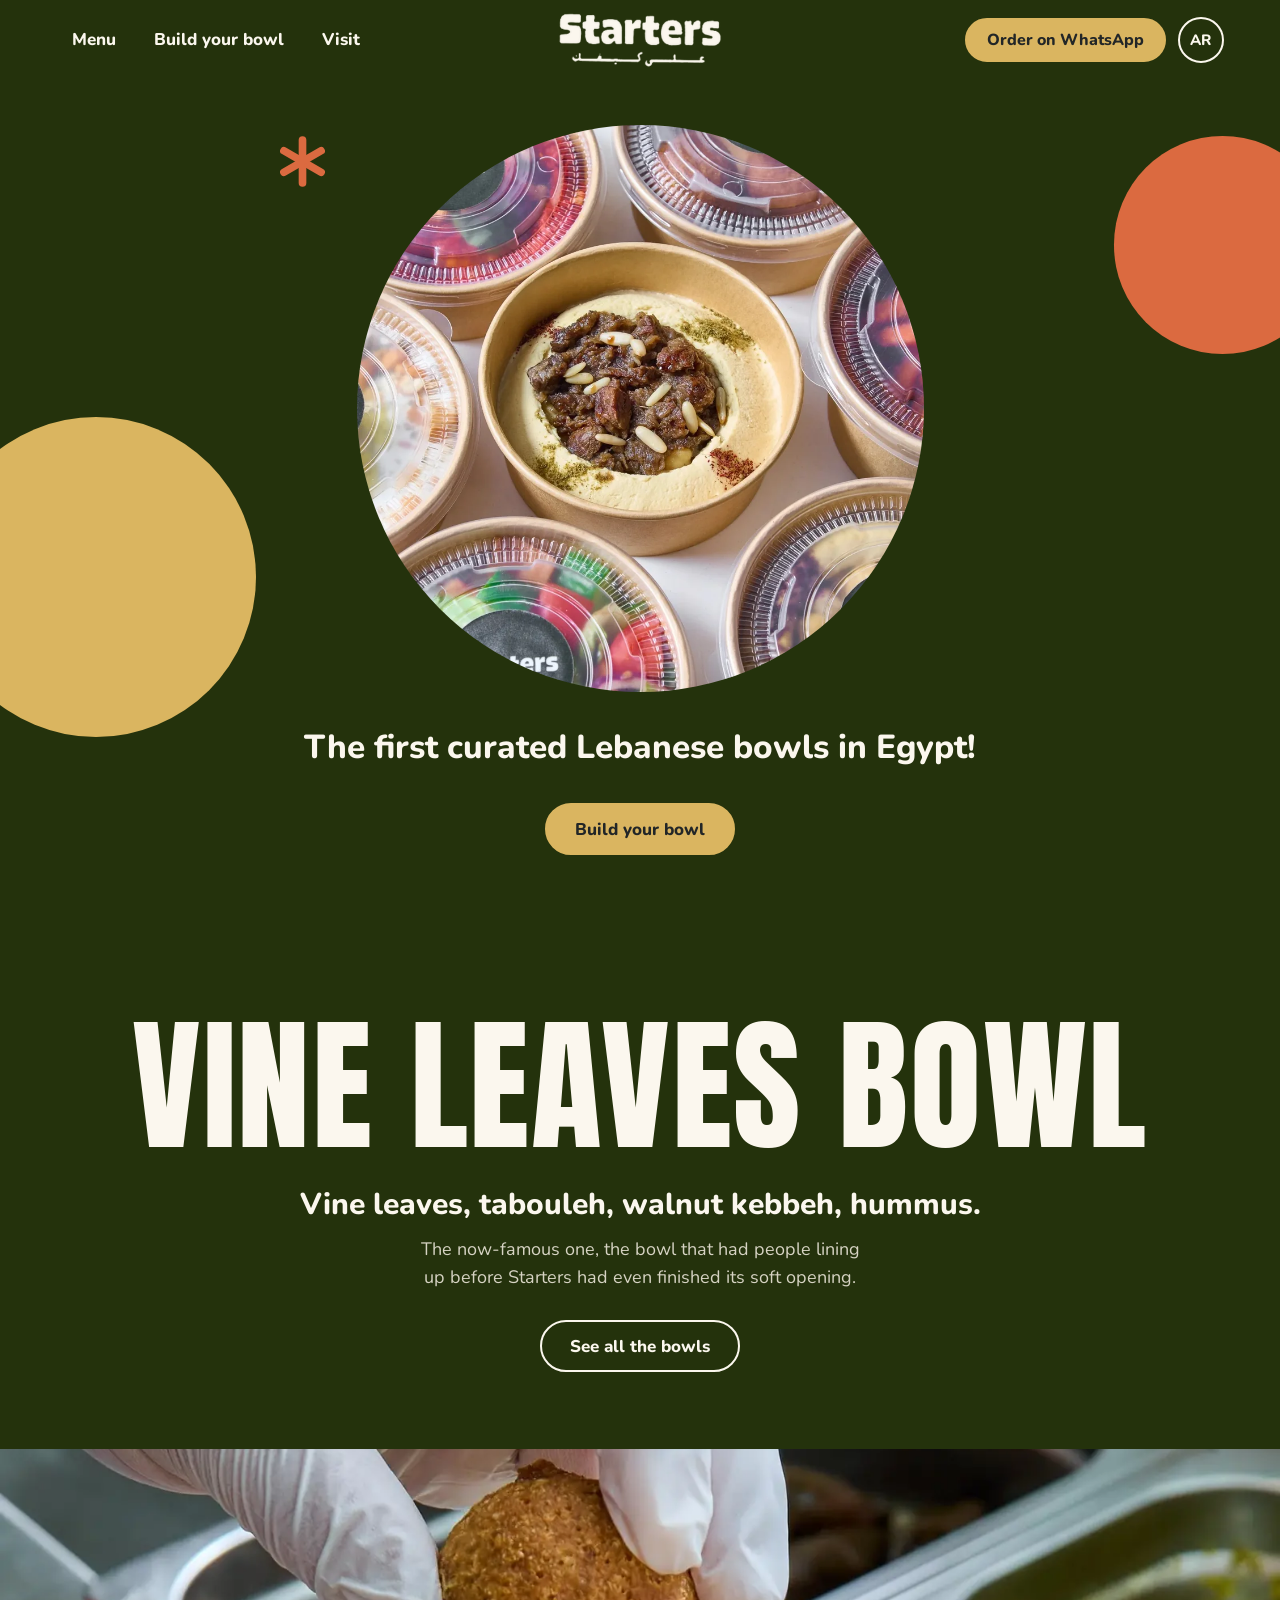
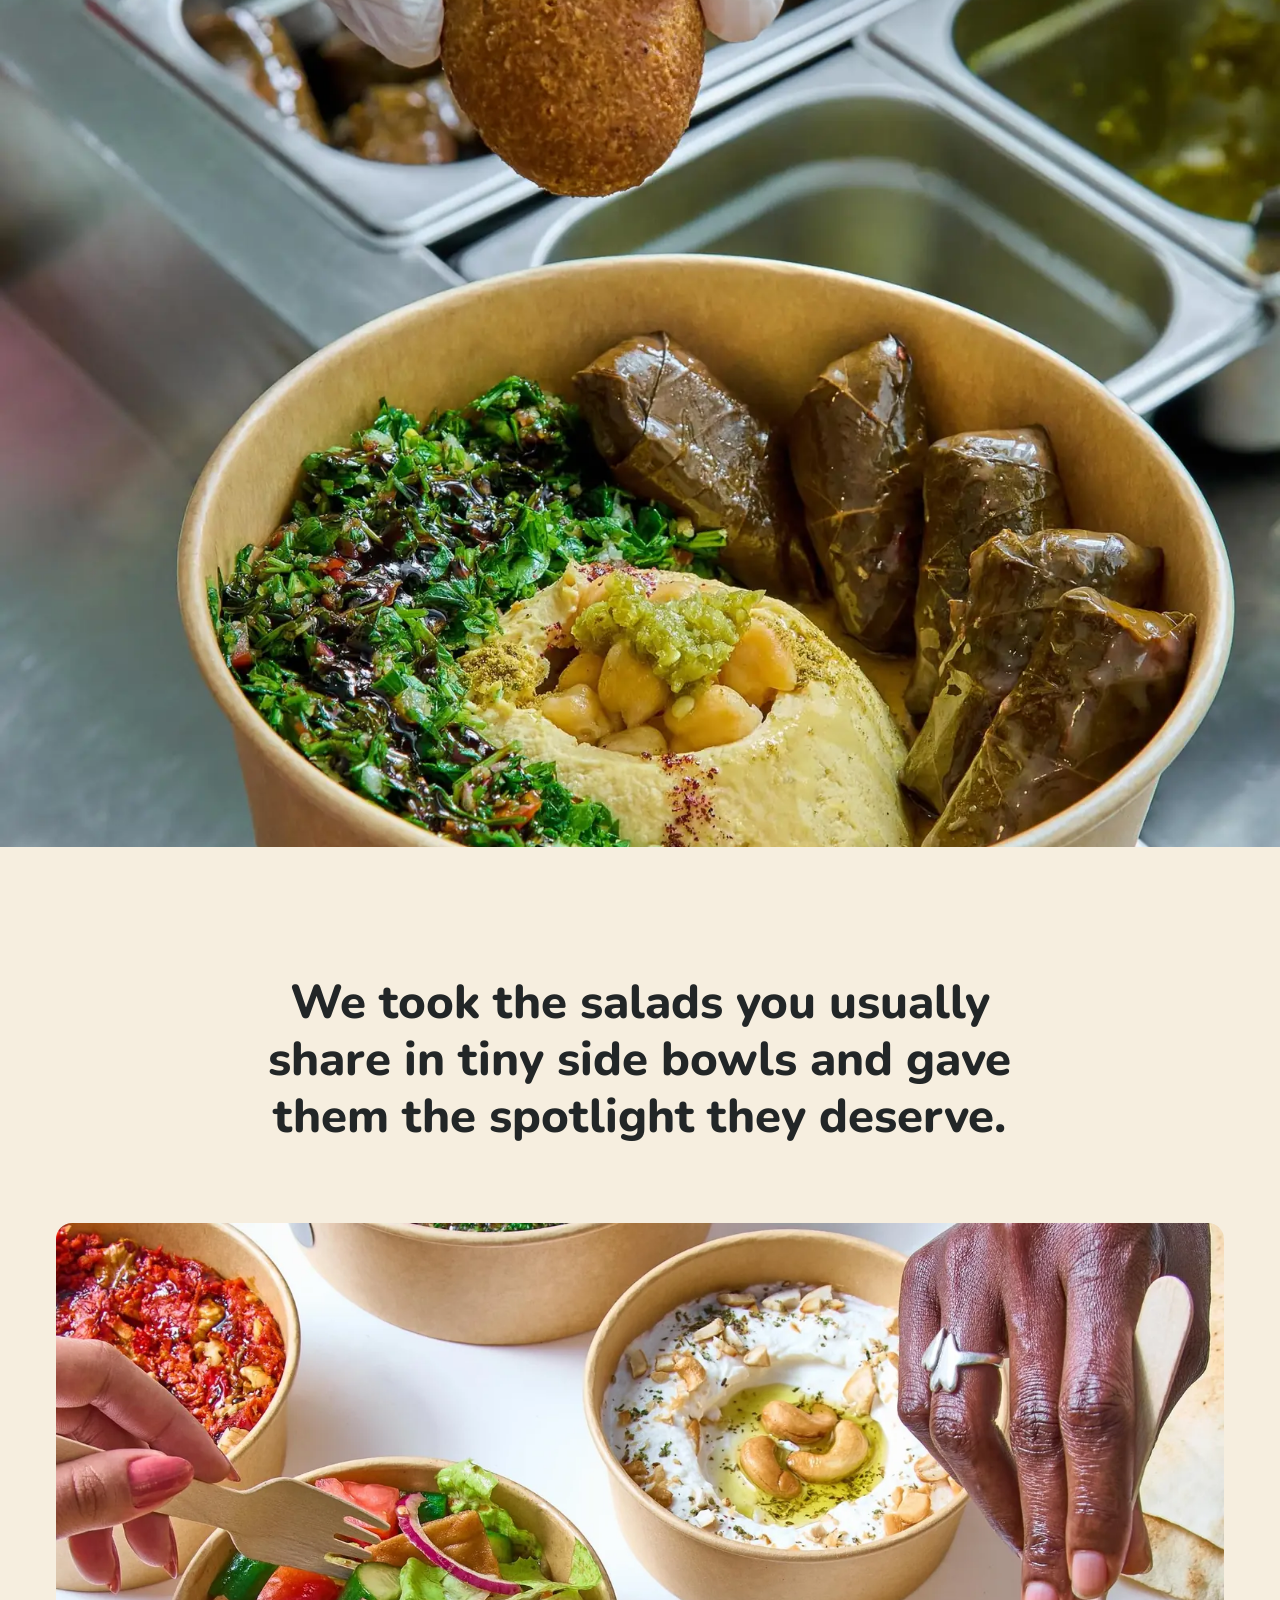
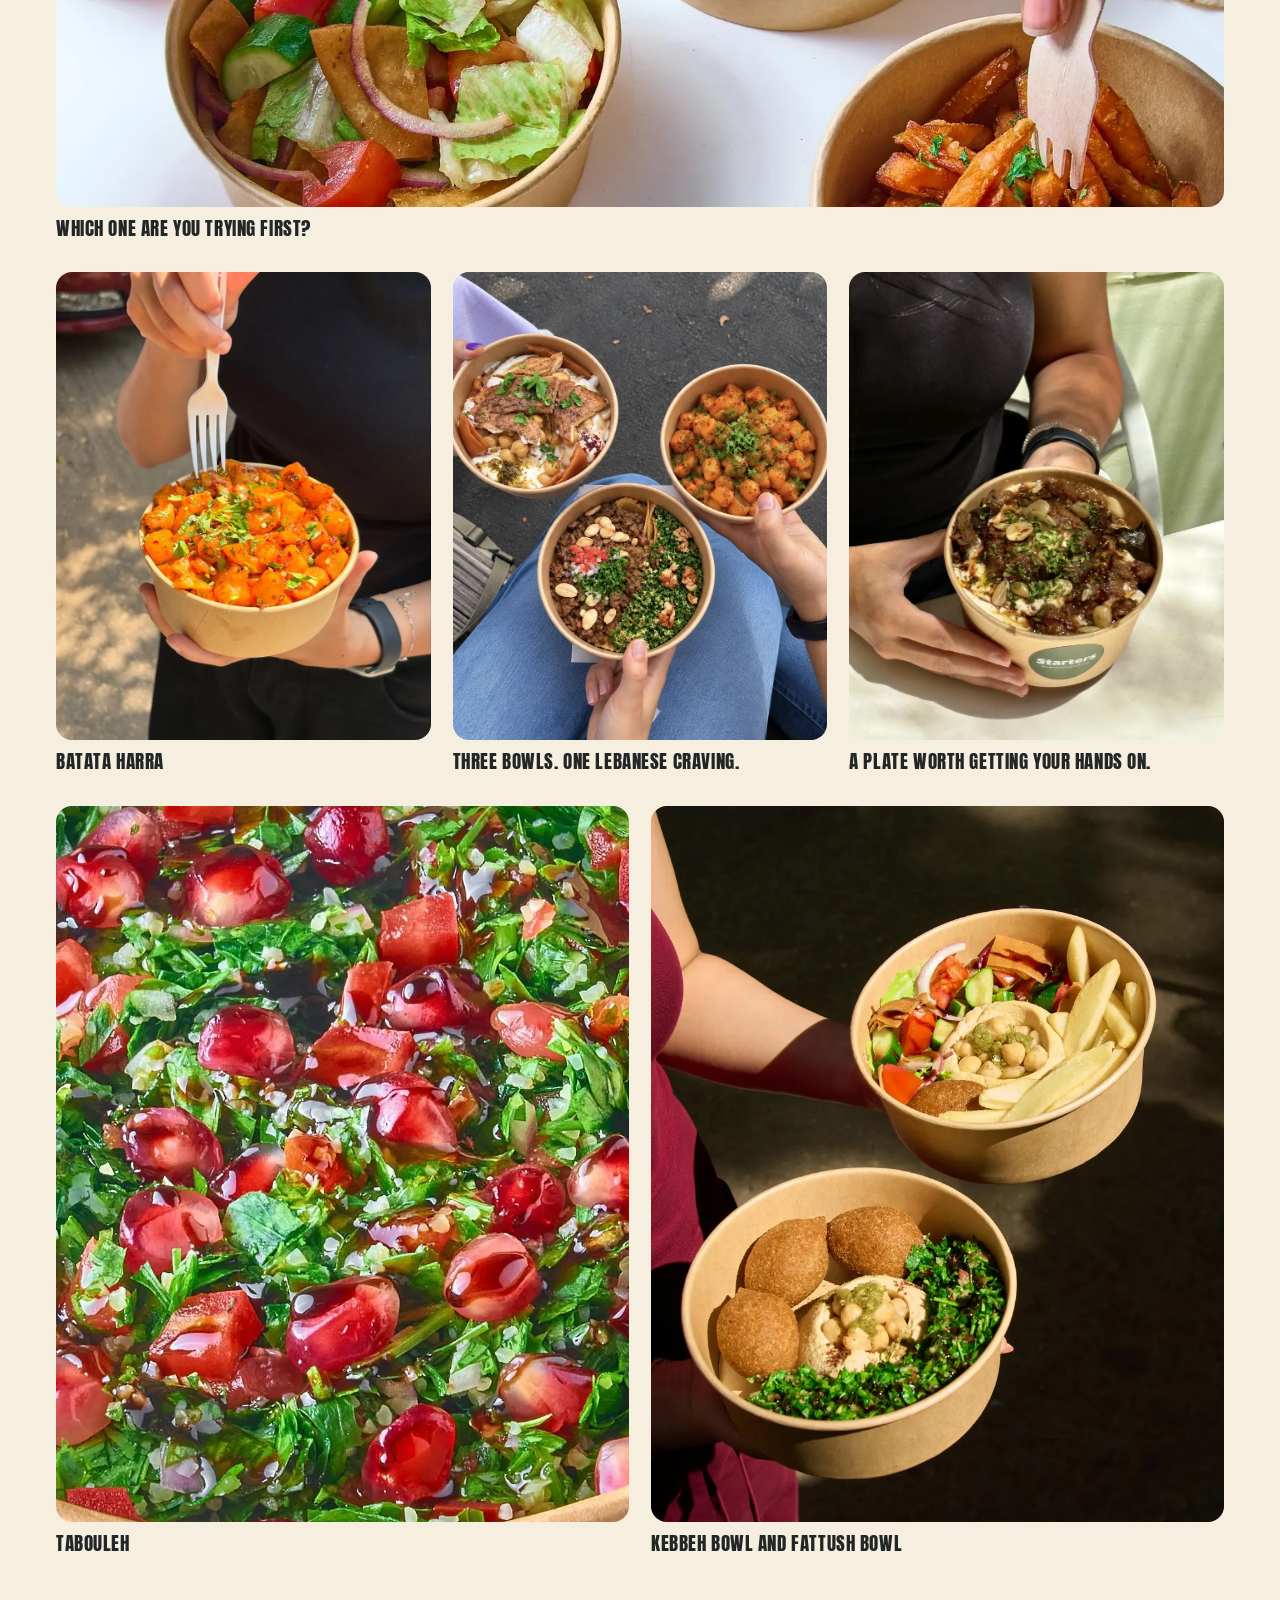
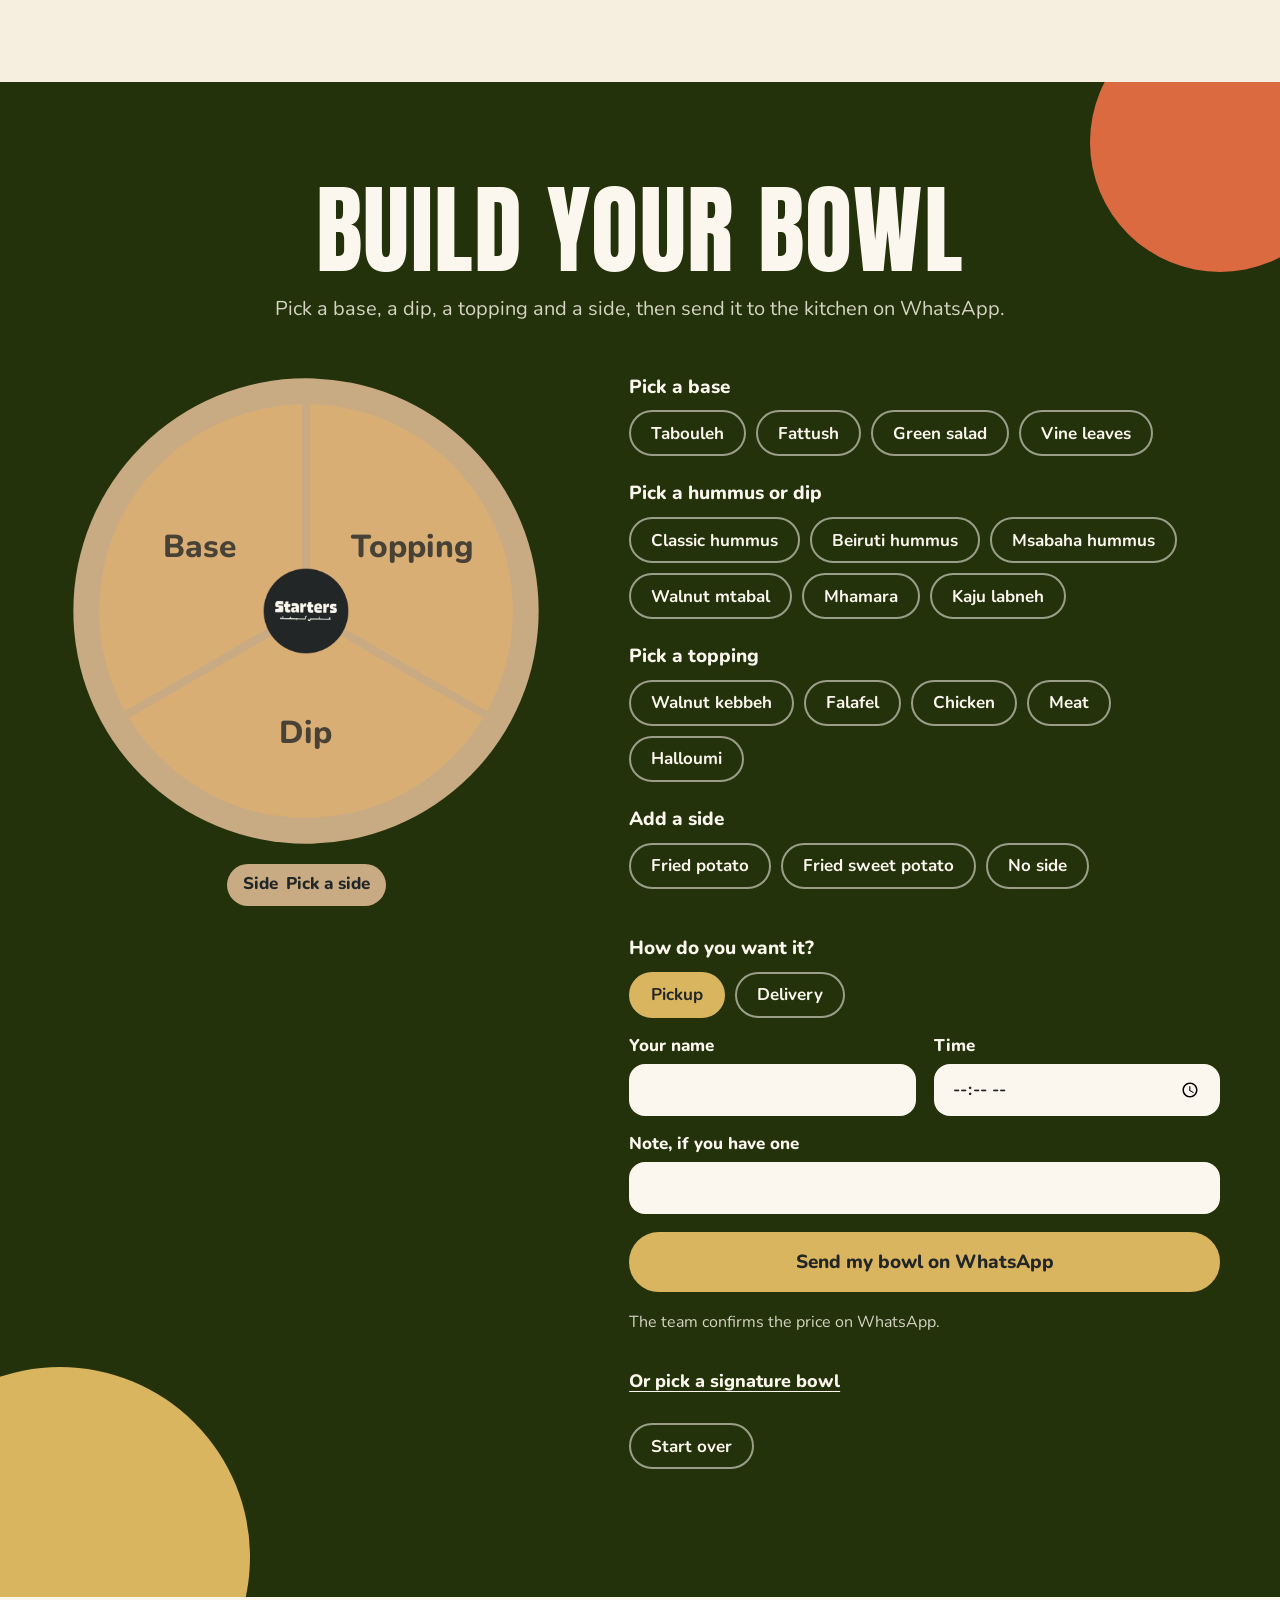
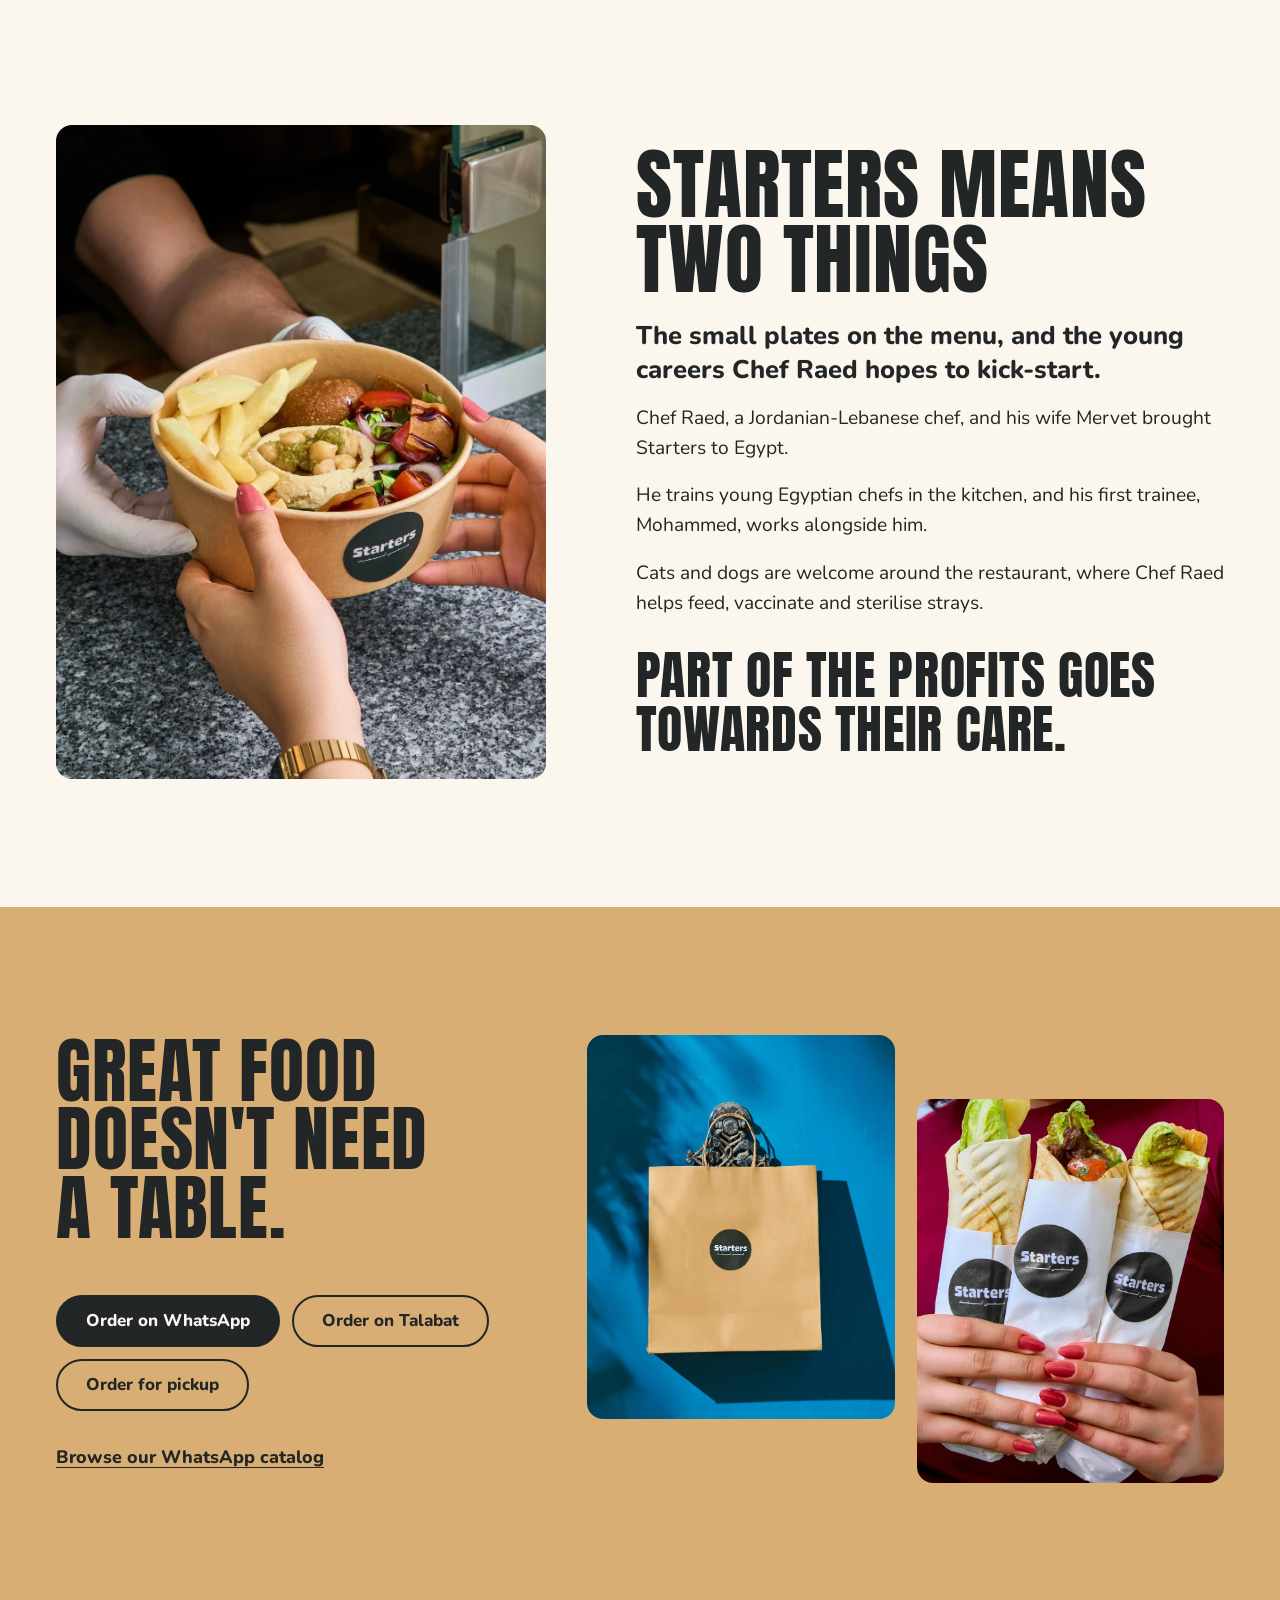
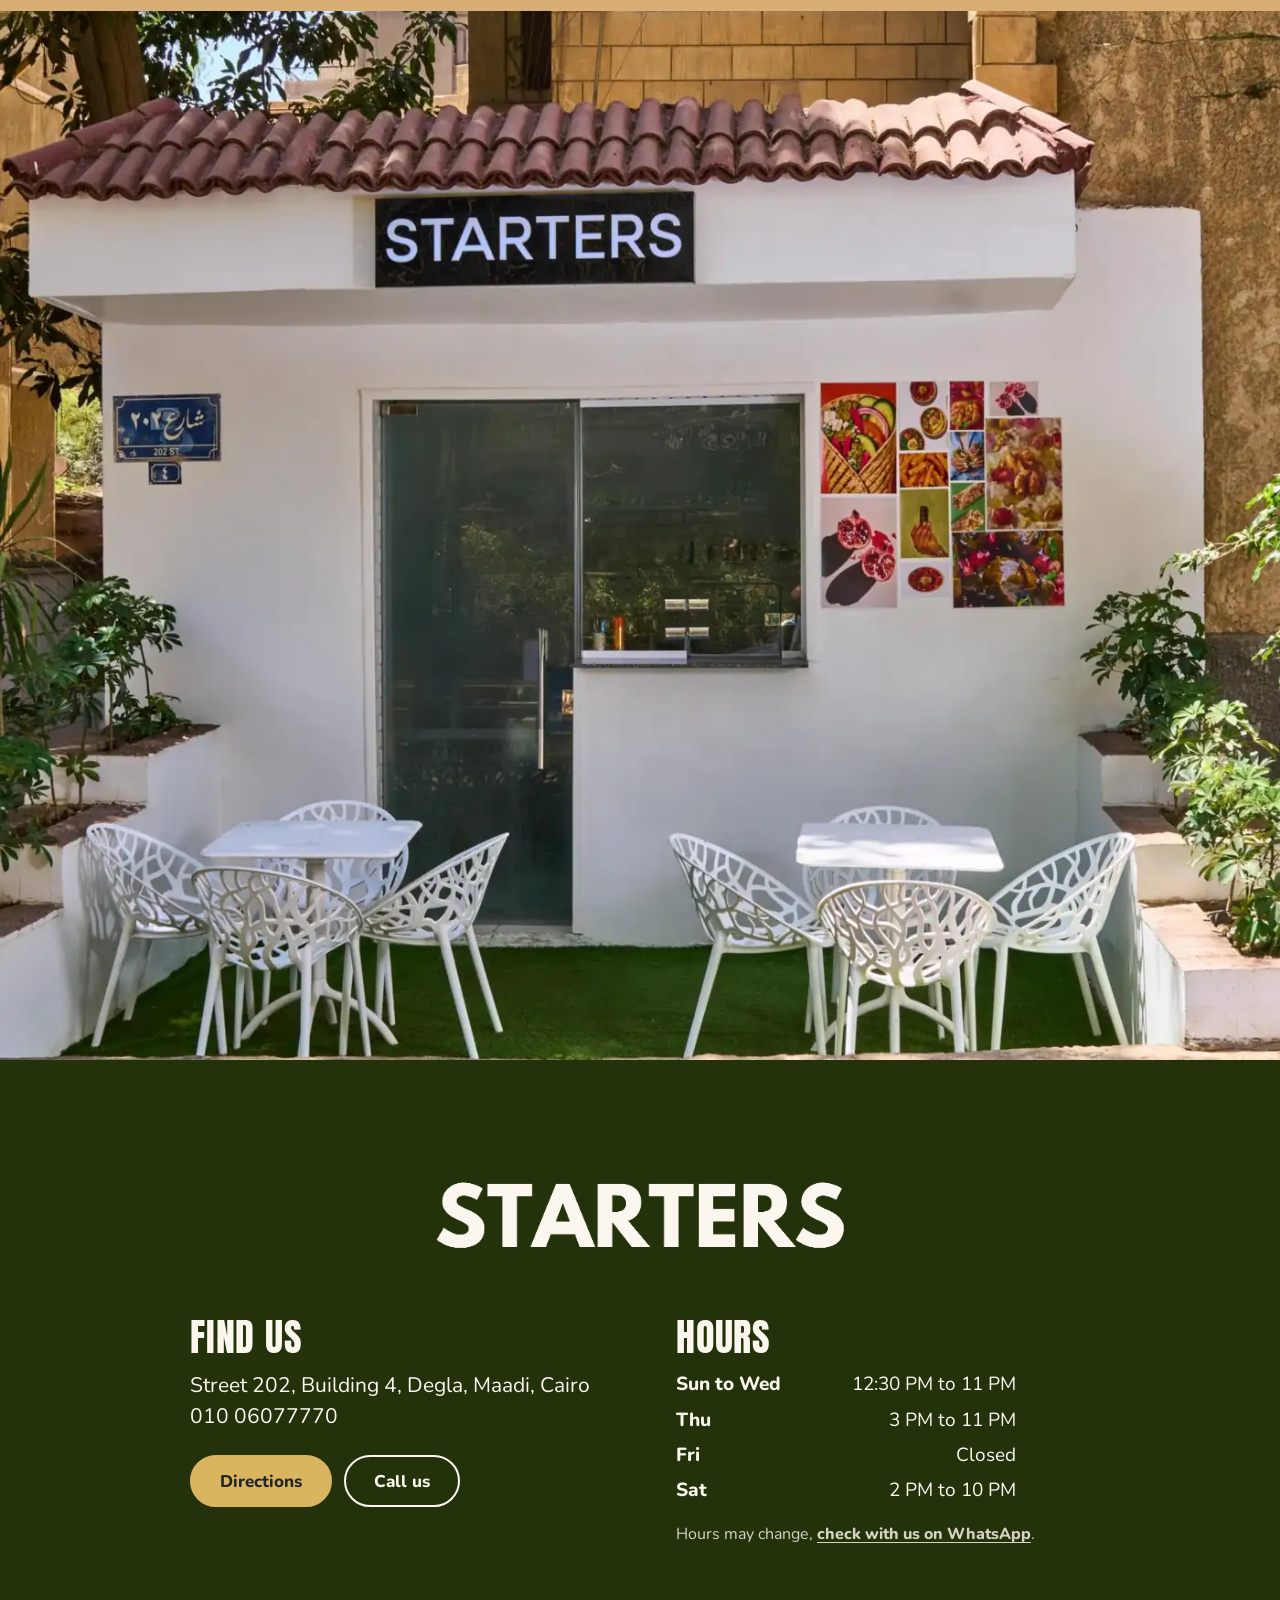
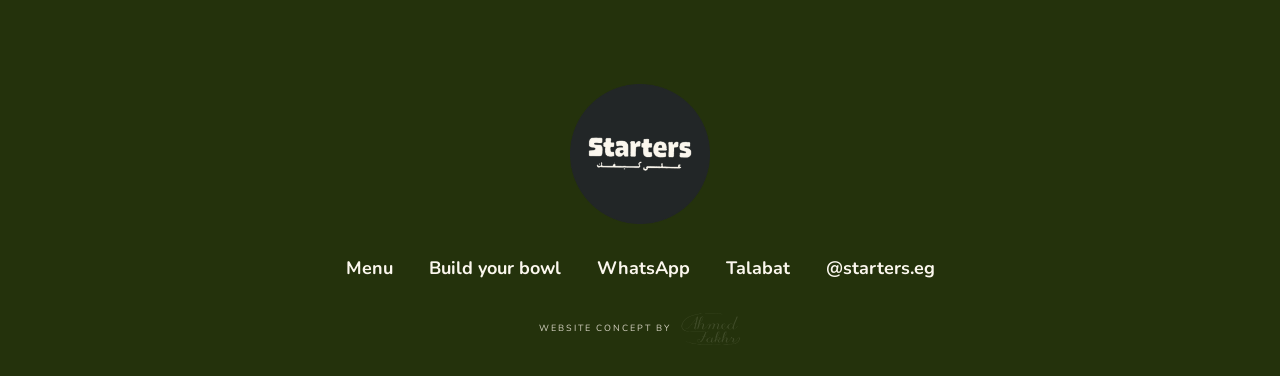
<file: index.html>
<!doctype html>
<html lang="en">
<head>
<meta charset="utf-8">
<meta name="viewport" content="width=device-width, initial-scale=1, minimum-scale=1">
<title>Starters | Curated Lebanese bowls in Maadi, Cairo</title>
<meta name="description" content="Curated Lebanese bowls from a small white kiosk in Degla, Maadi. Build your own bowl and send it to the kitchen on WhatsApp.">
<meta name="theme-color" content="#24320C">
<link rel="icon" href="img/icon.png" type="image/png">
<link rel="apple-touch-icon" href="img/apple-touch-icon.png">
<meta property="og:type" content="website">
<meta property="og:site_name" content="Starters">
<meta property="og:title" content="Starters | Curated Lebanese bowls in Maadi, Cairo">
<meta property="og:description" content="Curated Lebanese bowls from a small white kiosk in Degla, Maadi. Build your own bowl and send it to the kitchen on WhatsApp.">
<meta property="og:url" content="https://ahmedfakhr1.github.io/starters-preview/">
<meta property="og:image" content="https://ahmedfakhr1.github.io/starters-preview/img/og.jpg">
<meta name="twitter:card" content="summary_large_image">
<link rel="preload" href="fonts/anton-a6f395.woff2" as="font" type="font/woff2" crossorigin>
<link rel="preload" href="fonts/nunito-798ec6.woff2" as="font" type="font/woff2" crossorigin>
<link rel="preload" as="image" href="img/lockup-light.png">
<link rel="preload" as="image" href="img/hero-bowl.webp" fetchpriority="high">
<style>html{background:#24320C}html.fl:not(.veil) body{opacity:0}body{transition:opacity .25s ease}#veil{display:none}html.veil #veil{display:flex}</style>
<script>(function(){var d=document.documentElement,t0=Date.now(),seen=false,rm=false;try{seen=!!localStorage.getItem('st_seen')}catch(e){}try{rm=matchMedia('(prefers-reduced-motion: reduce)').matches}catch(e){}
var veil=!seen,fo=false,ho=false,rel=false,prog=.1;d.classList.add('fl');if(veil)d.classList.add('veil');
function bar(v){var b=document.getElementById('veil-bar');if(b){prog=Math.max(prog,v);b.style.transform='scaleX('+prog+')'}}
function end(){if(rel)return;rel=true;d.classList.remove('fl');bar(1);if(!veil)return;var w=Math.max(0,1200-(Date.now()-t0));setTimeout(function(){d.classList.add('veil-out');try{localStorage.setItem('st_seen','1')}catch(e){}setTimeout(function(){d.classList.remove('veil');d.classList.remove('veil-out')},rm?0:850)},w)}
function chk(){if(fo&&ho)end()}
var f=document.fonts;if(f&&f.load){Promise.all([f.load('400 1em Nunito'),f.load('800 1em Nunito'),f.load('1em Anton')]).then(function(){fo=true;bar(.5);chk()},function(){fo=true;chk()})}else{fo=true}
setTimeout(function(){fo=true;chk()},1200);
function hero(){var im=[].slice.call(document.querySelectorAll('img[data-first]'));if(!im.length){ho=true;chk();return}var n=im.length;im.forEach(function(i){var ok=function(){n--;bar(.5+.4*(1-n/im.length));if(n<=0){ho=true;chk()}};if(i.decode){i.decode().then(ok,ok)}else if(i.complete){ok()}else{i.onload=i.onerror=ok}})}
if(document.readyState==='loading')document.addEventListener('DOMContentLoaded',hero);else hero();
setTimeout(end,veil?2500:3000)})();</script>
<link rel="stylesheet" href="fonts.css?v=8">
<link rel="stylesheet" href="style.css?v=8">
<noscript><style>.bar{visibility:visible;transform:none}.menu-btn{display:none}</style></noscript>
<script src="site.js?v=8" defer></script>
<script type="application/ld+json">{"@context": "https://schema.org", "@type": "Restaurant", "name": "Starters", "description": "Curated Lebanese bowls from a small white kiosk with outdoor tables in Degla, Maadi, Cairo.", "url": "https://ahmedfakhr1.github.io/starters-preview/", "image": "https://ahmedfakhr1.github.io/starters-preview/img/og.jpg", "logo": "https://ahmedfakhr1.github.io/starters-preview/img/roundel.png", "servesCuisine": "Lebanese", "telephone": "+201006077770", "hasMenu": "https://ahmedfakhr1.github.io/starters-preview/menu.html", "address": {"@type": "PostalAddress", "streetAddress": "Street 202, Building 4, Degla", "addressLocality": "Maadi", "addressRegion": "Cairo", "addressCountry": "EG"}, "geo": {"@type": "GeoCoordinates", "latitude": 29.9534082, "longitude": 31.2721791}, "hasMap": "https://www.google.com/maps/place/Starters+Restaurant/@29.9534082,31.2721791,17z", "sameAs": ["https://www.instagram.com/starters.eg/"], "openingHoursSpecification": [{"@type": "OpeningHoursSpecification", "dayOfWeek": ["Sunday", "Monday", "Tuesday", "Wednesday"], "opens": "12:30", "closes": "23:00"}, {"@type": "OpeningHoursSpecification", "dayOfWeek": "Thursday", "opens": "15:00", "closes": "23:00"}, {"@type": "OpeningHoursSpecification", "dayOfWeek": "Saturday", "opens": "14:00", "closes": "22:00"}]}</script>
</head>
<body>
<div id="veil" aria-hidden="true"><img src="img/lockup-light.png" width="520" height="200" alt="" data-first><div class="vline"><i id="veil-bar"></i></div></div>
<a class="skip" href="#main">Skip to content</a>
<header class="site-head" id="top">
<div class="head-in">
<button class="icon-btn menu-btn" type="button" aria-label="Open menu" aria-expanded="false" aria-controls="drawer"><svg class="i-open" viewBox="0 0 24 24" aria-hidden="true" focusable="false"><g fill="none" stroke="currentColor" stroke-width="2.2" stroke-linecap="round" stroke-linejoin="round"><path d="M4 6h16"/><path d="M4 12h16"/><path d="M4 18h16"/></g></svg><svg class="i-close" viewBox="0 0 24 24" aria-hidden="true" focusable="false" style="display:none"><g fill="none" stroke="currentColor" stroke-width="2.2" stroke-linecap="round" stroke-linejoin="round"><path d="M18 6L6 18"/><path d="M6 6l12 12"/></g></svg></button>
<nav class="nav-l" aria-label="Main"><a href="menu.html">Menu</a><a href="#build">Build your bowl</a><a href="#visit">Visit</a></nav>
<a class="brand" href="index.html" aria-label="Starters, home"><img src="img/lockup-light.png" width="520" height="200" alt="Starters" data-first></a>
<div class="head-r"><a class="btn btn-sm" href="https://wa.me/201006077770?text=Hi%20Starters%2C" target="_blank" rel="noopener">Order on WhatsApp</a><button class="icon-btn ar-btn" type="button" aria-label="Switch to Arabic">AR</button></div>
</div>
</header>
<div class="drawer" id="drawer">
<a class="dl" href="menu.html">Menu</a>
<a class="dl" href="#build">Build your bowl</a>
<a class="dl" href="#visit">Visit</a>
<div class="dsub"><a class="btn" href="https://wa.me/201006077770?text=Hi%20Starters%2C" target="_blank" rel="noopener">Order on WhatsApp</a><a class="btn btn-ghost" href="https://www.talabat.com/egypt/restaurant/797655/starters-new-maadi-degla" target="_blank" rel="noopener">Talabat</a><a class="btn btn-ghost" href="https://www.instagram.com/starters.eg/" target="_blank" rel="noopener">Instagram</a></div>
</div>
<dialog class="ar" id="ar-dialog" aria-label="Arabic"><p>Arabic is not in this preview, it will be live in the final version.</p><button class="btn btn-ink" type="button" data-close>OK</button></dialog>
<main id="main">

<section class="hero" aria-labelledby="h1">
<div class="stage">
<span class="dd m" aria-hidden="true"></span><span class="dd t" aria-hidden="true"></span>
<span class="ast" aria-hidden="true"><svg viewBox="0 0 100 100" aria-hidden="true" focusable="false"><g stroke="currentColor" stroke-width="15" stroke-linecap="round"><path d="M50 8v84"/><path d="M13.600 29l72.800 42"/><path d="M13.600 71l72.800-42"/></g></svg></span>
<div class="circle"><img src="img/hero-bowl.webp" width="1000" height="1000" alt="Hummus with meat and pine nuts in a kraft bowl, ringed by lidded Starters bowls, seen from above" fetchpriority="high" data-first></div>
</div>
<h1 class="hero-line" id="h1">The first curated Lebanese bowls in Egypt!</h1>
<a class="btn" href="#build">Build your bowl</a>
</section>

<section class="vine" id="vine" aria-labelledby="vine-h">
<h2 class="anton" id="vine-h"><span>Vine Leaves</span> <span>Bowl</span></h2>
<p class="line">Vine leaves, tabouleh, walnut kebbeh, hummus.</p>
<p class="story">The now-famous one, the bowl that had people lining up before Starters had even finished its soft opening.</p>
<p class="go"><a class="btn btn-ghost" href="menu.html#bowls">See all the bowls</a></p>
<figure class="vine-photo"><picture><source media="(min-width: 900px)" srcset="img/vine-1600.webp"><img src="img/vine-900.webp" width="900" height="1200" alt="The Vine Leaves Bowl with tabouleh, hummus and vine leaves, a gloved hand dropping a walnut kebbeh in" loading="lazy" decoding="async"></picture></figure>
</section>

<section class="cream sec" id="gallery" aria-label="From the kitchen">
<div class="wrap fade">
<h2 class="statement">We took the salads you usually share in tiny side bowls and gave them the spotlight they deserve.</h2>
<div class="gallery">
<figure class="g g06"><picture><source media="(min-width: 900px)" srcset="img/g06-wide.webp" width="1600" height="800"><img src="img/g06-portrait.webp" width="900" height="1125" alt="A table of Starters bowls on white: vine leaves, mhamara, fattush, kaju labneh and fried sweet potato, with hands reaching in with wooden forks" loading="lazy" decoding="async"></picture><figcaption>Which one are you trying first?</figcaption></figure>
<figure class="g g13"><img src="img/g13.webp" width="900" height="1125" alt="Batata harra in a kraft bowl with a fork lifting a bite" loading="lazy" decoding="async"><figcaption>Batata harra</figcaption></figure>
<figure class="g g07"><img src="img/g07.webp" width="900" height="1125" alt="Three kraft bowls held over a lap on the street: fatteh, batata harra, and a meat and tabouleh bowl" loading="lazy" decoding="async"><figcaption>Three bowls. One Lebanese craving.</figcaption></figure>
<figure class="g g18"><img src="img/g18.webp" width="900" height="1125" alt="A kraft bowl of slow-cooked meat with almonds and parsley over a creamy base, held above a white table" loading="lazy" decoding="async"><figcaption>A plate worth getting your hands on.</figcaption></figure>
<figure class="g g11"><img src="img/g11.webp" width="900" height="1594" alt="Tabouleh with pomegranate seeds, close up in a kraft bowl" loading="lazy" decoding="async"><figcaption>Tabouleh</figcaption></figure>
<figure class="g g08"><img src="img/g08.webp" width="900" height="1200" alt="Two kraft bowls held in dappled shade: a kebbeh bowl with hummus and tabouleh, and a fattush bowl with fries" loading="lazy" decoding="async"><figcaption>Kebbeh bowl and Fattush bowl</figcaption></figure>
</div>
</div>
</section>

<section class="build" id="build" aria-labelledby="build-h">
<span class="dd t" aria-hidden="true"></span><span class="dd m" aria-hidden="true"></span>
<div class="build-in fade">
<div class="build-head"><h2 class="anton" id="build-h">Build your bowl</h2><p>Pick a base, a dip, a topping and a side, then send it to the kitchen on WhatsApp.</p></div>
<div class="bgrid">
<div class="pick-wrap">
<div class="disc-col">
<div class="disc"><svg viewBox="0 0 400 400" role="img" aria-label="Your bowl seen from above, split in thirds">
<circle cx="200" cy="200" r="198" fill="#C9AB83"/><circle cx="200" cy="200" r="176" fill="#D9AE74"/>
<g stroke="#C9AB83" stroke-width="7" stroke-linecap="round"><path d="M200 200V26"/><path d="M200 200L350.500 287"/><path d="M200 200L49.500 287"/></g>
<image href="img/roundel.png" x="164" y="164" width="72" height="72"/>
<text id="t-base" class="hint"></text><text id="t-dip" class="hint"></text><text id="t-top" class="hint"></text>
</svg></div>
<div class="side-pill"><span>Side</span><b id="side-val">Pick a side</b></div>
<p class="sr" id="bowl-sum" aria-live="polite">Your bowl is empty.</p>
</div>
<div class="groups">
<fieldset class="grp"><legend>Pick a base</legend><div class="chips"><button class="chip" type="button" data-k="base" data-v="Tabouleh" aria-pressed="false">Tabouleh</button><button class="chip" type="button" data-k="base" data-v="Fattush" aria-pressed="false">Fattush</button><button class="chip" type="button" data-k="base" data-v="Green salad" aria-pressed="false">Green salad</button><button class="chip" type="button" data-k="base" data-v="Vine leaves" aria-pressed="false">Vine leaves</button></div></fieldset>
<fieldset class="grp"><legend>Pick a hummus or dip</legend><div class="chips"><button class="chip" type="button" data-k="dip" data-v="Classic hummus" aria-pressed="false">Classic hummus</button><button class="chip" type="button" data-k="dip" data-v="Beiruti hummus" aria-pressed="false">Beiruti hummus</button><button class="chip" type="button" data-k="dip" data-v="Msabaha hummus" aria-pressed="false">Msabaha hummus</button><button class="chip" type="button" data-k="dip" data-v="Walnut mtabal" aria-pressed="false">Walnut mtabal</button><button class="chip" type="button" data-k="dip" data-v="Mhamara" aria-pressed="false">Mhamara</button><button class="chip" type="button" data-k="dip" data-v="Kaju labneh" aria-pressed="false">Kaju labneh</button></div></fieldset>
<fieldset class="grp"><legend>Pick a topping</legend><div class="chips"><button class="chip" type="button" data-k="top" data-v="Walnut kebbeh" aria-pressed="false">Walnut kebbeh</button><button class="chip" type="button" data-k="top" data-v="Falafel" aria-pressed="false">Falafel</button><button class="chip" type="button" data-k="top" data-v="Chicken" aria-pressed="false">Chicken</button><button class="chip" type="button" data-k="top" data-v="Meat" aria-pressed="false">Meat</button><button class="chip" type="button" data-k="top" data-v="Halloumi" aria-pressed="false">Halloumi</button></div></fieldset>
<fieldset class="grp"><legend>Add a side</legend><div class="chips"><button class="chip" type="button" data-k="side" data-v="Fried potato" aria-pressed="false">Fried potato</button><button class="chip" type="button" data-k="side" data-v="Fried sweet potato" aria-pressed="false">Fried sweet potato</button><button class="chip" type="button" data-k="side" data-v="No side" aria-pressed="false">No side</button></div></fieldset>
</div>
</div>
<div class="order">
<fieldset class="grp"><legend>How do you want it?</legend><div class="chips"><button class="chip" type="button" data-k="mode" data-v="Pickup" aria-pressed="true">Pickup</button><button class="chip" type="button" data-k="mode" data-v="Delivery" aria-pressed="false">Delivery</button></div></fieldset>
<div class="row2">
<label class="field"><span>Your name</span><input id="f-name" type="text" autocomplete="name"></label>
<label class="field"><span>Time</span><input id="f-time" type="time"></label>
</div>
<label class="field"><span>Note, if you have one</span><input id="f-note" type="text"></label>
<a class="btn btn-wa" id="send" href="https://wa.me/201006077770?text=Hi%20Starters%2C%20I%27d%20like%20to%20make%20my%20own%20bowl." target="_blank" rel="noopener">Send my bowl on WhatsApp</a>
<p class="fine">The team confirms the price on WhatsApp.</p>
<details class="sigs"><summary>Or pick a signature bowl</summary><ul>
<li><a href="https://wa.me/201006077770?text=Hi%20Starters%2C%20I%27d%20like%20the%20Tabouleh%20bowl." data-sig="Tabouleh bowl" aria-label="Tabouleh bowl on WhatsApp" target="_blank" rel="noopener"><strong>Tabouleh bowl</strong><span>Tabouleh, fried potatoes, hummus, walnut kebbeh</span></a></li><li><a href="https://wa.me/201006077770?text=Hi%20Starters%2C%20I%27d%20like%20the%20Fattush%20bowl." data-sig="Fattush bowl" aria-label="Fattush bowl on WhatsApp" target="_blank" rel="noopener"><strong>Fattush bowl</strong><span>Fattoush, fried potatoes, hummus, walnut kebbeh</span></a></li><li><a href="https://wa.me/201006077770?text=Hi%20Starters%2C%20I%27d%20like%20the%20Vine%20Leaves%20Bowl." data-sig="Vine Leaves Bowl" aria-label="Vine Leaves Bowl on WhatsApp" target="_blank" rel="noopener"><strong>Vine Leaves Bowl</strong><span>Vine leaves, tabouleh, walnut kebbeh, hummus</span></a></li><li><a href="https://wa.me/201006077770?text=Hi%20Starters%2C%20I%27d%20like%20the%20Falafel%20bowl." data-sig="Falafel bowl" aria-label="Falafel bowl on WhatsApp" target="_blank" rel="noopener"><strong>Falafel bowl</strong><span>Falafel, fried potato, green salad, hummus</span></a></li><li><a href="https://wa.me/201006077770?text=Hi%20Starters%2C%20I%27d%20like%20the%20Kebbeh%20bowl." data-sig="Kebbeh bowl" aria-label="Kebbeh bowl on WhatsApp" target="_blank" rel="noopener"><strong>Kebbeh bowl</strong><span>Walnut kebbeh, tabouleh, hummus</span></a></li><li><a href="https://wa.me/201006077770?text=Hi%20Starters%2C%20I%27d%20like%20the%20Chicken%20fries%20bowl." data-sig="Chicken fries bowl" aria-label="Chicken fries bowl on WhatsApp" target="_blank" rel="noopener"><strong>Chicken fries bowl</strong><span>Chicken, fried potatoes, garlic sauce</span></a></li><li><a href="https://wa.me/201006077770?text=Hi%20Starters%2C%20I%27d%20like%20the%20Meat%20bowl." data-sig="Meat bowl" aria-label="Meat bowl on WhatsApp" target="_blank" rel="noopener"><strong>Meat bowl</strong><span>Meat, fried potatoes, tahini</span></a></li>
</ul></details>
<p><button class="chip" type="button" id="reset">Start over</button></p>
</div>
</div>
</div>
</section>

<section class="sec chefsec" id="chef" aria-labelledby="chef-h">
<div class="wrap chef fade">
<figure class="chef-photo"><img src="img/chef-handover.webp" width="1100" height="1467" alt="A fattush bowl with fries and hummus handed over the counter at the Starters window" loading="lazy" decoding="async"></figure>
<div class="copy">
<h2 class="anton" id="chef-h">Starters means two things</h2>
<p>The small plates on the menu, and the young careers Chef Raed hopes to kick-start.</p>
<p>Chef Raed, a Jordanian-Lebanese chef, and his wife Mervet brought Starters to Egypt.</p>
<p>He trains young Egyptian chefs in the kitchen, and his first trainee, Mohammed, works alongside him.</p>
<p>Cats and dogs are welcome around the restaurant, where Chef Raed helps feed, vaccinate and sterilise strays.</p>
<p class="pull">Part of the profits goes towards their care.</p>
</div>
</div>
</section>

<section class="kraft sec street" id="order" aria-labelledby="street-h">
<div class="wrap fade">
<h2 class="anton" id="street-h">Great food doesn't need a table.</h2>
<div class="pair">
<img src="img/pair-bag.webp" width="900" height="1125" alt="A kraft Starters bag with the round black sticker, hung on an iron handle against a blue wall" loading="lazy" decoding="async">
<img src="img/pair-wraps.webp" width="900" height="1125" alt="Three wraps in white sleeves with the round black Starters sticker, held in two hands" loading="lazy" decoding="async">
</div>
<div class="ctas"><a class="btn btn-ink" href="https://wa.me/201006077770?text=Hi%20Starters%2C" target="_blank" rel="noopener">Order on WhatsApp</a><a class="btn btn-ghost" href="https://www.talabat.com/egypt/restaurant/797655/starters-new-maadi-degla" target="_blank" rel="noopener">Order on Talabat</a><a class="btn btn-ghost" href="https://wa.me/201006077770?text=Hi%20Starters%2C%20I%27d%20like%20to%20order%20for%20pickup." target="_blank" rel="noopener">Order for pickup</a></div>
<p class="small"><a href="https://wa.me/c/201006077770" target="_blank" rel="noopener">Browse our WhatsApp catalog</a></p>
</div>
</section>

<section class="visit" id="visit" aria-labelledby="visit-h">
<figure class="visit-photo"><picture><source media="(min-width: 900px)" srcset="img/visit-1400.webp"><img src="img/visit-900.webp" width="900" height="1200" alt="The Starters kiosk on Street 202: white with a tile roof, the black STARTERS sign and white chairs on green turf" loading="lazy" decoding="async"></picture></figure>
<div class="vpanel">
<img class="sign" src="img/sign-light.png" width="534" height="100" alt="STARTERS" loading="lazy">
<div class="vcols fade">
<div>
<h2 id="visit-h">Find us</h2>
<address>Street 202, Building 4, Degla, Maadi, Cairo<br>010 06077770</address>
<div class="vbtns"><a class="btn" href="https://www.google.com/maps/place/Starters+Restaurant/@29.9534082,31.2721791,17z" target="_blank" rel="noopener">Directions</a><a class="btn btn-ghost" href="tel:+201006077770">Call us</a></div>
</div>
<div>
<h2>Hours</h2>
<dl class="hours"><div><dt>Sun to Wed</dt><dd>12:30 PM to 11 PM</dd></div><div><dt>Thu</dt><dd>3 PM to 11 PM</dd></div><div><dt>Fri</dt><dd>Closed</dd></div><div><dt>Sat</dt><dd>2 PM to 10 PM</dd></div></dl>
<p class="hnote">Hours may change, <a href="https://wa.me/201006077770?text=Hi%20Starters%2C" target="_blank" rel="noopener">check with us on WhatsApp</a>.</p>
</div>
</div>
</div>
</section>

</main>
<footer class="foot">
<img class="roundel" src="img/roundel.png" width="480" height="480" alt="Starters sticker" loading="lazy">
<nav class="flinks" aria-label="Footer"><a href="menu.html">Menu</a><a href="#build">Build your bowl</a><a href="https://wa.me/201006077770" target="_blank" rel="noopener">WhatsApp</a><a href="https://www.talabat.com/egypt/restaurant/797655/starters-new-maadi-degla" target="_blank" rel="noopener">Talabat</a><a href="https://www.instagram.com/starters.eg/" target="_blank" rel="noopener">@starters.eg</a></nav>
<p class="credit"><a class="sig" href="https://ahmedfakhr1.github.io/" rel="noopener" title="Website concept by Ahmed Fakhreldin"><span class="sig-by">Website concept by</span><span class="sr">Ahmed Fakhreldin</span><svg viewBox="-16 -123 301 172" aria-hidden="true" focusable="false"><defs><mask id="sig-pen" maskUnits="userSpaceOnUse" x="-80" y="-180" width="760" height="300"><g class="pen"><path pathLength="1" style="animation-delay:0.10s;animation-duration:0.32s" d="M8.2 -39l2 1.2 1.2 0.4 1.4 0.1 1.6-0.3 1.7-0.7 2-1.2 5.2-4.7 7-8 8.4-10.2 8.6-11 16.8-22.7 1.8-2 0.9-0.2 -0.1 1.7 -1.2 6.4 -3.2 14.3 -2.4 10.5 -5.3 21.1 -0.4 2.1 -0.1 2.6 0.6 1.9 1.5 1 1.1 0.1 2.6-0.4 1.5-0.8 3.2-2.7 4.9-5.5"/><path pathLength="1" style="animation-delay:0.50s;animation-duration:0.05s" d="M35.4 -60.5l6.3-1.4 7.3-1 7-0.4 6.6 0.3"/><path pathLength="1" style="animation-delay:0.64s;animation-duration:0.51s" d="M70.1 -51.5l11.6-15.7 6.3-9.3 3.1-5.2 2.8-6.3 1.6-5.6 0-2.1 -0.4-1.7 -0.8-1.3 -1.4-0.5 -1.9 0.2 -2.2 1.1 -2 1.6 -1.7 2 -1.4 2.5 -1.4 3.4 -3.2 9.4 -3.6 12.8 -3.9 16.2 -1.6 7.5 -0.3 2.9 5.3-10.1 4.2-5.8 2.6-3.1 2.5-2.3 2.4-1.4 2.3-0.9 2.3-0.4 2.3 0 1.8 0.4 1.3 0.9 0.9 1.3 0.4 1.7 -0.1 2.1 -0.5 2.6 -3.4 9.2 -0.6 2.6 0 2.1 0.4 1.7 0.8 1.3 1.1 0.9 1.1 0.4 1.2 0 1.6-0.4 4.3-2 3.2-2.3 3.7-4.3 10.3-13.2 2.5-2.3 2.5-1.4 2-0.6 1.5 0.3 1.1 1 0.6 1.2 0.1 1.1 -0.3 1.6 -3.8 11.2 -4.2 10.1"/><path pathLength="1" style="animation-delay:1.22s;animation-duration:0.12s" d="M127 -45.5l4.4-6.9 2.3-3.1 2.6-3.1 2.5-2.3 2.4-1.4 2.4-0.9 2.3-0.4 2.2 0 1.8 0.4 1.4 0.9 0.8 1.1 0.5 1.2 0 1.1 -3 9.6 -5.3 12.9"/><path pathLength="1" style="animation-delay:1.42s;animation-duration:0.17s" d="M148.2 -45.5l4.4-6.9 4.9-6.2 2.5-2.3 2.4-1.4 2.4-0.9 2.3-0.4 2.2 0 1.8 0.4 1.4 0.9 0.8 1.3 0.4 1.7 0 2.1 -0.6 2.6 -3.4 9.2 -0.5 2.6 -0.1 2.1 0.4 1.7 0.9 1.3 1 0.9 1.1 0.4 1.2 0 1.6-0.4 4.3-2 1.8-1.2 1.4-1.1 1.6-1.7 6.9-8.7"/><path pathLength="1" style="animation-delay:1.67s;animation-duration:0.18s" d="M193.4 -42.4l6.3-3.2 1.5-1.2 2.6-3 2.4-4.4 0.7-2.2 0.2-2.3 -0.3-1.8 -0.7-1.4 -1-1 -1.1-0.6 -2.6 0.1 -4.2 1.9 -2 1.6 -1.6 1.9 -1.2 2.5 -0.9 2.8 -0.5 6.4 0.5 2.7 0.9 2.3 1.4 1.8 1.8 1.4 2.2 1 2.2 0.6 2.3 0.1 2.3-0.2 4.6-1.8 3.5-2.3 1.4-1.4 7.5-9.4"/><path pathLength="1" style="animation-delay:1.93s;animation-duration:0.43s" d="M249.1 -54.5l-1.7-4.2 -1.3-1.8 -1.9-1.4 -2.2-1 -2.2-0.6 -4.5 0.1 -4.7 1.8 -3.5 2.3 -2.6 3 -2.4 4.4 -0.7 2.3 -0.2 2.3 0.2 2.2 0.6 2.3 1.1 2.1 1.5 1.7 2 1.3 2.2 0.9 2.2 0.4 2.3 0 2.3-0.4 2.4-0.9 2.3-1.3 1.8-1.7 1.5-2.1 3.3-6.8 20.5-46.9 -13.8 32.1 -1.4 4 -1.7 5.3 -2.2 9.4 -0.3 3.4 0.1 2.5 0.7 1.7 2.1 1.6 2.6-0.1 4.2-1.8 3.5-2.3 1.4-1.4 7.5-9.4"/><path pathLength="1" style="animation-delay:2.43s;animation-duration:0.74s" d="M193.3 -110.5l-6.7-2.7 -5.3-1.3 -7.1-1.1 -8.9-0.8 -11.2-0.6 -13.4-0.3 -14.7 0.2 -15.2 0.6 -15.7 1.1 -15.1 1.8 -14.3 2.4 -13.4 3 -11.9 3.4 -10.6 4 -9.5 4.7 -8.4 5.5 -7.4 6.4 -6 6.9 -4.7 7.5 -3.3 7.4 -2 6.2 -0.5 4.9 0.6 4.6 1.5 4.7 2.5 4.7 3.6 4 4.7 3 5.9 2.3 7.5 1.7 9.1 1.1 21.4 1.4 22.1 0.5 8.8 0 18.6-0.6 4.3 0.1 11.3 2 3.1 0.3 2.8-0.1 2.5-0.5 4.5-2"/><path pathLength="1" style="animation-delay:3.25s;animation-duration:0.19s" d="M109.7 -21.5l-7.4 18.7 -5 11.6 -2.4 4.9 -4.6 7.4 -2.2 2.7 -2.2 2 -2 1.5 -4.1 2.1 -2 0.5 -1.9 0.1 -2-0.2 -1.8-0.6 -1.8-1 -1.5-1.3 -1-1.7 -0.9-3.9 0-1.9 0.4-1.7 0.8-1.3 1-1 1.4-0.6 1.8-0.3 3.8 0.6 3.9 2"/><path pathLength="1" style="animation-delay:3.52s;animation-duration:0.04s" d="M89.3 1.7l23.2 0"/><path pathLength="1" style="animation-delay:3.64s;animation-duration:1.68s" d="M139.5 14.5l-1.4-3.5 -1.2-1.5 -1.6-1.2 -1.8-0.9 -1.9-0.5 -1.9-0.1 -4 0.9 -3.6 1.9 -2.4 2 -1.1 1.5 -2.1 3.7 -0.5 1.9 -0.2 2 0.7 3.8 0.9 1.8 1.3 1.5 1.7 1.1 3.8 1.1 1.9 0 4-1.1 1.9-1.1 1.6-1.5 1.2-1.8 5.8-12.4 1.1-1.8 -2.7 10.6 -0.4 3.1 0 2.5 0.4 1.6 0.9 1.1 0.9 0.6 0.9 0.2 2.6-0.6 3.7-1.8 2.6-2 1.5-1.7 11.1-14.5 8.7-12.5 2.9-4.7 3.4-7.8 0.6-2.3 0.2-2 -0.2-1.5 -0.6-1.2 -1-0.8 -1.5 0 -1.9 0.8 -1.8 1.2 -1.4 1.5 -1.3 2 -2.5 6 -2.8 9 -3.1 11.8 -3.3 14.2 -0.6 3.8 0.5-0.3 1.2-2.8 2.4-4.4 5.4-7.5 2.2-2.2 2.1-1.4 2-0.9 2-0.5 1.9-0.1 1.7 0.3 1.2 0.6 0.9 0.9 0.5 1.4 0 1.6 -0.4 1.9 -1.1 1.4 -1.8 1.1 -2.2 0.7 -2.6 0.4 -2.7 0.1 -1.1 0.3 2.3 2 1.3 1.9 2.3 6.7 0.9 1.1 0.9 0.6 1 0.2 1.1-0.1 1.5-0.5 3.6-1.8 1.5-1 2.6-2.7 8.6-11.1 5.5-7.5 7.5-11 3.6-7.3 1.6-4.9 0.2-2 -0.2-1.5 -0.6-1.2 -1.1-0.8 -1.4 0 -1.9 0.8 -1.8 1.2 -1.5 1.5 -1.2 2 -1.2 2.7 -2.7 7.4 -3 10.4 -3.2 13.3 -2.3 11 0.6-0.3 2.4-5.2 2.6-4.2 4-5.3 2.1-2.2 2.1-1.4 2-0.9 2-0.5 2-0.1 1.6 0.3 1.3 0.6 0.9 0.9 0.4 1.4 0.1 1.6 -0.3 2.1 -0.7 2.4 -2.2 5.4 -0.7 4.3 0.2 1.5 0.6 1.2 0.8 0.9 1 0.5 2.2-0.1 1.6-0.6 3.6-1.9 2.5-2.2 8.2-10.4 6.4-9 0.5 0 -0.1 1.4 0.6 1.5 1.8 0.7 2.6 0.1 2.2 0.4 1.4 0.7 0.7 1.1 0.3 1.5 0 1.8 -1.3 4.7 -2 4.9 -0.4 2.4 1.1 2 0.9 0.7 1 0.4 1 0 3.1-1.1 3.5-2 1.1-0.9 3.2-3.6 7.8-10.4 3.6-3.6 1.8-1.2 1.7-0.5 1.7 0 1.3 0.6 0.8 1.3 0.4 1.8 -0.2 2.4 -0.9 2.8 -1.6 3.5 -2.6 4.3 -3.6 4.8 -4.6 4 -5.8 2.9 -7.4 2.1 -9.5 1.7 -11.8 1.3 -12 1 -22.3 1.3 -15 0.3 -19.5 0 -41.7-0.7 -17.8-0.7 -16-0.9 -14.4-1.1 -12.7-1.3 -11.4-1.6 -10.4-1.7 -9.1-1.9 -8.1-2.1 -14.5-4.8"/></g></mask><g id="sig-ink"><path d="M7.8 -38.4l0 0.5 0.6 0.6 1.4-2.2 -0.7-0.3 -0.5 0.2zM8.2 -37.5l1 0.5 1.5 0.3 0.5-1.7 -1.6-1.2zM10.2 -36.7l3.2-0.1 -0.2-1.2 -1.3-0.1 -1-0.5zM12.8 -36.7l1.7-0.3 1.9-0.8 -0.6-1 -1.6 0.6 -1.4 0.2zM15.8 -37.5l2.6-1.5 1.6-1.2 -0.8-0.9 -2.1 1.5 -1.8 1zM19.2 -39.5l2.5-2.3 3.1-3.2 -0.9-0.8 -5.5 5.3zM23.7 -43.8l7.1-8.1 -0.9-0.7 -7.1 8zM29.5 -50.4l8.2-9.9 -0.9-0.7 -8.2 9.9zM36.3 -58.5l8.6-10.8 -1-0.8 -8.6 10.8zM43.4 -67.5l8.5-11 -1-0.7 -8.4 11zM50.5 -76.7l7.5-10.3 -1-0.7 -7.4 10.2zM56.9 -85.3l6.1-8.4 -1-0.7 -6.1 8.4zM62.1 -92.5l4.3-5.5 -0.9-0.7 -4.4 5.5zM65.9 -97.3l1.7-2.3 -0.6-0.6 -2 2.1zM66.1 -100.2l-0.9 0.2 -0.8 1.5 5.2 0.9 -0.3-1.8 -0.8-0.4zM64.6 -99l-0.7 1.9 -0.5 2.7 5.7 1.2 0.5-2.9 0-2.1zM63.5 -95.4l-1.5 7.5 5.7 1.3 1.6-7.7zM62.3 -89.4l-2.1 9.5 5.7 1.3 2.1-9.5zM60.6 -81.6l-2.3 10.3 5.6 1.3 2.4-10.3zM58.7 -73l-2.5 10.4 5.6 1.4 2.5-10.5zM56.6 -64.3l-2.4 9.9 5.6 1.4 2.4-10zM54.6 -55.9l-2 8 5.5 1.4 2.1-8.1zM52.9 -49.1l-1.4 5.7 5.7 1.1 1.2-5.4zM51.6 -44.1l-0.5 3.7 5.9 0 0.3-2.5zM51.1 -41l0.1 1.7 0.6 1.6 5.1-1.7 0.1-1.3zM51.5 -38.2l1 1.4 1.6 0.8 2.9-3.5zM53.5 -36.2l1.1 0.3 1.8 0 0.3-1.5 -0.5-0.7 0.1-0.7zM56 -35.9l2.6-0.2 -0.2-1.2 -1.1 0.1 -0.8-0.4zM58.1 -36l1.5-0.3 1.5-0.7 -0.5-1 -1.4 0.6 -1.2 0.2zM60.6 -36.7l3.3-2.3 -0.8-0.9 -3 2.1zM63.3 -38.5l3.5-3.3 -0.9-0.9 -3.3 3.3zM66.2 -41.2l3-3.6 -0.8-0.7 -3.1 3.5zM68.8 -44.4l1-1.4 -0.7-0.4 -1.1 1.1z"/><path d="M35.4 -60.1l3.1-0.5 -0.3-1.2 -2.9 0.9zM37.6 -60.4l6.6-1.3 -0.2-1.2 -6.6 1.3zM43 -61.5l7.3-1 -0.1-1.2 -7.4 1zM49 -62.3l7-0.4 0-1.3 -7.1 0.5zM55 -62.7l5.7 0.2 0.1-1.2 -5.9-0.2zM60 -62.5l1.8 0.1 0.8-0.2 -0.1-0.9 -2.5-0.3z"/><path d="M70.4 -51.3l2.4-2.9 -0.9-0.6 -2.1 3.1zM72.1 -53.3l5.3-6.9 -1-0.8 -5.2 7zM76.4 -58.8l7.1-10 -1-0.7 -7.1 9.9zM82.2 -66.9l6.3-9.2 -1-0.7 -6.3 9.2zM87.7 -75l3.4-5.5 -1-0.6 -3.4 5.5zM90.7 -79.7l2.9-5.9 -1.2-0.4 -2.8 5.7zM93.1 -84.4l2.4-6.4 -1.1-0.4 -2.4 6.2zM95.2 -89.9l0.7-2.7 0.3-2.4 -1.2 0 -0.2 2.1 -0.7 2.7zM96.2 -94.3l-0.1-2.1 -0.7-1.8 -1 0.6 0.5 1.4 0 1.8zM95.7 -97.6l-1-1.5 -1.7-0.8 -0.1 1.3 1 0.4 0.7 1zM93.6 -99.8l-2-0.2 -2.6 0.6 1.1 2.2 1.8-1.1 1.3-0.2zM89.9 -99.6l-2.7 1 -2.6 1.6 3.1 2.6 1.2-1.8 1.8-1.5zM85.4 -97.6l-2.2 2 -1.8 2.7 4.6 2.3 2.1-4.4zM82 -93.9l-1.7 3.3 -1.7 4.1 5.2 1.8 2.6-6.9zM79.2 -88l-3.4 10.1 5.4 1.6 3.1-9.8zM76.4 -79.8l-3.7 12.9 5.6 1.4 3.4-12.7zM73.4 -69.3l-3.9 15.7 5.6 1.3 3.8-15.5zM70.1 -56.4l-1.2 5.8 -1.8 9.9 4.6 1.1 4.1-15.5zM67.4 -42.6l-0.6 4.7 0.1 0.8 0.5 0.5 2.3 0.5 0.6-0.3 0.9-1.8 1-3.3zM68.9 -36.2l1.4-2.9 -0.9-0.5 -1.2 3.1zM69.9 -38.3l2.8-6.1 -1-0.5 -2.7 6.2zM72.2 -43.4l2.8-5.2 -1-0.6 -2.8 5.4zM74.6 -47.8l3.5-5.2 -1-0.7 -3.5 5.3zM77.4 -52l4.8-6.2 -0.9-0.8 -4.9 6.3zM81.4 -57.3l2.4-2.5 2.4-1.6 -0.6-1.1 -2.6 1.8 -2.6 2.6zM85.4 -61l2.3-1.1 2.2-0.7 -0.2-1.2 -2.5 0.8 -2.5 1.2zM89.2 -62.6l2.2-0.4 2.1 0.1 0.1-1.4 -2.3 0.1 -2.4 0.4zM92.8 -63l1.8 0.6 0.8 1 1.8-2.5 -1.4-0.3 -2.9-0.1zM95.2 -61.8l0.2 0.8 -0.2 1.2 5.2-1.5 -1.7-1.9 -2.2-0.9zM95.2 -60l-0.2 2.4 5.8 0.8 0.1-2.8 -1-2.4zM95 -58.2l-0.9 4.6 5.2 1.8 1.1-3.1 0.5-2.9zM94.4 -54.6l-2.4 6.4 5.2 1.8 2.5-6.4zM92.4 -49.3l-1.2 3.2 -0.7 2.9 5.9 0.8 0.3-2.2 0.8-2.8zM90.7 -44.1l-0.3 2.8 0.6 2.6 5.2-1.5 0.2-2.9zM90.6 -39.6l1.3 2.3 1.9 1.3 2.3-2.7 -0.1-0.7 0.2-1.2zM93.2 -36.3l1.8 0.6 1.6 0.1 0.3-1.6 -0.5-0.8 -0.4-1.1zM96.1 -35.6l3-0.5 -0.3-1.1 -1.3 0.2 -0.8-0.4zM98.6 -35.9l4.1-1.6 -0.5-1.1 -3.9 1.5zM101.9 -37.1l4.1-2.4 -0.7-1 -3.9 2.3zM105.5 -39.1l3-2.6 -0.9-0.9 -2.8 2.5zM108 -41.2l4.1-4.8 -1-0.8 -4 4.8zM111.2 -45l5.2-6.7 -0.9-0.7 -5.2 6.7zM115.6 -50.6l5.2-6.7 -1-0.8 -5.2 6.8zM119.9 -56.2l2.5-2.8 2.4-2 -0.7-1 -2.5 2.1 -2.6 2.9zM124 -60.4l2.3-1.4 1.9-0.3 -0.2-1.5 -2.2 0.7 -2.5 1.5zM127.6 -62.2l0.6 0.1 0.7 0.4 0 1 2.9-2.5 -1.5-0.6 -0.8-0.1 -2.2 0.5zM129 -61.1l-0.4 1.7 5.5-1.2 -1.1-1.8 -1.9-1.1zM128.7 -59.6l-0.3 1.2 5.5 1.4 0.5-2.2 -0.6-2.1zM128.5 -59l-1.7 5.8 5.2 1.8 2.1-6.4zM127.2 -54.5l-2.7 8.4 4.6 1.8 3.4-8.5zM124.9 -47.4l-2.5 7.2 3.9 1.7 3.4-7.1zM122.8 -41.2l-0.8 2.6 -0.2 1.5 2.7 1.2 1-1.1 1.3-2.5zM121.7 -37.5l0.4 0.7 2 0.9 0.7-0.2z"/><path d="M127.4 -45.3l1.3-1.8 -1-0.7 -1 2.2zM128.4 -46.6l2.8-4.5 -1-0.7 -2.8 4.6zM130.6 -50.2l4.5-6 -1-0.8 -4.5 6.1zM134.2 -55.1l2.5-3.1 2.5-2.2 -0.8-1 -2.5 2.4 -2.7 3.1zM138.4 -59.8l2.3-1.6 2.3-1 -0.4-1.1 -2.5 1 -2.5 1.8zM142.2 -62.1l2.3-0.7 2.2-0.2 -0.1-1.3 -2.4 0.3 -2.4 0.8zM145.9 -63l2.1 0.1 1.5 0.8 0.8-2.1 -4.5 0zM149.1 -62.4l0.8 1 0.2 1.1 3.6-2.5 -1.9-1.1 -2.2-0.4zM150 -60.6l-0.2 1.2 5.7-0.5 -0.8-2 -1.6-1.3zM149.8 -59.4l-0.4 1.7 5.5 1.6 0.6-2.4 -0.2-2.1zM149.6 -58.4l-2.1 6.7 5.2 1.9 2.4-7.2zM148 -53.2l-3 8.3 5 2 3.2-8.5zM145.5 -46.2l-2.5 6.7 4.5 2 1-1.8 2.1-4.9zM143.2 -40.4l-0.5 2.3 0.1 0.9 2.5 1.3 0.6 0.1 0.4-0.2 1.7-2.3z"/><path d="M148.6 -45.3l1.3-1.9 -0.9-0.5 -1.1 2.1zM149.6 -46.6l2.9-4.5 -1-0.7 -2.9 4.6zM151.9 -50.2l4.4-6 -1-0.8 -4.5 6.1zM155.4 -55.1l2.6-3.1 2.4-2.2 -0.8-1 -2.5 2.4 -2.7 3.1zM159.6 -59.8l2.3-1.6 2.3-1 -0.4-1.1 -2.5 1 -2.5 1.8zM163.4 -62.1l2.3-0.7 2.2-0.2 -0.1-1.3 -2.4 0.3 -2.4 0.8zM167.2 -63l2 0.1 1.5 0.8 0.9-2.1 -4.6 0zM170.3 -62.4l0.8 1 0 1.1 4-2.4 -2.1-1.2 -2.2-0.4zM171.1 -60.6l-0.3 2 5.9-0.1 -0.6-2.6 -0.4-0.7 -1.2-1.2zM170.8 -59.1l-0.4 3.7 5.4 1.5 0.8-2.9 0-2.8zM170.5 -56.2l-0.6 2.6 -1.2 3.1 5 2.1 2.5-6.5zM169.2 -51.6l-2.5 6.5 5.6 1.3 0.7-2.6 1.2-3.1zM167 -46.1l-0.7 2.9 -0.1 2.8 5.8-0.5 0.5-3.7zM166.1 -41.3l0.6 2.6 1.6 2 3.5-2.7 0.2-2zM167.7 -37.3l1.3 1 2.3 0.7 1-2.1 -0.4-1 -0.1-1zM170.8 -35.7l1.6 0.1 1.4-0.2 -0.2-1.2 -0.9-0.2 -0.6-0.8zM173.3 -35.7l3.6-1.1 -0.5-1.1 -1.8 0.7 -1.4 0.2zM176.2 -36.5l4.4-2.2 -0.6-1 -4.3 2.1zM179.9 -38.3l3.4-2.4 -0.9-0.8 -3.1 2.1zM182.8 -40.3l3.4-3.7 -0.9-0.8 -3.3 3.6zM185.5 -43.2l4.6-5.9 -0.9-0.6 -4.6 5.7zM189.4 -48.2l2.2-3.1 -0.6-0.4 -0.2 0.1 -2.3 2.7z"/><path d="M193.6 -42.1l2.1-0.8 -0.5-1 -2 1.1zM195.1 -42.7l4.3-2.1 -0.6-1 -4.2 2.2zM198.7 -44.4l3.3-2.3 -0.8-0.9 -3.1 2.2zM201.6 -46.3l2.7-3.1 -1-0.7 -2.5 2.9zM203.8 -48.8l2.7-4.4 -1.1-0.5 -2.5 4.2zM206.1 -52.4l1-2.3 0.5-2.4 -1.2-0.2 -0.5 2.2 -0.9 2.2zM207.5 -56.3l0.2-2.4 -0.3-2 -1.1 0.4 0.2 1.6 -0.2 2.1zM207.6 -60l-0.6-1.8 -1.2-1.3 -0.8 0.9 0.9 1 0.5 1.4zM206.2 -62.7l-1.1-1 -1.3-0.5 -0.3 1.2 0.9 0.4 1 0.7zM204.2 -64.1l-1.3-0.2 -1.7 0.1 0.5 1.7 1.2-0.5 0.9 0.1zM201.8 -64.3l-4.4 1.2 1.2 2.3 3.6-1.9zM198.3 -63.4l-2.7 1.1 -2.5 1.6 3.1 2.7 1.2-1.8 1.9-1.4zM193.9 -61.3l-2.2 2.1 -1.8 2.7 5 1.9 0.7-2.1 0.9-1.9zM190.4 -57.5l-1.4 3.1 -0.8 3.5 5.9 0.7 1-5.1zM188.4 -52.1l-0.4 3.7 0.2 3.4 5.8-0.7 0.2-5.5zM188.1 -46.1l0.7 3.2 1.4 2.7 4.3-2.3 -0.5-4zM189.7 -41l1.9 2.3 2.5 1.5 1.7-2.6 -0.7-1 -0.7-2.3zM193.2 -37.7l2.6 1.1 2.5 0.6 0.5-1.7 -1.9-1.1 -1.5-1.5zM197.5 -36.2l2.4 0.4 2.4 0.1 -0.1-1.3 -2.1-0.2 -2-0.8zM201.5 -35.7l2.4-0.2 2.4-0.6 -0.4-1.1 -2.2 0.5 -2.2 0.1zM205.5 -36.2l2.4-0.9 2.3-1.2 -0.6-1.1 -2.2 1.2 -2.2 0.8zM209.5 -37.9l3.6-2.4 -0.8-0.9 -3.3 2.2zM212.6 -39.9l3.2-3.3 -0.9-0.8 -3 3.2zM215.2 -42.4l4.5-5.8 -0.9-0.7 -4.5 5.7zM219 -47.2l2.8-3.9 -0.7-0.5 -3 3.7zM221.6 -50.8l0.3-0.5 -0.6-0.4 -0.4 0.3z"/><path d="M249.5 -54.7l-0.6-2 -1.1 0.4 1 1.9zM249.1 -56.2l-1.1-2.8 -1-1.3 -0.9 0.7 0.8 1.2 1.2 2.6zM247.5 -59.7l-1.6-1.8 -2.1-1.4 -0.6 1.1 1.9 1.2 1.4 1.6zM244.5 -62.5l-2.3-1 -2.3-0.6 -0.2 1.2 2.1 0.5 2.1 1zM240.7 -64l-2.4-0.3 -2.4 0.1 0.2 1.4 2.2-0.2 2.1 0.2zM236.7 -64.3l-2.4 0.3 -2.6 0.7 0.9 2 2.1-1.1 2.2-0.5zM232.6 -63.6l-4.8 2 1.6 2.4 3.9-2.5zM228.5 -62l-3.7 2.2 2.8 2.6 0.9-1.2 1.4-1.2zM225.4 -60.2l-1.7 1.4 -1.6 1.9 3.9 2.5 1.9-3.2zM222.6 -57.6l-1.6 2.2 -1.4 2.5 5 2 1.8-4.1zM220 -53.7l-1.2 2.6 -0.5 2.8 5.9 0.4 0.6-3.7zM218.4 -49.2l-0.1 2.8 0.5 2.8 5.5-1.4 -0.1-3.5zM218.5 -44.6l1 2.7 1.7 2.5 3.8-2.6 -0.7-3.6zM220.6 -40.2l2.1 2 2.5 1.3 1.4-2.3 -1.2-1.6 -0.6-1.7zM224.4 -37.2l2.5 0.8 2.5 0.5 0.3-1.5 -1.9-1 -1.7-1.4zM228.6 -36l2.4 0.3 2.4-0.1 -0.1-1.2 -2.2-0.1 -2-0.6zM232.6 -35.7l2.4-0.3 2.4-0.8 -0.4-1.1 -2.3 0.7 -2.2 0.2zM236.6 -36.5l2.5-1 2.2-1.5 -0.8-1 -2 1.4 -2.3 1zM240.6 -38.5l2-1.8 1.6-2.2 -1.1-0.6 -1.4 2 -1.8 1.6zM243.7 -41.7l2.3-4.6 5.1-11.4 -1.1-0.5 -5.1 11.4 -2.3 4.4zM249.1 -53.2l14.7-33.8 -1-0.4 -14.8 33.7zM261.6 -81.9l7.3-17.1 0.3-0.8 -0.7-0.4 -7.9 17.9zM267.8 -100.4l-0.8 0.1 -1.5 2 4.5 1.9 0.4-2.5 -0.5-0.7zM265.9 -99l-2.8 5.8 4.9 2.1 1.4-3.4 0.8-2.7zM263.6 -94.4l-3.5 8.1 4.9 2.1 3.5-8.1zM260.8 -87.8l-3.7 8.5 4.9 2.1 3.7-8.5zM257.7 -80.6l-3.2 7.5 4.9 2.1 3.2-7.5zM255 -74.2l-2.6 5.9 4.8 2.2 2.7-6zM252.8 -69.2l-2.8 6.4 5.3 1.8 2.3-6zM250.6 -64.1l-3.3 10 5.5 1.5 2.9-9.7zM247.8 -55.9l-2.4 9.7 5.8 0.9 0.8-4 1.2-5zM245.7 -47.6l-0.6 4 0.1 3.4 5.7-0.6 0.5-5.7zM245 -41.3l0.4 2.1 0.4 0.9 1.2 1.6 0.7 0.4 2.9-2.8 0.3-2.4zM247 -36.7l1.3 0.7 2.3 0.4 0.6-1.8 -0.4-0.9 -0.2-1.1zM250.1 -35.6l3-0.3 -0.3-1.2 -1.1 0 -0.7-0.6zM252.6 -35.8l3.8-1.3 -0.5-1.1 -3.5 1.2zM255.7 -36.8l4.3-2.3 -0.6-1 -4.2 2.2zM259.4 -38.7l3.1-2.5 -0.8-0.8 -2.9 2.3zM262 -40.7l3.8-4.3 -1-0.7 -3.6 4.2zM265 -44l4.4-5.8 -0.8-0.6 -4.5 5.6zM268.9 -49l1.5-2.3 -0.6-0.4 -0.2 0.1 -1.6 1.9z"/><path d="M193.5 -110.8l-3.1-1.5 -0.4 1 3.2 1.1zM191.3 -111.9l-4.6-1.9 -3.4-0.9 -0.2 1.2 3.3 0.8 4.5 1.7zM185.1 -114.2l-5.9-1.3 -7.6-1 -0.2 1.2 7.6 1 5.8 1.2zM174.3 -116.2l-8.9-0.8 -11.2-0.6 -0.1 1.2 11.2 0.6 8.9 0.8zM158.1 -117.4l-12.7-0.4 -14.4 0 0 1.2 14.4 0 12.7 0.4zM135.8 -117.9l-14.8 0.3 -15.5 0.8 0.1 1.2 15.4-0.8 14.8-0.3zM110.7 -117.1l-15.7 1.1 -15.1 1.8 0.2 1.2 15-1.8 15.7-1.1zM84.8 -114.9l-14.6 2.2 -13.7 2.8 0.3 1.3 13.7-2.9 14.5-2.1zM60.9 -110.9l-12.9 3.1 -11.6 3.6 0.5 1.4 11.5-3.7 12.8-3.1zM40.2 -105.4l-10.7 3.9 -9.6 4.7 0.8 1.4 9.3-4.7 10.6-4zM23 -98.5l-8.9 5.3 -7.9 6 1.3 1.5 7.5-6.1 8.7-5.3zM8.7 -89.3l-7.1 6.6 -4 4.7 -1.8 2.5 1.9 1.2 1.6-2.4 3.8-4.6 2.1-2.3 4.7-4.2zM-2.4 -78l-3.4 5 -1.5 2.6 -3.4 7.6 2.3 0.9 3.2-7.4 2.9-5 1.6-2.4zM-9.7 -65.2l-2.5 6.7 -1.1 5.6 2.6 0.2 0.9-5.1 2.3-6.4zM-13.1 -54.6l-0.2 1.7 0.1 3.2 1 4.9 2.4-0.7 -0.8-4.4 0.1-4.3zM-12.7 -46.4l1.7 4.9 2.7 4.9 1.8-1.3 -2.3-4.6 -1.4-4.5zM-9.3 -38.2l1 1.6 2.5 2.8 2.9 2.3 1.7 1.1 0.8-1.5 -2.8-2.1 -1.2-1.2 -2.9-4.2zM-2.9 -31.5l5.3 2.8 6.6 2 0.3-1.3 -6.3-2.1 -4.8-2.8zM6.6 -27.3l7.6 1.6 9.2 1.1 0.1-1.2 -9.1-1.2 -7.4-1.7zM20.2 -24.9l20.8 1.5 0-1.2 -20.7-1.5zM37.2 -23.6l22.9 0.9 0-1.3 -22.8-0.8zM56.4 -22.8l19.3 0.1 0-1.2 -19.2-0.1zM72.9 -22.7l14.5-0.3 -0.1-1.2 -14.4 0.3zM85.3 -23l10.5-0.3 0-1.2 -10.6 0.3zM94.3 -23.3l4.3 0.2 4 0.6 0.3-1.4 -4.2-0.5 -4.5-0.1zM101.3 -22.8l7.4 1.6 0.2-1.4 -7.4-1.6zM107.5 -21.4l3.4 0.4 3.1 0.1 0-1.2 -2.9-0.2 -3.3-0.5zM113 -20.9l2.9-0.1 2.6-0.6 -0.4-1.1 -2.3 0.5 -2.7 0.1zM117.6 -21.4l1.6-0.4 2.6-1.2 -0.5-1 -3.9 1.5zM121.2 -22.8l1.8-1 -0.5-0.6 -1.7 0.7z"/><path d="M108.6 -21.9l-0.6 0.1 -0.4 0.5 -2.5 4.8 4.5 1.8 1.5-5.3 0-0.6 -0.4-0.5zM105.9 -18.1l-5.2 12.2 5 2.1 1.7-4.4 2.8-8.3zM101.5 -8l-5 12.1 4.9 2.2 5.1-12.3zM97.3 2.2l-4.6 10.3 4.4 2.3 5.1-10.5zM93.4 11l-4.2 7.8 3.7 2.6 2.5-3.7 2.5-4.4zM89.8 17.7l-3.7 5.5 2.5 2.7 2.6-2.5 2.5-3.2zM86.6 22.5l-3.6 3.7 1.6 2.3 2.4-1.4 2.5-2zM83.6 25.6l-3.5 2.6 0.7 1.9 2.3-0.8 2.3-1.2zM80.7 27.9l-1.8 0.9 -1.8 0.5 0.1 1.3 2.1-0.2 2.3-0.5zM77.7 29.2l-1.8 0.2 -1.8-0.2 -0.3 1.2 2 0.2 2.1 0zM74.7 29.3l-1.8-0.5 -1.7-0.8 -0.6 1.1 1.9 0.9 2 0.5zM71.7 28.3l-1.5-1 -1.2-1.3 -1 0.7 1.4 1.5 1.8 1.2zM69.3 26.5l-0.9-1.6 -0.6-1.8 -1.2 0.3 0.6 2 1.2 1.8zM67.9 23.7l-0.4-1.8 0-1.8 -1.2-0.1 0 2 0.5 2.1zM67.5 20.7l0.1-1.8 0.5-1.4 -1.1-0.6 -0.6 1.7 -0.2 2.1zM67.9 17.9l0.7-1.2 0.9-0.8 -0.7-1 -1.2 1.1 -0.8 1.5zM69.1 16.1l1.1-0.6 1.5-0.3 -0.1-1.2 -1.8 0.4 -1.4 0.8zM71.2 15.3l1.7-0.1 1.7 0.4 0.4-1.6 -4 0.1zM74.1 15.4l3.3 1.5 1-1.9 -2-0.8 -2.1-0.3zM76.8 16.6l2.6 1.2 0.8-1.6 -2.4-1.5zM79.2 17.7l0.6-0.1 0.5-1 -0.3-0.6z"/><path d="M89.3 2.3l7.6 0 0-1.2 -7.6 0zM94.8 2.3l14.1 0 0-1.2 -14.1 0zM107.1 2.3l5.4 0 0-1.2 -5.4 0z"/><path d="M139.9 14.4l-0.5-1.8 -1 0.5 0.8 1.6zM139.6 13.1l-1-2.3 -0.8-1.2 -0.9 0.7 1.7 3.2zM138.2 10.1l-1.4-1.5 -1.8-1.2 -0.5 1.1 1.5 1 1.2 1.3zM135.6 7.7l-1.9-0.9 -2-0.5 -0.2 1.2 1.8 0.5 1.7 0.8zM132.4 6.5l-2-0.3 -2.1 0 0.2 1.4 1.8-0.2 1.8 0.2zM129 6.2l-2.2 0.2 -2.2 0.6 0.9 1.9 1.8-0.9 1.8-0.5zM125.4 6.7l-4.1 1.7 1.6 2.4 3.2-2.2zM121.9 8.1l-3.2 1.8 2.8 2.6 1.8-2.1zM119.2 9.5l-1.5 1.2 -1.4 1.6 3.9 2.6 1.5-2.7zM116.7 11.8l-1.4 1.8 -1.3 2.2 5.1 2 1.4-3.4zM114.4 15.1l-1 2.3 -0.5 2.4 5.9 0.4 0.4-3zM113 19l-0.2 2.5 0.5 2.4 5.6-1.3 -0.1-2.8zM113.1 23.1l0.9 2.3 1.5 2.2 3.8-2.5 -0.5-3zM114.9 27l2 1.7 2.2 1 1.4-2.3 -0.9-1.4 -0.4-1.4zM118.3 29.4l4.4 1.1 0.4-1.5 -1.7-0.8 -1.3-1.3zM122 30.4l4.2 0.2 -0.2-1.2 -1.8-0.1 -1.7-0.5zM125.5 30.6l2-0.2 2.1-0.7 -0.4-1.1 -1.9 0.6 -1.9 0.2zM128.9 30l2.1-0.9 1.9-1.3 -0.7-0.9 -1.7 1.1 -2 0.8zM132.3 28.3l1.7-1.6 1.4-1.9 -1.1-0.6 -1.2 1.7 -1.5 1.4zM135 25.5l3.2-6.4 -1.1-0.5 -3.1 6.2zM137.5 20.6l4.3-10 -1-0.4 -4.4 9.9zM141.2 12.1l2-5.1 -0.6-0.3 -0.2 0.2 -2.2 4.8zM141.8 6.5l-0.5 0.1 -0.3 0.3 -1.6 3.5 4.4 1.3 0.6-3.8 0-0.4 -0.4-0.3zM139.9 9.2l-3 8.6 5.3 1.2 1.9-8.5zM137.3 16.4l-1.1 4 -0.6 3.4 6 0.5 0.9-6.6zM135.8 22.7l-0.2 3.1 0.7 2.7 5-1.7 0.3-3.4zM136 27.6l0.8 1.6 0.7 0.7 1.7 0.7 1.9-2.4 -0.1-0.7 0.4-0.9zM138.7 30.5l1.6 0.3 1.3-0.1 0.2-1.4 -0.6-0.6 -0.2-0.9zM141.2 30.8l2.8-0.6 -0.4-1.2 -1.3 0.3 -0.8-0.2zM143.4 30.3l3.7-1.5 -0.5-1.1 -3.5 1.5zM146.5 29.1l3.3-2 -0.8-1 -3.1 1.9zM149.3 27.4l2.7-2.5 -1-0.8 -2.4 2.3zM151.4 25.5l3.8-4.6 -1-0.8 -3.6 4.6zM154.5 21.8l4.4-5.8 -1-0.7 -4.4 5.8zM158.2 17l4.6-6 -1-0.8 -4.6 6.1zM161.9 12.1l5.8-8 -1-0.7 -5.7 8zM166.6 5.6l5.8-8.4 -1-0.6 -5.8 8.3zM171.6 -1.6l3.3-5.2 -1.1-0.6 -3.2 5.1zM174.5 -6.1l2.5-4.7 -1.2-0.6 -2.3 4.7zM176.5 -10l2.3-5.5 -1.2-0.3 -2.2 5.3zM178.5 -14.6l0.7-2.5 0.4-2.1 -1.2-0.1 -1 4.3zM179.5 -18.5l0.1-2 -0.4-1.6 -1.1 0.5 0.3 1.2 -0.1 1.7zM179.4 -21.6l-0.7-1.4 -1.3-1 -0.4 1.2 0.7 0.5 0.5 1zM177.9 -23.7l-1.7-0.5 -2.1 0.3 0.9 1.9 1.3-0.7 1 0zM174.9 -24.1l-2.4 0.7 -2.3 1.1 2.6 2.7 1.1-1.5 1.5-1.2zM170.9 -22.7l-2.1 1.5 -1.7 2.2 4.5 2.3 1.5-3.4zM167.7 -19.8l-1.5 2.5 -1.5 3.3 5.1 1.9 2-5.3zM165.2 -15.2l-2.9 8.2 5.3 1.6 2.6-7.8zM162.8 -8.6l-3.1 10.5 5.5 1.5 2.9-10.3zM160.2 0l-3 12.9 5.2 1.2 3.3-12.7zM157.7 10.5l-2.8 14.2 4.4 1 3.7-13.9zM155.3 22.7l-0.8 4.9 0 1.7 0.4 0.4 2.3 0.6 0.5-0.3 0.3-0.6 1.8-5.6zM156.4 30.2l1.3-2.5 -1.1-0.5 -0.9 2.6zM157.3 28.4l2.4-5.1 -1.1-0.6 -2.3 5.3zM159.3 24.1l2.3-4.4 -1-0.7 -2.4 4.6zM161.2 20.3l3-4.4 -1-0.7 -3 4.5zM163.6 16.8l4.1-5.3 -0.9-0.8 -4.2 5.3zM167 12.3l2.1-2.1 1.9-1.4 -0.5-1.1 -2.2 1.5 -2.2 2.3zM170.4 9.2l1.9-1 1.9-0.6 -0.2-1.1 -2.1 0.6 -2.2 1.1zM173.6 7.8l1.9-0.3 1.7 0.1 0.2-1.5 -4.1 0.5zM176.7 7.5l1.4 0.5 0.6 0.9 1.9-2.5 -3.9-0.2zM178.6 8.6l0.1 0.7 -0.5 0.9 5.3-1.5 -1.6-1.7 -2-0.8zM178.4 10l-0.3 0.7 0.1 1.1 5.6 0.9 0.1-2.5 -0.9-2.2zM178.2 11.4l0.2 1.3 -0.1 0.9 2.4 2.6 1.5-1 0.7-0.7 0.5-0.8 0.5-1.9zM178.4 13.1l-0.6 1.4 -1.8 1.2 0.5 1.7 3.4-0.8 1.6-0.8zM176.7 15.3l-2.2 0.9 -2.5 0.3 0 1.3 5.3-0.6zM172.8 16.4l-4.5 0.2 0 1 4.6 0.1zM168.8 16.6l-1.2 0.1 0 0.8 1.2 0.2zM167.4 17.6l0.1 0.4 1.2 0.9 1-1.9 -1.5-0.5 -0.3 0.1zM168.3 18.6l1.4 1.1 0.6 1.5 3.3-2.4 -1.7-1 -2.7-1zM170.1 20.7l0.7 4 5.4-1.3 -1.2-3.1 -2.2-2.1zM170.6 23.8l0.8 2.8 1.2 2.2 4.4-2.3 -1-4.1zM172.1 28.1l1.5 1.8 1.7 0.7 1.8-2.4 -0.2-2.1zM174.8 30.5l1.6 0.3 1.3-0.1 0.1-1.4 -0.5-0.6 -0.2-0.9zM177.3 30.8l2.7-0.6 -0.4-1.2 -1.2 0.3 -0.8-0.2zM179.5 30.3l3.7-1.5 -0.6-1.1 -3.5 1.5zM182.5 29.1l3.3-2 -0.7-1 -3.1 1.9zM185.4 27.4l2.6-2.5 -0.9-0.8 -2.4 2.3zM187.5 25.5l3.8-4.6 -1-0.8 -3.7 4.6zM190.5 21.8l4.5-5.8 -1-0.7 -4.4 5.8zM194.2 17l4.6-6 -1-0.8 -4.5 6.1zM198 12.1l5.7-8 -0.9-0.7 -5.8 8zM202.7 5.6l5.8-8.4 -1.1-0.6 -5.7 8.3zM207.7 -1.6l3.3-5.2 -1.1-0.6 -3.2 5.1zM210.6 -6.1l2.4-4.7 -1.1-0.6 -2.4 4.7zM212.6 -10l2.3-5.5 -1.2-0.3 -2.2 5.3zM214.6 -14.6l0.7-2.5 0.3-2.1 -1.2-0.1 -1 4.3zM215.6 -18.5l0-2 -0.3-1.6 -1.2 0.5 0.3 1.2 0 1.7zM215.4 -21.6l-0.7-1.4 -1.3-1 -0.3 1.2 0.7 0.5 0.5 1zM213.9 -23.7l-1.6-0.5 -2.1 0.3 0.8 1.9 1.4-0.7 0.9 0zM210.9 -24.1l-2.3 0.7 -2.3 1.1 2.6 2.7 1.1-1.5 1.5-1.2zM207 -22.7l-2.1 1.5 -1.7 2.2 4.4 2.3 1.6-3.4zM203.7 -19.8l-1.5 2.5 -1.4 3.3 5.1 1.9 2-5.3zM201.2 -15.2l-2.9 8.2 5.4 1.6 2.6-7.8zM198.8 -8.6l-3 10.5 5.5 1.5 2.9-10.3zM196.3 0l-3.1 12.9 5.2 1.2 3.4-12.7zM193.7 10.5l-2.7 14.2 4.4 1 3.6-13.9zM191.3 22.7l-0.7 4.9 0 1.7 0.3 0.4 2.3 0.6 0.6-0.3 0.3-0.6 1.8-5.6zM192.4 30.2l1.3-2.5 -1-0.5 -1 2.6zM193.4 28.4l2.3-5.1 -1-0.6 -2.3 5.3zM195.3 24.1l2.4-4.4 -1-0.7 -2.4 4.6zM197.3 20.3l3-4.4 -1-0.7 -3 4.5zM199.7 16.8l4.1-5.3 -0.9-0.8 -4.2 5.3zM203 12.3l2.1-2.1 2-1.4 -0.6-1.1 -2.1 1.5 -2.3 2.3zM206.5 9.2l1.9-1 1.9-0.6 -0.3-1.1 -2 0.6 -2.2 1.1zM209.7 7.8l1.8-0.3 1.8 0.1 0.1-1.5 -4.1 0.5zM212.7 7.5l1.5 0.5 0.6 0.9 1.8-2.5 -3.8-0.2zM214.7 8.6l0 0.7 -0.4 0.9 5.2-1.5 -1.5-1.7 -2-0.8zM214.4 10l-0.3 1.9 5.9 0.8 0-2.5 -0.9-2.2zM214.2 11.4l-0.8 3.8 5.3 1.8 0.9-2.6 0.4-2.6zM213.7 14.4l-2.1 5.4 5.2 1.8 2.2-5.5zM212 18.8l-1 2.8 -0.7 2.5 5.9 0.8 0.9-4.1zM210.5 23.3l-0.3 2.5 0.6 2.3 5.2-1.5 0.2-2.2zM210.5 27.4l1.2 2 1.7 1.1 2.3-2.7 0-0.6 0.3-0.8zM212.8 30.2l1.7 0.5 1.4 0.1 0.3-1.7 -0.4-0.6 -0.1-1zM215.5 30.8l2.6-0.5 -0.3-1.1 -1.1 0.1 -0.6-0.3zM217.6 30.5l3.6-1.4 -0.6-1.1 -3.2 1.3zM220.5 29.4l3.5-2 -0.7-1 -3.3 1.9zM223.5 27.8l2.7-2.3 -1-0.8 -2.3 2.1zM225.7 26l3.5-4.2 -1-0.7 -3.4 4.1zM228.5 22.7l4.4-5.7 -1-0.7 -4.4 5.7zM232.1 18l4.4-5.8 -0.9-0.7 -4.4 5.7zM235.8 13.1l3.5-5 -0.9-0.6 -3.5 4.9zM238.9 8.9l2.1-3.6 -0.9-0.5 -2.2 3.4zM240.8 5.7l0.6-1.3 -0.8-0.3 -0.8 1.1zM239.8 4.1l-0.6 0.2 -0.6 1.4 4.5 0.5 -0.3-1.5 -0.6-0.3zM238.8 5.2l-0.3 1.9 0.3 1.1 0.6 0.9 0.8 0.7 2.2-2.4 0.5-0.3 0.1-1.4zM239.4 9.1l0.8 0.7 0.9 0.3 3.7 0 0.1-1.4 -1.7-0.3 -0.8-0.7 0.2-0.5zM243.9 10.1l2.5 0.1 1.5 0.9 1-2.2 -5-0.3zM247.6 10.8l0.5 0.7 -0.5 1.1 4.7-2 -1.9-1.4 -2.2-0.4zM247.8 12.4l-0.3 0.6 -0.1 1 5.9 0.4 -0.3-2.4 -1.2-2zM247.4 13.6l-0.5 3.4 5.3 1.7 0.8-2.6 0.3-2.5zM247.1 16.3l-1.8 5 5 2.1 2.3-5.6zM245.7 20.4l-1.8 4.5 5.6 1.3 1.1-3.7zM244.1 24.3l-0.5 1.9 0.5 1.9 5.3-1.7 0.1-0.5zM243.9 27.5l1 1.6 1.5 1.1 2.7-2.6 0-0.9 0.3-0.3zM245.8 29.9l1.6 0.7 1.6 0.2 0.6-1.8 -0.6-1.8zM248.5 30.8l2.6-0.3 -0.3-1.2 -0.9 0 -0.5-0.6zM250.7 30.6l3.3-1.2 -0.6-1.1 -2.9 1zM253.3 29.7l3.7-1.9 -0.7-1 -3.5 1.8zM256.5 28.1l2.7-2.1 -0.9-0.8 -2.5 1.9zM258.8 26.4l3.2-3.7 -1-0.7 -3.1 3.5zM261.3 23.5l4.2-5.4 -1-0.7 -4.1 5.4zM264.8 19l3.8-5.2 -1-0.7 -3.8 5.2zM268 14.6l3.5-4.2 -0.9-0.8 -3.6 4.3zM270.9 11l1.8-1.7 1.7-1.2 -0.6-1.1 -1.9 1.4 -1.9 1.8zM273.8 8.4l1.7-0.8 1.5-0.4 0-1.2 -1.9 0.4 -1.9 1zM276.6 7.3l1.4 0.1 0.7 0.6 1.3-1.4 -1.8-0.6 -1.8 0.1zM278.5 7.8l0.5 0.8 0.3 1.4 2.5-0.4 -0.8-2.1 -1.6-1.2zM279.2 9.5l0.1 1.6 -0.4 2.2 2.5 0.7 0.5-2.8 -0.3-2.4zM279.1 12.5l-0.7 2.7 -1.6 3.4 2.1 1.1 1.8-3.6 0.9-3.1zM277.4 17.3l-2.1 4 -3.1 4.7 1.7 1.3 3.3-4.8 2.4-4.1zM273.3 24.4l-1.1 1.6 -2.5 2.9 -3.1 2.6 -1.7 1.1 0.8 1.4 3.6-2.3 1.7-1.3 1.5-1.5 2.6-3.3zM266.6 31.5l-1.7 1.1 -3.9 1.8 -7.2 2.2 0.3 1.3 7.4-2.1 4.2-1.8 1.9-1.1zM256.4 35.9l-8.7 1.9 -11 1.4 0.1 1.2 11.1-1.4 8.9-1.8zM240.6 38.8l-23.8 2 0 1.3 24-2.1zM220.6 40.6l-22.4 1.3 0.1 1.2 22.4-1.3zM202.2 41.7l-13.4 0.4 -18 0.1 0 1.2 18-0.1 13.5-0.3zM177.3 42.2l-42.2-0.4 0 1.2 42.2 0.4zM142 41.9l-37.7-1.1 0 1.2 37.6 1.1zM110 41l-16.6-0.8 -14.8-1 -0.1 1.2 14.9 1 16.6 0.8zM83.3 39.5l-13.7-1.1 -12.2-1.4 -0.2 1.2 12.3 1.4 13.7 1.2zM61.3 37.5l-11.4-1.5 -10.3-1.8 -0.3 1.2 10.4 1.8 11.5 1.5zM42.9 34.8l-9.6-1.8 -8.4-2 -0.3 1.1 8.5 2 9.5 1.9zM27.6 31.7l-7.6-2.1 -6.4-2.1 -0.4 0.9 6.4 2.2 7.7 2.2zM15.5 28.1l-7.4-2.4 -0.3 0.8 7.3 2.6zM8.7 25.8l-0.9-0.2 -0.2 0.8 0.8 0.3z"/></g></defs><use href="#sig-ink" class="rest"/><use href="#sig-ink" class="gold" mask="url(#sig-pen)"/></svg></a></p>
</footer>

<nav class="bar" aria-label="Quick links"><a href="menu.html"><svg viewBox="0 0 24 24" aria-hidden="true" focusable="false"><g fill="none" stroke="currentColor" stroke-width="2.2" stroke-linecap="round" stroke-linejoin="round"><path d="M9 6h11"/><path d="M9 12h11"/><path d="M9 18h11"/><path d="M5 6v.01"/><path d="M5 12v.01"/><path d="M5 18v.01"/></g></svg>Menu</a><a href="#build"><svg viewBox="0 0 24 24" aria-hidden="true" focusable="false"><g fill="none" stroke="currentColor" stroke-width="2.2" stroke-linecap="round" stroke-linejoin="round"><path d="M12 12m-1 0a1 1 0 1 0 2 0a1 1 0 1 0 -2 0"/><path d="M12 12m-9 0a9 9 0 1 0 18 0a9 9 0 1 0 -18 0"/></g></svg>Build your bowl</a><a href="https://www.google.com/maps/place/Starters+Restaurant/@29.9534082,31.2721791,17z" target="_blank" rel="noopener"><svg viewBox="0 0 24 24" aria-hidden="true" focusable="false"><g fill="none" stroke="currentColor" stroke-width="2.2" stroke-linecap="round" stroke-linejoin="round"><path d="M9 11a3 3 0 1 0 6 0a3 3 0 0 0 -6 0"/><path d="M17.657 16.657l-4.243 4.243a2 2 0 0 1 -2.827 0l-4.244 -4.243a8 8 0 1 1 11.314 0z"/></g></svg>Directions</a></nav>
<script>addEventListener("load",function(){setTimeout(function(){document.querySelectorAll('img[loading="lazy"]').forEach(function(i){i.loading="eager"})},1e3)})</script>
<script src="motion.js?v=8" defer></script>
</body>
</html>
</file>
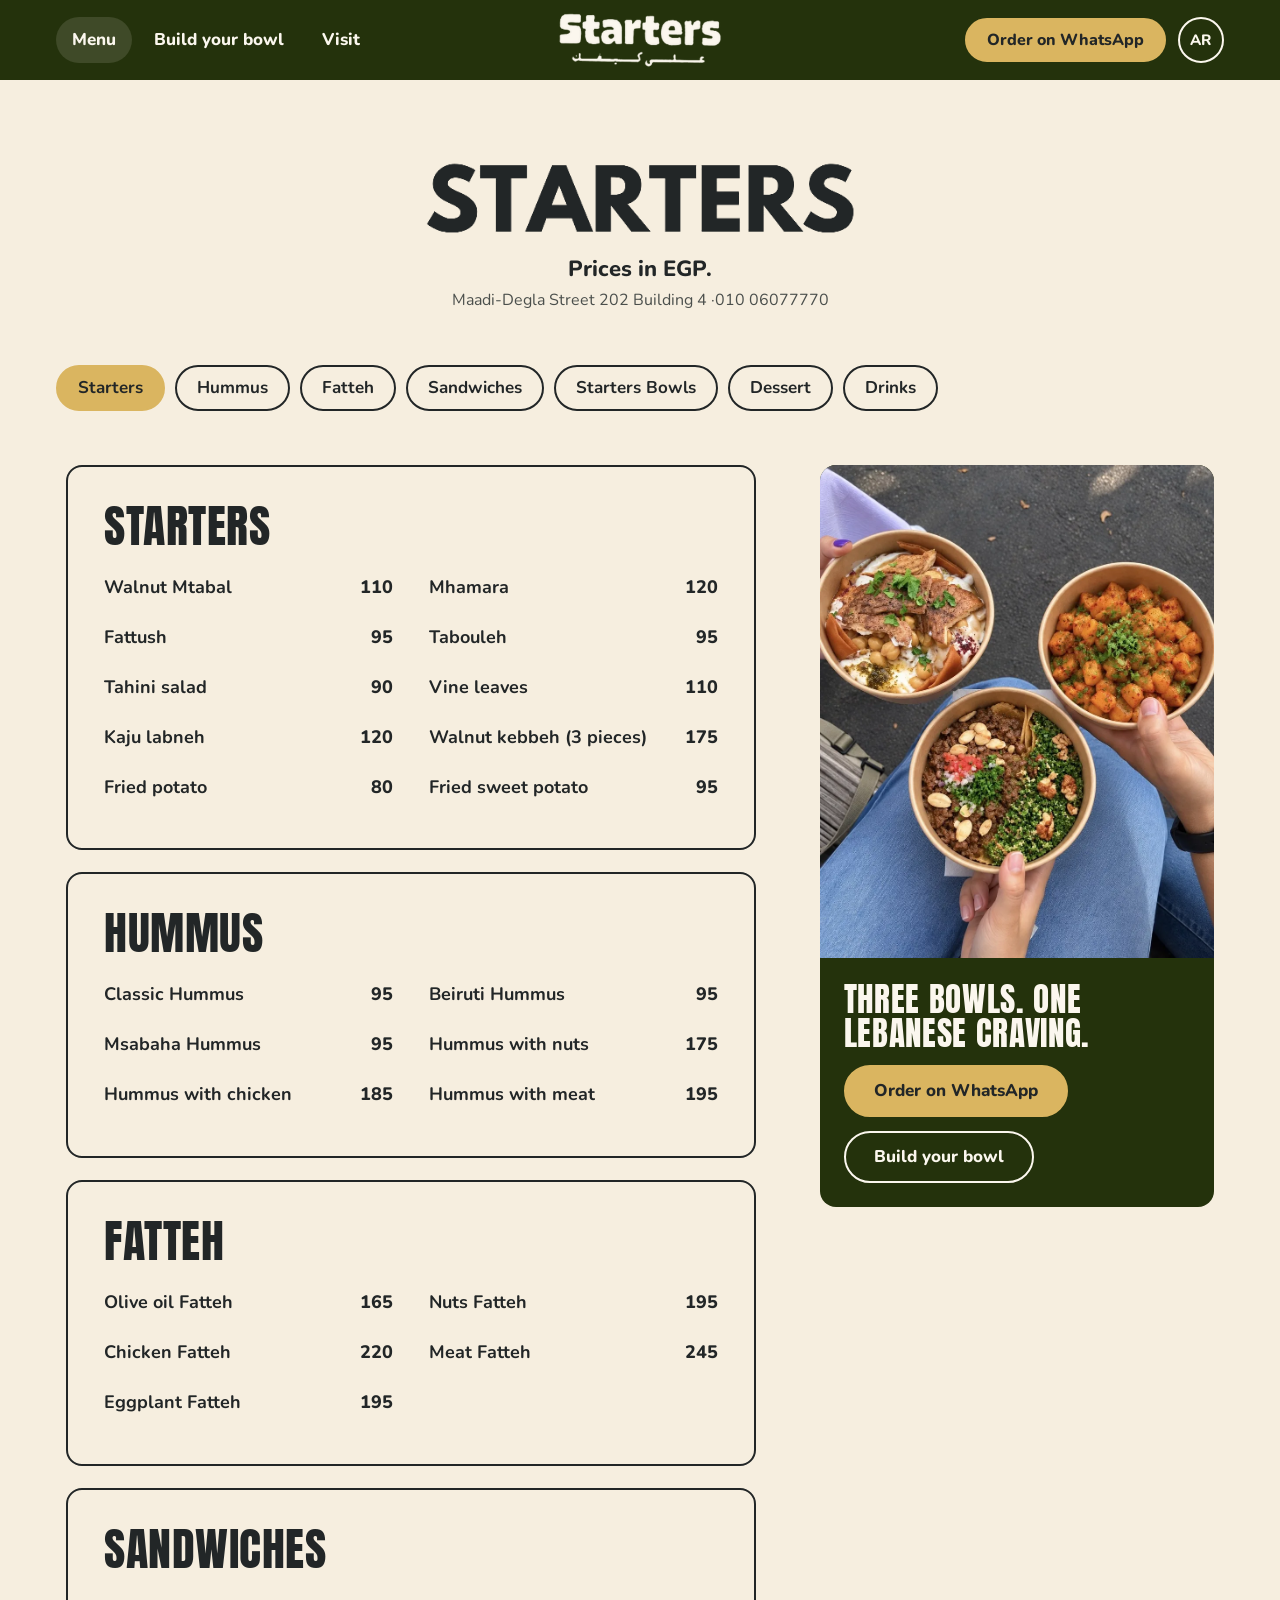
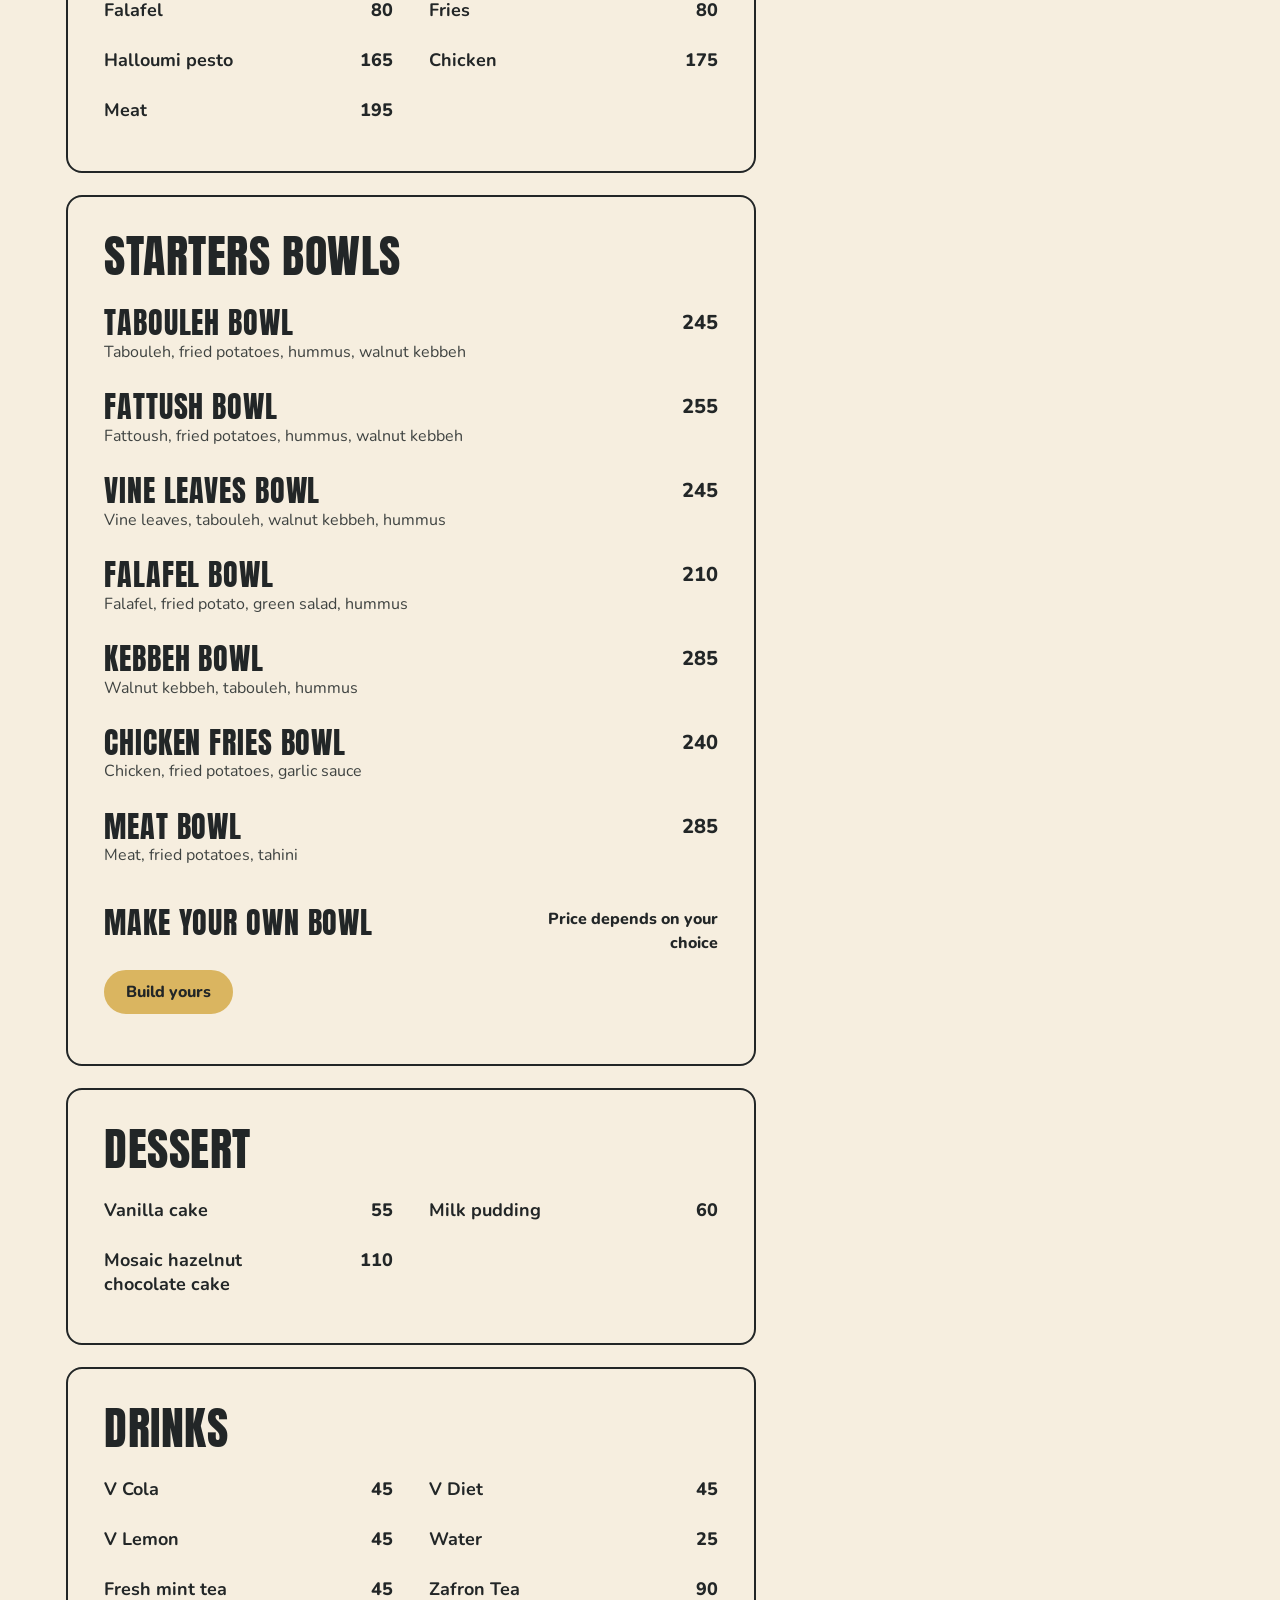
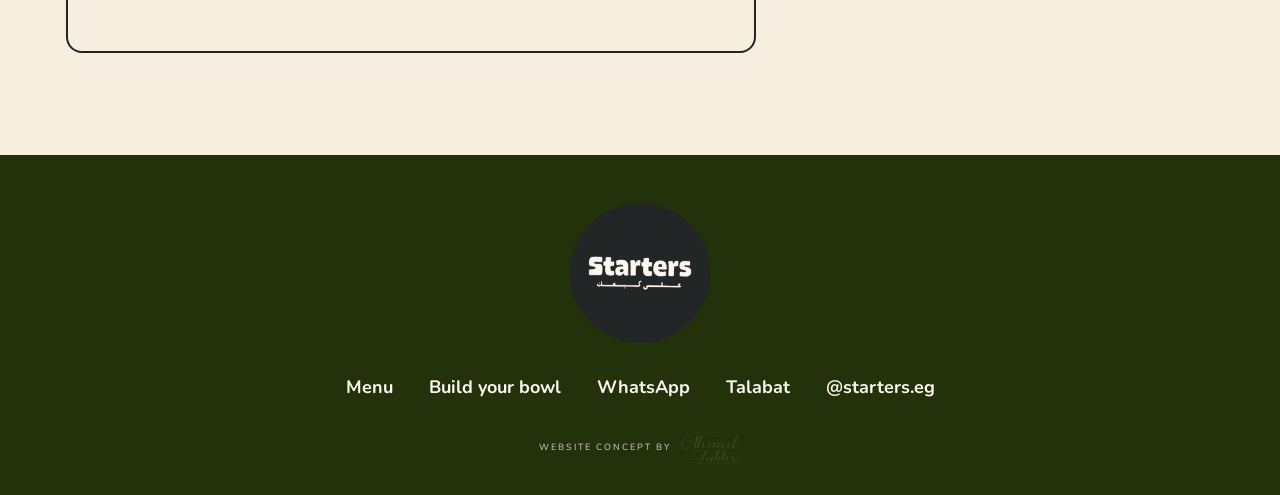
<file: menu.html>
<!doctype html>
<html lang="en">
<head>
<meta charset="utf-8">
<meta name="viewport" content="width=device-width, initial-scale=1, minimum-scale=1">
<title>Menu | Starters, Lebanese bowls in Maadi</title>
<meta name="description" content="The full Starters menu: starters, hummus, fatteh, sandwiches, bowls, dessert and drinks. Prices in EGP.">
<meta name="theme-color" content="#24320C">
<link rel="icon" href="img/icon.png" type="image/png">
<link rel="apple-touch-icon" href="img/apple-touch-icon.png">
<meta property="og:type" content="website">
<meta property="og:site_name" content="Starters">
<meta property="og:title" content="Menu | Starters, Lebanese bowls in Maadi">
<meta property="og:description" content="The full Starters menu: starters, hummus, fatteh, sandwiches, bowls, dessert and drinks. Prices in EGP.">
<meta property="og:url" content="https://ahmedfakhr1.github.io/starters-preview/menu.html">
<meta property="og:image" content="https://ahmedfakhr1.github.io/starters-preview/img/og.jpg">
<meta name="twitter:card" content="summary_large_image">
<link rel="preload" href="fonts/anton-a6f395.woff2" as="font" type="font/woff2" crossorigin>
<link rel="preload" href="fonts/nunito-798ec6.woff2" as="font" type="font/woff2" crossorigin>
<link rel="preload" as="image" href="img/lockup-light.png">

<style>html{background:#24320C}html.fl:not(.veil) body{opacity:0}body{transition:opacity .25s ease}#veil{display:none}html.veil #veil{display:flex}</style>
<script>(function(){var d=document.documentElement,t0=Date.now(),seen=false,rm=false;try{seen=!!localStorage.getItem('st_seen')}catch(e){}try{rm=matchMedia('(prefers-reduced-motion: reduce)').matches}catch(e){}
var veil=!seen,fo=false,ho=false,rel=false,prog=.1;d.classList.add('fl');if(veil)d.classList.add('veil');
function bar(v){var b=document.getElementById('veil-bar');if(b){prog=Math.max(prog,v);b.style.transform='scaleX('+prog+')'}}
function end(){if(rel)return;rel=true;d.classList.remove('fl');bar(1);if(!veil)return;var w=Math.max(0,1200-(Date.now()-t0));setTimeout(function(){d.classList.add('veil-out');try{localStorage.setItem('st_seen','1')}catch(e){}setTimeout(function(){d.classList.remove('veil');d.classList.remove('veil-out')},rm?0:850)},w)}
function chk(){if(fo&&ho)end()}
var f=document.fonts;if(f&&f.load){Promise.all([f.load('400 1em Nunito'),f.load('800 1em Nunito'),f.load('1em Anton')]).then(function(){fo=true;bar(.5);chk()},function(){fo=true;chk()})}else{fo=true}
setTimeout(function(){fo=true;chk()},1200);
function hero(){var im=[].slice.call(document.querySelectorAll('img[data-first]'));if(!im.length){ho=true;chk();return}var n=im.length;im.forEach(function(i){var ok=function(){n--;bar(.5+.4*(1-n/im.length));if(n<=0){ho=true;chk()}};if(i.decode){i.decode().then(ok,ok)}else if(i.complete){ok()}else{i.onload=i.onerror=ok}})}
if(document.readyState==='loading')document.addEventListener('DOMContentLoaded',hero);else hero();
setTimeout(end,veil?2500:3000)})();</script>
<link rel="stylesheet" href="fonts.css?v=8">
<link rel="stylesheet" href="style.css?v=8">
<noscript><style>.bar{visibility:visible;transform:none}.menu-btn{display:none}</style></noscript>
<script src="site.js?v=8" defer></script>
<script type="application/ld+json">{"@context": "https://schema.org", "@type": "Restaurant", "name": "Starters", "description": "Curated Lebanese bowls from a small white kiosk with outdoor tables in Degla, Maadi, Cairo.", "url": "https://ahmedfakhr1.github.io/starters-preview/", "image": "https://ahmedfakhr1.github.io/starters-preview/img/og.jpg", "logo": "https://ahmedfakhr1.github.io/starters-preview/img/roundel.png", "servesCuisine": "Lebanese", "telephone": "+201006077770", "hasMenu": "https://ahmedfakhr1.github.io/starters-preview/menu.html", "address": {"@type": "PostalAddress", "streetAddress": "Street 202, Building 4, Degla", "addressLocality": "Maadi", "addressRegion": "Cairo", "addressCountry": "EG"}, "geo": {"@type": "GeoCoordinates", "latitude": 29.9534082, "longitude": 31.2721791}, "hasMap": "https://www.google.com/maps/place/Starters+Restaurant/@29.9534082,31.2721791,17z", "sameAs": ["https://www.instagram.com/starters.eg/"], "openingHoursSpecification": [{"@type": "OpeningHoursSpecification", "dayOfWeek": ["Sunday", "Monday", "Tuesday", "Wednesday"], "opens": "12:30", "closes": "23:00"}, {"@type": "OpeningHoursSpecification", "dayOfWeek": "Thursday", "opens": "15:00", "closes": "23:00"}, {"@type": "OpeningHoursSpecification", "dayOfWeek": "Saturday", "opens": "14:00", "closes": "22:00"}]}</script>
</head>
<body class="menu-page">
<div id="veil" aria-hidden="true"><img src="img/lockup-light.png" width="520" height="200" alt="" data-first><div class="vline"><i id="veil-bar"></i></div></div>
<a class="skip" href="#main">Skip to content</a>
<header class="site-head" id="top">
<div class="head-in">
<button class="icon-btn menu-btn" type="button" aria-label="Open menu" aria-expanded="false" aria-controls="drawer"><svg class="i-open" viewBox="0 0 24 24" aria-hidden="true" focusable="false"><g fill="none" stroke="currentColor" stroke-width="2.2" stroke-linecap="round" stroke-linejoin="round"><path d="M4 6h16"/><path d="M4 12h16"/><path d="M4 18h16"/></g></svg><svg class="i-close" viewBox="0 0 24 24" aria-hidden="true" focusable="false" style="display:none"><g fill="none" stroke="currentColor" stroke-width="2.2" stroke-linecap="round" stroke-linejoin="round"><path d="M18 6L6 18"/><path d="M6 6l12 12"/></g></svg></button>
<nav class="nav-l" aria-label="Main"><a href="menu.html" aria-current="page">Menu</a><a href="index.html#build">Build your bowl</a><a href="index.html#visit">Visit</a></nav>
<a class="brand" href="index.html" aria-label="Starters, home"><img src="img/lockup-light.png" width="520" height="200" alt="Starters" data-first></a>
<div class="head-r"><a class="btn btn-sm" href="https://wa.me/201006077770?text=Hi%20Starters%2C" target="_blank" rel="noopener">Order on WhatsApp</a><button class="icon-btn ar-btn" type="button" aria-label="Switch to Arabic">AR</button></div>
</div>
</header>
<div class="drawer" id="drawer">
<a class="dl" href="menu.html">Menu</a>
<a class="dl" href="index.html#build">Build your bowl</a>
<a class="dl" href="index.html#visit">Visit</a>
<div class="dsub"><a class="btn" href="https://wa.me/201006077770?text=Hi%20Starters%2C" target="_blank" rel="noopener">Order on WhatsApp</a><a class="btn btn-ghost" href="https://www.talabat.com/egypt/restaurant/797655/starters-new-maadi-degla" target="_blank" rel="noopener">Talabat</a><a class="btn btn-ghost" href="https://www.instagram.com/starters.eg/" target="_blank" rel="noopener">Instagram</a></div>
</div>
<dialog class="ar" id="ar-dialog" aria-label="Arabic"><p>Arabic is not in this preview, it will be live in the final version.</p><button class="btn btn-ink" type="button" data-close>OK</button></dialog>
<main id="main">
<section class="menu-top">
<h1><img src="img/sign-dark.png" width="534" height="100" alt="STARTERS menu"></h1>
<p class="sub">Prices in EGP.</p>
<p class="addr"><span>Maadi-Degla Street 202 Building 4</span><span>010 06077770</span></p>
</section>
<nav class="chipbar" aria-label="Menu sections"><div class="chips"><a class="chip" href="#starters">Starters</a><a class="chip" href="#hummus">Hummus</a><a class="chip" href="#fatteh">Fatteh</a><a class="chip" href="#sandwiches">Sandwiches</a><a class="chip" href="#bowls">Starters Bowls</a><a class="chip" href="#dessert">Dessert</a><a class="chip" href="#drinks">Drinks</a></div></nav>
<div class="mgrid">
<div class="mcol">
<section class="mbox" id="starters" aria-labelledby="starters-h"><h2 id="starters-h">Starters</h2><ul class="items"><li class="item"><span class="nm">Walnut Mtabal</span><span class="pr">110</span></li><li class="item"><span class="nm">Mhamara</span><span class="pr">120</span></li><li class="item"><span class="nm">Fattush</span><span class="pr">95</span></li><li class="item"><span class="nm">Tabouleh</span><span class="pr">95</span></li><li class="item"><span class="nm">Tahini salad</span><span class="pr">90</span></li><li class="item"><span class="nm">Vine leaves</span><span class="pr">110</span></li><li class="item"><span class="nm">Kaju labneh</span><span class="pr">120</span></li><li class="item"><span class="nm">Walnut kebbeh (3 pieces)</span><span class="pr">175</span></li><li class="item"><span class="nm">Fried potato</span><span class="pr">80</span></li><li class="item"><span class="nm">Fried sweet potato</span><span class="pr">95</span></li></ul></section>
<section class="mbox" id="hummus" aria-labelledby="hummus-h"><h2 id="hummus-h">Hummus</h2><ul class="items"><li class="item"><span class="nm">Classic Hummus</span><span class="pr">95</span></li><li class="item"><span class="nm">Beiruti Hummus</span><span class="pr">95</span></li><li class="item"><span class="nm">Msabaha Hummus</span><span class="pr">95</span></li><li class="item"><span class="nm">Hummus with nuts</span><span class="pr">175</span></li><li class="item"><span class="nm">Hummus with chicken</span><span class="pr">185</span></li><li class="item"><span class="nm">Hummus with meat</span><span class="pr">195</span></li></ul></section>
<section class="mbox" id="fatteh" aria-labelledby="fatteh-h"><h2 id="fatteh-h">Fatteh</h2><ul class="items"><li class="item"><span class="nm">Olive oil Fatteh</span><span class="pr">165</span></li><li class="item"><span class="nm">Nuts Fatteh</span><span class="pr">195</span></li><li class="item"><span class="nm">Chicken Fatteh</span><span class="pr">220</span></li><li class="item"><span class="nm">Meat Fatteh</span><span class="pr">245</span></li><li class="item"><span class="nm">Eggplant Fatteh</span><span class="pr">195</span></li></ul></section>
<section class="mbox" id="sandwiches" aria-labelledby="sandwiches-h"><h2 id="sandwiches-h">Sandwiches</h2><ul class="items"><li class="item"><span class="nm">Falafel</span><span class="pr">80</span></li><li class="item"><span class="nm">Fries</span><span class="pr">80</span></li><li class="item"><span class="nm">Halloumi pesto</span><span class="pr">165</span></li><li class="item"><span class="nm">Chicken</span><span class="pr">175</span></li><li class="item"><span class="nm">Meat</span><span class="pr">195</span></li></ul></section>
<section class="mbox bowls" id="bowls" aria-labelledby="bowls-h"><h2 id="bowls-h">Starters Bowls</h2><ul class="items"><li class="item"><span class="nm">Tabouleh bowl</span><span class="pr">245</span><span class="ds">Tabouleh, fried potatoes, hummus, walnut kebbeh</span></li><li class="item"><span class="nm">Fattush bowl</span><span class="pr">255</span><span class="ds">Fattoush, fried potatoes, hummus, walnut kebbeh</span></li><li class="item"><span class="nm">Vine leaves bowl</span><span class="pr">245</span><span class="ds">Vine leaves, tabouleh, walnut kebbeh, hummus</span></li><li class="item"><span class="nm">Falafel bowl</span><span class="pr">210</span><span class="ds">Falafel, fried potato, green salad, hummus</span></li><li class="item"><span class="nm">Kebbeh bowl</span><span class="pr">285</span><span class="ds">Walnut kebbeh, tabouleh, hummus</span></li><li class="item"><span class="nm">Chicken fries bowl</span><span class="pr">240</span><span class="ds">Chicken, fried potatoes, garlic sauce</span></li><li class="item"><span class="nm">Meat bowl</span><span class="pr">285</span><span class="ds">Meat, fried potatoes, tahini</span></li><li class="item own"><span class="nm">Make your own bowl</span><span class="pr">Price depends on your choice</span><span class="ds"><a class="btn btn-sm own-link" href="index.html#build">Build yours</a></span></li></ul></section>
<section class="mbox" id="dessert" aria-labelledby="dessert-h"><h2 id="dessert-h">Dessert</h2><ul class="items"><li class="item"><span class="nm">Vanilla cake</span><span class="pr">55</span></li><li class="item"><span class="nm">Milk pudding</span><span class="pr">60</span></li><li class="item"><span class="nm">Mosaic hazelnut chocolate cake</span><span class="pr">110</span></li></ul></section>
<section class="mbox" id="drinks" aria-labelledby="drinks-h"><h2 id="drinks-h">Drinks</h2><ul class="items"><li class="item"><span class="nm">V Cola</span><span class="pr">45</span></li><li class="item"><span class="nm">V Diet</span><span class="pr">45</span></li><li class="item"><span class="nm">V Lemon</span><span class="pr">45</span></li><li class="item"><span class="nm">Water</span><span class="pr">25</span></li><li class="item"><span class="nm">Fresh mint tea</span><span class="pr">45</span></li><li class="item"><span class="nm">Zafron Tea</span><span class="pr">90</span></li></ul></section>
</div>
<aside class="maside" aria-label="Order">
<div class="card"><img src="img/g07.webp" width="900" height="1125" alt="Three kraft bowls held over a lap on the street" loading="lazy" decoding="async"><div class="cb"><p>Three bowls. One Lebanese craving.</p><a class="btn" href="https://wa.me/201006077770?text=Hi%20Starters%2C" target="_blank" rel="noopener">Order on WhatsApp</a><a class="btn btn-ghost" href="index.html#build">Build your bowl</a></div></div>
</aside>
</div>
</main>
<footer class="foot">
<img class="roundel" src="img/roundel.png" width="480" height="480" alt="Starters sticker" loading="lazy">
<nav class="flinks" aria-label="Footer"><a href="menu.html">Menu</a><a href="index.html#build">Build your bowl</a><a href="https://wa.me/201006077770" target="_blank" rel="noopener">WhatsApp</a><a href="https://www.talabat.com/egypt/restaurant/797655/starters-new-maadi-degla" target="_blank" rel="noopener">Talabat</a><a href="https://www.instagram.com/starters.eg/" target="_blank" rel="noopener">@starters.eg</a></nav>
<p class="credit"><a class="sig" href="https://ahmedfakhr1.github.io/" rel="noopener" title="Website concept by Ahmed Fakhreldin"><span class="sig-by">Website concept by</span><span class="sr">Ahmed Fakhreldin</span><svg viewBox="-16 -123 301 172" aria-hidden="true" focusable="false"><defs><mask id="sig-pen" maskUnits="userSpaceOnUse" x="-80" y="-180" width="760" height="300"><g class="pen"><path pathLength="1" style="animation-delay:0.10s;animation-duration:0.32s" d="M8.2 -39l2 1.2 1.2 0.4 1.4 0.1 1.6-0.3 1.7-0.7 2-1.2 5.2-4.7 7-8 8.4-10.2 8.6-11 16.8-22.7 1.8-2 0.9-0.2 -0.1 1.7 -1.2 6.4 -3.2 14.3 -2.4 10.5 -5.3 21.1 -0.4 2.1 -0.1 2.6 0.6 1.9 1.5 1 1.1 0.1 2.6-0.4 1.5-0.8 3.2-2.7 4.9-5.5"/><path pathLength="1" style="animation-delay:0.50s;animation-duration:0.05s" d="M35.4 -60.5l6.3-1.4 7.3-1 7-0.4 6.6 0.3"/><path pathLength="1" style="animation-delay:0.64s;animation-duration:0.51s" d="M70.1 -51.5l11.6-15.7 6.3-9.3 3.1-5.2 2.8-6.3 1.6-5.6 0-2.1 -0.4-1.7 -0.8-1.3 -1.4-0.5 -1.9 0.2 -2.2 1.1 -2 1.6 -1.7 2 -1.4 2.5 -1.4 3.4 -3.2 9.4 -3.6 12.8 -3.9 16.2 -1.6 7.5 -0.3 2.9 5.3-10.1 4.2-5.8 2.6-3.1 2.5-2.3 2.4-1.4 2.3-0.9 2.3-0.4 2.3 0 1.8 0.4 1.3 0.9 0.9 1.3 0.4 1.7 -0.1 2.1 -0.5 2.6 -3.4 9.2 -0.6 2.6 0 2.1 0.4 1.7 0.8 1.3 1.1 0.9 1.1 0.4 1.2 0 1.6-0.4 4.3-2 3.2-2.3 3.7-4.3 10.3-13.2 2.5-2.3 2.5-1.4 2-0.6 1.5 0.3 1.1 1 0.6 1.2 0.1 1.1 -0.3 1.6 -3.8 11.2 -4.2 10.1"/><path pathLength="1" style="animation-delay:1.22s;animation-duration:0.12s" d="M127 -45.5l4.4-6.9 2.3-3.1 2.6-3.1 2.5-2.3 2.4-1.4 2.4-0.9 2.3-0.4 2.2 0 1.8 0.4 1.4 0.9 0.8 1.1 0.5 1.2 0 1.1 -3 9.6 -5.3 12.9"/><path pathLength="1" style="animation-delay:1.42s;animation-duration:0.17s" d="M148.2 -45.5l4.4-6.9 4.9-6.2 2.5-2.3 2.4-1.4 2.4-0.9 2.3-0.4 2.2 0 1.8 0.4 1.4 0.9 0.8 1.3 0.4 1.7 0 2.1 -0.6 2.6 -3.4 9.2 -0.5 2.6 -0.1 2.1 0.4 1.7 0.9 1.3 1 0.9 1.1 0.4 1.2 0 1.6-0.4 4.3-2 1.8-1.2 1.4-1.1 1.6-1.7 6.9-8.7"/><path pathLength="1" style="animation-delay:1.67s;animation-duration:0.18s" d="M193.4 -42.4l6.3-3.2 1.5-1.2 2.6-3 2.4-4.4 0.7-2.2 0.2-2.3 -0.3-1.8 -0.7-1.4 -1-1 -1.1-0.6 -2.6 0.1 -4.2 1.9 -2 1.6 -1.6 1.9 -1.2 2.5 -0.9 2.8 -0.5 6.4 0.5 2.7 0.9 2.3 1.4 1.8 1.8 1.4 2.2 1 2.2 0.6 2.3 0.1 2.3-0.2 4.6-1.8 3.5-2.3 1.4-1.4 7.5-9.4"/><path pathLength="1" style="animation-delay:1.93s;animation-duration:0.43s" d="M249.1 -54.5l-1.7-4.2 -1.3-1.8 -1.9-1.4 -2.2-1 -2.2-0.6 -4.5 0.1 -4.7 1.8 -3.5 2.3 -2.6 3 -2.4 4.4 -0.7 2.3 -0.2 2.3 0.2 2.2 0.6 2.3 1.1 2.1 1.5 1.7 2 1.3 2.2 0.9 2.2 0.4 2.3 0 2.3-0.4 2.4-0.9 2.3-1.3 1.8-1.7 1.5-2.1 3.3-6.8 20.5-46.9 -13.8 32.1 -1.4 4 -1.7 5.3 -2.2 9.4 -0.3 3.4 0.1 2.5 0.7 1.7 2.1 1.6 2.6-0.1 4.2-1.8 3.5-2.3 1.4-1.4 7.5-9.4"/><path pathLength="1" style="animation-delay:2.43s;animation-duration:0.74s" d="M193.3 -110.5l-6.7-2.7 -5.3-1.3 -7.1-1.1 -8.9-0.8 -11.2-0.6 -13.4-0.3 -14.7 0.2 -15.2 0.6 -15.7 1.1 -15.1 1.8 -14.3 2.4 -13.4 3 -11.9 3.4 -10.6 4 -9.5 4.7 -8.4 5.5 -7.4 6.4 -6 6.9 -4.7 7.5 -3.3 7.4 -2 6.2 -0.5 4.9 0.6 4.6 1.5 4.7 2.5 4.7 3.6 4 4.7 3 5.9 2.3 7.5 1.7 9.1 1.1 21.4 1.4 22.1 0.5 8.8 0 18.6-0.6 4.3 0.1 11.3 2 3.1 0.3 2.8-0.1 2.5-0.5 4.5-2"/><path pathLength="1" style="animation-delay:3.25s;animation-duration:0.19s" d="M109.7 -21.5l-7.4 18.7 -5 11.6 -2.4 4.9 -4.6 7.4 -2.2 2.7 -2.2 2 -2 1.5 -4.1 2.1 -2 0.5 -1.9 0.1 -2-0.2 -1.8-0.6 -1.8-1 -1.5-1.3 -1-1.7 -0.9-3.9 0-1.9 0.4-1.7 0.8-1.3 1-1 1.4-0.6 1.8-0.3 3.8 0.6 3.9 2"/><path pathLength="1" style="animation-delay:3.52s;animation-duration:0.04s" d="M89.3 1.7l23.2 0"/><path pathLength="1" style="animation-delay:3.64s;animation-duration:1.68s" d="M139.5 14.5l-1.4-3.5 -1.2-1.5 -1.6-1.2 -1.8-0.9 -1.9-0.5 -1.9-0.1 -4 0.9 -3.6 1.9 -2.4 2 -1.1 1.5 -2.1 3.7 -0.5 1.9 -0.2 2 0.7 3.8 0.9 1.8 1.3 1.5 1.7 1.1 3.8 1.1 1.9 0 4-1.1 1.9-1.1 1.6-1.5 1.2-1.8 5.8-12.4 1.1-1.8 -2.7 10.6 -0.4 3.1 0 2.5 0.4 1.6 0.9 1.1 0.9 0.6 0.9 0.2 2.6-0.6 3.7-1.8 2.6-2 1.5-1.7 11.1-14.5 8.7-12.5 2.9-4.7 3.4-7.8 0.6-2.3 0.2-2 -0.2-1.5 -0.6-1.2 -1-0.8 -1.5 0 -1.9 0.8 -1.8 1.2 -1.4 1.5 -1.3 2 -2.5 6 -2.8 9 -3.1 11.8 -3.3 14.2 -0.6 3.8 0.5-0.3 1.2-2.8 2.4-4.4 5.4-7.5 2.2-2.2 2.1-1.4 2-0.9 2-0.5 1.9-0.1 1.7 0.3 1.2 0.6 0.9 0.9 0.5 1.4 0 1.6 -0.4 1.9 -1.1 1.4 -1.8 1.1 -2.2 0.7 -2.6 0.4 -2.7 0.1 -1.1 0.3 2.3 2 1.3 1.9 2.3 6.7 0.9 1.1 0.9 0.6 1 0.2 1.1-0.1 1.5-0.5 3.6-1.8 1.5-1 2.6-2.7 8.6-11.1 5.5-7.5 7.5-11 3.6-7.3 1.6-4.9 0.2-2 -0.2-1.5 -0.6-1.2 -1.1-0.8 -1.4 0 -1.9 0.8 -1.8 1.2 -1.5 1.5 -1.2 2 -1.2 2.7 -2.7 7.4 -3 10.4 -3.2 13.3 -2.3 11 0.6-0.3 2.4-5.2 2.6-4.2 4-5.3 2.1-2.2 2.1-1.4 2-0.9 2-0.5 2-0.1 1.6 0.3 1.3 0.6 0.9 0.9 0.4 1.4 0.1 1.6 -0.3 2.1 -0.7 2.4 -2.2 5.4 -0.7 4.3 0.2 1.5 0.6 1.2 0.8 0.9 1 0.5 2.2-0.1 1.6-0.6 3.6-1.9 2.5-2.2 8.2-10.4 6.4-9 0.5 0 -0.1 1.4 0.6 1.5 1.8 0.7 2.6 0.1 2.2 0.4 1.4 0.7 0.7 1.1 0.3 1.5 0 1.8 -1.3 4.7 -2 4.9 -0.4 2.4 1.1 2 0.9 0.7 1 0.4 1 0 3.1-1.1 3.5-2 1.1-0.9 3.2-3.6 7.8-10.4 3.6-3.6 1.8-1.2 1.7-0.5 1.7 0 1.3 0.6 0.8 1.3 0.4 1.8 -0.2 2.4 -0.9 2.8 -1.6 3.5 -2.6 4.3 -3.6 4.8 -4.6 4 -5.8 2.9 -7.4 2.1 -9.5 1.7 -11.8 1.3 -12 1 -22.3 1.3 -15 0.3 -19.5 0 -41.7-0.7 -17.8-0.7 -16-0.9 -14.4-1.1 -12.7-1.3 -11.4-1.6 -10.4-1.7 -9.1-1.9 -8.1-2.1 -14.5-4.8"/></g></mask><g id="sig-ink"><path d="M7.8 -38.4l0 0.5 0.6 0.6 1.4-2.2 -0.7-0.3 -0.5 0.2zM8.2 -37.5l1 0.5 1.5 0.3 0.5-1.7 -1.6-1.2zM10.2 -36.7l3.2-0.1 -0.2-1.2 -1.3-0.1 -1-0.5zM12.8 -36.7l1.7-0.3 1.9-0.8 -0.6-1 -1.6 0.6 -1.4 0.2zM15.8 -37.5l2.6-1.5 1.6-1.2 -0.8-0.9 -2.1 1.5 -1.8 1zM19.2 -39.5l2.5-2.3 3.1-3.2 -0.9-0.8 -5.5 5.3zM23.7 -43.8l7.1-8.1 -0.9-0.7 -7.1 8zM29.5 -50.4l8.2-9.9 -0.9-0.7 -8.2 9.9zM36.3 -58.5l8.6-10.8 -1-0.8 -8.6 10.8zM43.4 -67.5l8.5-11 -1-0.7 -8.4 11zM50.5 -76.7l7.5-10.3 -1-0.7 -7.4 10.2zM56.9 -85.3l6.1-8.4 -1-0.7 -6.1 8.4zM62.1 -92.5l4.3-5.5 -0.9-0.7 -4.4 5.5zM65.9 -97.3l1.7-2.3 -0.6-0.6 -2 2.1zM66.1 -100.2l-0.9 0.2 -0.8 1.5 5.2 0.9 -0.3-1.8 -0.8-0.4zM64.6 -99l-0.7 1.9 -0.5 2.7 5.7 1.2 0.5-2.9 0-2.1zM63.5 -95.4l-1.5 7.5 5.7 1.3 1.6-7.7zM62.3 -89.4l-2.1 9.5 5.7 1.3 2.1-9.5zM60.6 -81.6l-2.3 10.3 5.6 1.3 2.4-10.3zM58.7 -73l-2.5 10.4 5.6 1.4 2.5-10.5zM56.6 -64.3l-2.4 9.9 5.6 1.4 2.4-10zM54.6 -55.9l-2 8 5.5 1.4 2.1-8.1zM52.9 -49.1l-1.4 5.7 5.7 1.1 1.2-5.4zM51.6 -44.1l-0.5 3.7 5.9 0 0.3-2.5zM51.1 -41l0.1 1.7 0.6 1.6 5.1-1.7 0.1-1.3zM51.5 -38.2l1 1.4 1.6 0.8 2.9-3.5zM53.5 -36.2l1.1 0.3 1.8 0 0.3-1.5 -0.5-0.7 0.1-0.7zM56 -35.9l2.6-0.2 -0.2-1.2 -1.1 0.1 -0.8-0.4zM58.1 -36l1.5-0.3 1.5-0.7 -0.5-1 -1.4 0.6 -1.2 0.2zM60.6 -36.7l3.3-2.3 -0.8-0.9 -3 2.1zM63.3 -38.5l3.5-3.3 -0.9-0.9 -3.3 3.3zM66.2 -41.2l3-3.6 -0.8-0.7 -3.1 3.5zM68.8 -44.4l1-1.4 -0.7-0.4 -1.1 1.1z"/><path d="M35.4 -60.1l3.1-0.5 -0.3-1.2 -2.9 0.9zM37.6 -60.4l6.6-1.3 -0.2-1.2 -6.6 1.3zM43 -61.5l7.3-1 -0.1-1.2 -7.4 1zM49 -62.3l7-0.4 0-1.3 -7.1 0.5zM55 -62.7l5.7 0.2 0.1-1.2 -5.9-0.2zM60 -62.5l1.8 0.1 0.8-0.2 -0.1-0.9 -2.5-0.3z"/><path d="M70.4 -51.3l2.4-2.9 -0.9-0.6 -2.1 3.1zM72.1 -53.3l5.3-6.9 -1-0.8 -5.2 7zM76.4 -58.8l7.1-10 -1-0.7 -7.1 9.9zM82.2 -66.9l6.3-9.2 -1-0.7 -6.3 9.2zM87.7 -75l3.4-5.5 -1-0.6 -3.4 5.5zM90.7 -79.7l2.9-5.9 -1.2-0.4 -2.8 5.7zM93.1 -84.4l2.4-6.4 -1.1-0.4 -2.4 6.2zM95.2 -89.9l0.7-2.7 0.3-2.4 -1.2 0 -0.2 2.1 -0.7 2.7zM96.2 -94.3l-0.1-2.1 -0.7-1.8 -1 0.6 0.5 1.4 0 1.8zM95.7 -97.6l-1-1.5 -1.7-0.8 -0.1 1.3 1 0.4 0.7 1zM93.6 -99.8l-2-0.2 -2.6 0.6 1.1 2.2 1.8-1.1 1.3-0.2zM89.9 -99.6l-2.7 1 -2.6 1.6 3.1 2.6 1.2-1.8 1.8-1.5zM85.4 -97.6l-2.2 2 -1.8 2.7 4.6 2.3 2.1-4.4zM82 -93.9l-1.7 3.3 -1.7 4.1 5.2 1.8 2.6-6.9zM79.2 -88l-3.4 10.1 5.4 1.6 3.1-9.8zM76.4 -79.8l-3.7 12.9 5.6 1.4 3.4-12.7zM73.4 -69.3l-3.9 15.7 5.6 1.3 3.8-15.5zM70.1 -56.4l-1.2 5.8 -1.8 9.9 4.6 1.1 4.1-15.5zM67.4 -42.6l-0.6 4.7 0.1 0.8 0.5 0.5 2.3 0.5 0.6-0.3 0.9-1.8 1-3.3zM68.9 -36.2l1.4-2.9 -0.9-0.5 -1.2 3.1zM69.9 -38.3l2.8-6.1 -1-0.5 -2.7 6.2zM72.2 -43.4l2.8-5.2 -1-0.6 -2.8 5.4zM74.6 -47.8l3.5-5.2 -1-0.7 -3.5 5.3zM77.4 -52l4.8-6.2 -0.9-0.8 -4.9 6.3zM81.4 -57.3l2.4-2.5 2.4-1.6 -0.6-1.1 -2.6 1.8 -2.6 2.6zM85.4 -61l2.3-1.1 2.2-0.7 -0.2-1.2 -2.5 0.8 -2.5 1.2zM89.2 -62.6l2.2-0.4 2.1 0.1 0.1-1.4 -2.3 0.1 -2.4 0.4zM92.8 -63l1.8 0.6 0.8 1 1.8-2.5 -1.4-0.3 -2.9-0.1zM95.2 -61.8l0.2 0.8 -0.2 1.2 5.2-1.5 -1.7-1.9 -2.2-0.9zM95.2 -60l-0.2 2.4 5.8 0.8 0.1-2.8 -1-2.4zM95 -58.2l-0.9 4.6 5.2 1.8 1.1-3.1 0.5-2.9zM94.4 -54.6l-2.4 6.4 5.2 1.8 2.5-6.4zM92.4 -49.3l-1.2 3.2 -0.7 2.9 5.9 0.8 0.3-2.2 0.8-2.8zM90.7 -44.1l-0.3 2.8 0.6 2.6 5.2-1.5 0.2-2.9zM90.6 -39.6l1.3 2.3 1.9 1.3 2.3-2.7 -0.1-0.7 0.2-1.2zM93.2 -36.3l1.8 0.6 1.6 0.1 0.3-1.6 -0.5-0.8 -0.4-1.1zM96.1 -35.6l3-0.5 -0.3-1.1 -1.3 0.2 -0.8-0.4zM98.6 -35.9l4.1-1.6 -0.5-1.1 -3.9 1.5zM101.9 -37.1l4.1-2.4 -0.7-1 -3.9 2.3zM105.5 -39.1l3-2.6 -0.9-0.9 -2.8 2.5zM108 -41.2l4.1-4.8 -1-0.8 -4 4.8zM111.2 -45l5.2-6.7 -0.9-0.7 -5.2 6.7zM115.6 -50.6l5.2-6.7 -1-0.8 -5.2 6.8zM119.9 -56.2l2.5-2.8 2.4-2 -0.7-1 -2.5 2.1 -2.6 2.9zM124 -60.4l2.3-1.4 1.9-0.3 -0.2-1.5 -2.2 0.7 -2.5 1.5zM127.6 -62.2l0.6 0.1 0.7 0.4 0 1 2.9-2.5 -1.5-0.6 -0.8-0.1 -2.2 0.5zM129 -61.1l-0.4 1.7 5.5-1.2 -1.1-1.8 -1.9-1.1zM128.7 -59.6l-0.3 1.2 5.5 1.4 0.5-2.2 -0.6-2.1zM128.5 -59l-1.7 5.8 5.2 1.8 2.1-6.4zM127.2 -54.5l-2.7 8.4 4.6 1.8 3.4-8.5zM124.9 -47.4l-2.5 7.2 3.9 1.7 3.4-7.1zM122.8 -41.2l-0.8 2.6 -0.2 1.5 2.7 1.2 1-1.1 1.3-2.5zM121.7 -37.5l0.4 0.7 2 0.9 0.7-0.2z"/><path d="M127.4 -45.3l1.3-1.8 -1-0.7 -1 2.2zM128.4 -46.6l2.8-4.5 -1-0.7 -2.8 4.6zM130.6 -50.2l4.5-6 -1-0.8 -4.5 6.1zM134.2 -55.1l2.5-3.1 2.5-2.2 -0.8-1 -2.5 2.4 -2.7 3.1zM138.4 -59.8l2.3-1.6 2.3-1 -0.4-1.1 -2.5 1 -2.5 1.8zM142.2 -62.1l2.3-0.7 2.2-0.2 -0.1-1.3 -2.4 0.3 -2.4 0.8zM145.9 -63l2.1 0.1 1.5 0.8 0.8-2.1 -4.5 0zM149.1 -62.4l0.8 1 0.2 1.1 3.6-2.5 -1.9-1.1 -2.2-0.4zM150 -60.6l-0.2 1.2 5.7-0.5 -0.8-2 -1.6-1.3zM149.8 -59.4l-0.4 1.7 5.5 1.6 0.6-2.4 -0.2-2.1zM149.6 -58.4l-2.1 6.7 5.2 1.9 2.4-7.2zM148 -53.2l-3 8.3 5 2 3.2-8.5zM145.5 -46.2l-2.5 6.7 4.5 2 1-1.8 2.1-4.9zM143.2 -40.4l-0.5 2.3 0.1 0.9 2.5 1.3 0.6 0.1 0.4-0.2 1.7-2.3z"/><path d="M148.6 -45.3l1.3-1.9 -0.9-0.5 -1.1 2.1zM149.6 -46.6l2.9-4.5 -1-0.7 -2.9 4.6zM151.9 -50.2l4.4-6 -1-0.8 -4.5 6.1zM155.4 -55.1l2.6-3.1 2.4-2.2 -0.8-1 -2.5 2.4 -2.7 3.1zM159.6 -59.8l2.3-1.6 2.3-1 -0.4-1.1 -2.5 1 -2.5 1.8zM163.4 -62.1l2.3-0.7 2.2-0.2 -0.1-1.3 -2.4 0.3 -2.4 0.8zM167.2 -63l2 0.1 1.5 0.8 0.9-2.1 -4.6 0zM170.3 -62.4l0.8 1 0 1.1 4-2.4 -2.1-1.2 -2.2-0.4zM171.1 -60.6l-0.3 2 5.9-0.1 -0.6-2.6 -0.4-0.7 -1.2-1.2zM170.8 -59.1l-0.4 3.7 5.4 1.5 0.8-2.9 0-2.8zM170.5 -56.2l-0.6 2.6 -1.2 3.1 5 2.1 2.5-6.5zM169.2 -51.6l-2.5 6.5 5.6 1.3 0.7-2.6 1.2-3.1zM167 -46.1l-0.7 2.9 -0.1 2.8 5.8-0.5 0.5-3.7zM166.1 -41.3l0.6 2.6 1.6 2 3.5-2.7 0.2-2zM167.7 -37.3l1.3 1 2.3 0.7 1-2.1 -0.4-1 -0.1-1zM170.8 -35.7l1.6 0.1 1.4-0.2 -0.2-1.2 -0.9-0.2 -0.6-0.8zM173.3 -35.7l3.6-1.1 -0.5-1.1 -1.8 0.7 -1.4 0.2zM176.2 -36.5l4.4-2.2 -0.6-1 -4.3 2.1zM179.9 -38.3l3.4-2.4 -0.9-0.8 -3.1 2.1zM182.8 -40.3l3.4-3.7 -0.9-0.8 -3.3 3.6zM185.5 -43.2l4.6-5.9 -0.9-0.6 -4.6 5.7zM189.4 -48.2l2.2-3.1 -0.6-0.4 -0.2 0.1 -2.3 2.7z"/><path d="M193.6 -42.1l2.1-0.8 -0.5-1 -2 1.1zM195.1 -42.7l4.3-2.1 -0.6-1 -4.2 2.2zM198.7 -44.4l3.3-2.3 -0.8-0.9 -3.1 2.2zM201.6 -46.3l2.7-3.1 -1-0.7 -2.5 2.9zM203.8 -48.8l2.7-4.4 -1.1-0.5 -2.5 4.2zM206.1 -52.4l1-2.3 0.5-2.4 -1.2-0.2 -0.5 2.2 -0.9 2.2zM207.5 -56.3l0.2-2.4 -0.3-2 -1.1 0.4 0.2 1.6 -0.2 2.1zM207.6 -60l-0.6-1.8 -1.2-1.3 -0.8 0.9 0.9 1 0.5 1.4zM206.2 -62.7l-1.1-1 -1.3-0.5 -0.3 1.2 0.9 0.4 1 0.7zM204.2 -64.1l-1.3-0.2 -1.7 0.1 0.5 1.7 1.2-0.5 0.9 0.1zM201.8 -64.3l-4.4 1.2 1.2 2.3 3.6-1.9zM198.3 -63.4l-2.7 1.1 -2.5 1.6 3.1 2.7 1.2-1.8 1.9-1.4zM193.9 -61.3l-2.2 2.1 -1.8 2.7 5 1.9 0.7-2.1 0.9-1.9zM190.4 -57.5l-1.4 3.1 -0.8 3.5 5.9 0.7 1-5.1zM188.4 -52.1l-0.4 3.7 0.2 3.4 5.8-0.7 0.2-5.5zM188.1 -46.1l0.7 3.2 1.4 2.7 4.3-2.3 -0.5-4zM189.7 -41l1.9 2.3 2.5 1.5 1.7-2.6 -0.7-1 -0.7-2.3zM193.2 -37.7l2.6 1.1 2.5 0.6 0.5-1.7 -1.9-1.1 -1.5-1.5zM197.5 -36.2l2.4 0.4 2.4 0.1 -0.1-1.3 -2.1-0.2 -2-0.8zM201.5 -35.7l2.4-0.2 2.4-0.6 -0.4-1.1 -2.2 0.5 -2.2 0.1zM205.5 -36.2l2.4-0.9 2.3-1.2 -0.6-1.1 -2.2 1.2 -2.2 0.8zM209.5 -37.9l3.6-2.4 -0.8-0.9 -3.3 2.2zM212.6 -39.9l3.2-3.3 -0.9-0.8 -3 3.2zM215.2 -42.4l4.5-5.8 -0.9-0.7 -4.5 5.7zM219 -47.2l2.8-3.9 -0.7-0.5 -3 3.7zM221.6 -50.8l0.3-0.5 -0.6-0.4 -0.4 0.3z"/><path d="M249.5 -54.7l-0.6-2 -1.1 0.4 1 1.9zM249.1 -56.2l-1.1-2.8 -1-1.3 -0.9 0.7 0.8 1.2 1.2 2.6zM247.5 -59.7l-1.6-1.8 -2.1-1.4 -0.6 1.1 1.9 1.2 1.4 1.6zM244.5 -62.5l-2.3-1 -2.3-0.6 -0.2 1.2 2.1 0.5 2.1 1zM240.7 -64l-2.4-0.3 -2.4 0.1 0.2 1.4 2.2-0.2 2.1 0.2zM236.7 -64.3l-2.4 0.3 -2.6 0.7 0.9 2 2.1-1.1 2.2-0.5zM232.6 -63.6l-4.8 2 1.6 2.4 3.9-2.5zM228.5 -62l-3.7 2.2 2.8 2.6 0.9-1.2 1.4-1.2zM225.4 -60.2l-1.7 1.4 -1.6 1.9 3.9 2.5 1.9-3.2zM222.6 -57.6l-1.6 2.2 -1.4 2.5 5 2 1.8-4.1zM220 -53.7l-1.2 2.6 -0.5 2.8 5.9 0.4 0.6-3.7zM218.4 -49.2l-0.1 2.8 0.5 2.8 5.5-1.4 -0.1-3.5zM218.5 -44.6l1 2.7 1.7 2.5 3.8-2.6 -0.7-3.6zM220.6 -40.2l2.1 2 2.5 1.3 1.4-2.3 -1.2-1.6 -0.6-1.7zM224.4 -37.2l2.5 0.8 2.5 0.5 0.3-1.5 -1.9-1 -1.7-1.4zM228.6 -36l2.4 0.3 2.4-0.1 -0.1-1.2 -2.2-0.1 -2-0.6zM232.6 -35.7l2.4-0.3 2.4-0.8 -0.4-1.1 -2.3 0.7 -2.2 0.2zM236.6 -36.5l2.5-1 2.2-1.5 -0.8-1 -2 1.4 -2.3 1zM240.6 -38.5l2-1.8 1.6-2.2 -1.1-0.6 -1.4 2 -1.8 1.6zM243.7 -41.7l2.3-4.6 5.1-11.4 -1.1-0.5 -5.1 11.4 -2.3 4.4zM249.1 -53.2l14.7-33.8 -1-0.4 -14.8 33.7zM261.6 -81.9l7.3-17.1 0.3-0.8 -0.7-0.4 -7.9 17.9zM267.8 -100.4l-0.8 0.1 -1.5 2 4.5 1.9 0.4-2.5 -0.5-0.7zM265.9 -99l-2.8 5.8 4.9 2.1 1.4-3.4 0.8-2.7zM263.6 -94.4l-3.5 8.1 4.9 2.1 3.5-8.1zM260.8 -87.8l-3.7 8.5 4.9 2.1 3.7-8.5zM257.7 -80.6l-3.2 7.5 4.9 2.1 3.2-7.5zM255 -74.2l-2.6 5.9 4.8 2.2 2.7-6zM252.8 -69.2l-2.8 6.4 5.3 1.8 2.3-6zM250.6 -64.1l-3.3 10 5.5 1.5 2.9-9.7zM247.8 -55.9l-2.4 9.7 5.8 0.9 0.8-4 1.2-5zM245.7 -47.6l-0.6 4 0.1 3.4 5.7-0.6 0.5-5.7zM245 -41.3l0.4 2.1 0.4 0.9 1.2 1.6 0.7 0.4 2.9-2.8 0.3-2.4zM247 -36.7l1.3 0.7 2.3 0.4 0.6-1.8 -0.4-0.9 -0.2-1.1zM250.1 -35.6l3-0.3 -0.3-1.2 -1.1 0 -0.7-0.6zM252.6 -35.8l3.8-1.3 -0.5-1.1 -3.5 1.2zM255.7 -36.8l4.3-2.3 -0.6-1 -4.2 2.2zM259.4 -38.7l3.1-2.5 -0.8-0.8 -2.9 2.3zM262 -40.7l3.8-4.3 -1-0.7 -3.6 4.2zM265 -44l4.4-5.8 -0.8-0.6 -4.5 5.6zM268.9 -49l1.5-2.3 -0.6-0.4 -0.2 0.1 -1.6 1.9z"/><path d="M193.5 -110.8l-3.1-1.5 -0.4 1 3.2 1.1zM191.3 -111.9l-4.6-1.9 -3.4-0.9 -0.2 1.2 3.3 0.8 4.5 1.7zM185.1 -114.2l-5.9-1.3 -7.6-1 -0.2 1.2 7.6 1 5.8 1.2zM174.3 -116.2l-8.9-0.8 -11.2-0.6 -0.1 1.2 11.2 0.6 8.9 0.8zM158.1 -117.4l-12.7-0.4 -14.4 0 0 1.2 14.4 0 12.7 0.4zM135.8 -117.9l-14.8 0.3 -15.5 0.8 0.1 1.2 15.4-0.8 14.8-0.3zM110.7 -117.1l-15.7 1.1 -15.1 1.8 0.2 1.2 15-1.8 15.7-1.1zM84.8 -114.9l-14.6 2.2 -13.7 2.8 0.3 1.3 13.7-2.9 14.5-2.1zM60.9 -110.9l-12.9 3.1 -11.6 3.6 0.5 1.4 11.5-3.7 12.8-3.1zM40.2 -105.4l-10.7 3.9 -9.6 4.7 0.8 1.4 9.3-4.7 10.6-4zM23 -98.5l-8.9 5.3 -7.9 6 1.3 1.5 7.5-6.1 8.7-5.3zM8.7 -89.3l-7.1 6.6 -4 4.7 -1.8 2.5 1.9 1.2 1.6-2.4 3.8-4.6 2.1-2.3 4.7-4.2zM-2.4 -78l-3.4 5 -1.5 2.6 -3.4 7.6 2.3 0.9 3.2-7.4 2.9-5 1.6-2.4zM-9.7 -65.2l-2.5 6.7 -1.1 5.6 2.6 0.2 0.9-5.1 2.3-6.4zM-13.1 -54.6l-0.2 1.7 0.1 3.2 1 4.9 2.4-0.7 -0.8-4.4 0.1-4.3zM-12.7 -46.4l1.7 4.9 2.7 4.9 1.8-1.3 -2.3-4.6 -1.4-4.5zM-9.3 -38.2l1 1.6 2.5 2.8 2.9 2.3 1.7 1.1 0.8-1.5 -2.8-2.1 -1.2-1.2 -2.9-4.2zM-2.9 -31.5l5.3 2.8 6.6 2 0.3-1.3 -6.3-2.1 -4.8-2.8zM6.6 -27.3l7.6 1.6 9.2 1.1 0.1-1.2 -9.1-1.2 -7.4-1.7zM20.2 -24.9l20.8 1.5 0-1.2 -20.7-1.5zM37.2 -23.6l22.9 0.9 0-1.3 -22.8-0.8zM56.4 -22.8l19.3 0.1 0-1.2 -19.2-0.1zM72.9 -22.7l14.5-0.3 -0.1-1.2 -14.4 0.3zM85.3 -23l10.5-0.3 0-1.2 -10.6 0.3zM94.3 -23.3l4.3 0.2 4 0.6 0.3-1.4 -4.2-0.5 -4.5-0.1zM101.3 -22.8l7.4 1.6 0.2-1.4 -7.4-1.6zM107.5 -21.4l3.4 0.4 3.1 0.1 0-1.2 -2.9-0.2 -3.3-0.5zM113 -20.9l2.9-0.1 2.6-0.6 -0.4-1.1 -2.3 0.5 -2.7 0.1zM117.6 -21.4l1.6-0.4 2.6-1.2 -0.5-1 -3.9 1.5zM121.2 -22.8l1.8-1 -0.5-0.6 -1.7 0.7z"/><path d="M108.6 -21.9l-0.6 0.1 -0.4 0.5 -2.5 4.8 4.5 1.8 1.5-5.3 0-0.6 -0.4-0.5zM105.9 -18.1l-5.2 12.2 5 2.1 1.7-4.4 2.8-8.3zM101.5 -8l-5 12.1 4.9 2.2 5.1-12.3zM97.3 2.2l-4.6 10.3 4.4 2.3 5.1-10.5zM93.4 11l-4.2 7.8 3.7 2.6 2.5-3.7 2.5-4.4zM89.8 17.7l-3.7 5.5 2.5 2.7 2.6-2.5 2.5-3.2zM86.6 22.5l-3.6 3.7 1.6 2.3 2.4-1.4 2.5-2zM83.6 25.6l-3.5 2.6 0.7 1.9 2.3-0.8 2.3-1.2zM80.7 27.9l-1.8 0.9 -1.8 0.5 0.1 1.3 2.1-0.2 2.3-0.5zM77.7 29.2l-1.8 0.2 -1.8-0.2 -0.3 1.2 2 0.2 2.1 0zM74.7 29.3l-1.8-0.5 -1.7-0.8 -0.6 1.1 1.9 0.9 2 0.5zM71.7 28.3l-1.5-1 -1.2-1.3 -1 0.7 1.4 1.5 1.8 1.2zM69.3 26.5l-0.9-1.6 -0.6-1.8 -1.2 0.3 0.6 2 1.2 1.8zM67.9 23.7l-0.4-1.8 0-1.8 -1.2-0.1 0 2 0.5 2.1zM67.5 20.7l0.1-1.8 0.5-1.4 -1.1-0.6 -0.6 1.7 -0.2 2.1zM67.9 17.9l0.7-1.2 0.9-0.8 -0.7-1 -1.2 1.1 -0.8 1.5zM69.1 16.1l1.1-0.6 1.5-0.3 -0.1-1.2 -1.8 0.4 -1.4 0.8zM71.2 15.3l1.7-0.1 1.7 0.4 0.4-1.6 -4 0.1zM74.1 15.4l3.3 1.5 1-1.9 -2-0.8 -2.1-0.3zM76.8 16.6l2.6 1.2 0.8-1.6 -2.4-1.5zM79.2 17.7l0.6-0.1 0.5-1 -0.3-0.6z"/><path d="M89.3 2.3l7.6 0 0-1.2 -7.6 0zM94.8 2.3l14.1 0 0-1.2 -14.1 0zM107.1 2.3l5.4 0 0-1.2 -5.4 0z"/><path d="M139.9 14.4l-0.5-1.8 -1 0.5 0.8 1.6zM139.6 13.1l-1-2.3 -0.8-1.2 -0.9 0.7 1.7 3.2zM138.2 10.1l-1.4-1.5 -1.8-1.2 -0.5 1.1 1.5 1 1.2 1.3zM135.6 7.7l-1.9-0.9 -2-0.5 -0.2 1.2 1.8 0.5 1.7 0.8zM132.4 6.5l-2-0.3 -2.1 0 0.2 1.4 1.8-0.2 1.8 0.2zM129 6.2l-2.2 0.2 -2.2 0.6 0.9 1.9 1.8-0.9 1.8-0.5zM125.4 6.7l-4.1 1.7 1.6 2.4 3.2-2.2zM121.9 8.1l-3.2 1.8 2.8 2.6 1.8-2.1zM119.2 9.5l-1.5 1.2 -1.4 1.6 3.9 2.6 1.5-2.7zM116.7 11.8l-1.4 1.8 -1.3 2.2 5.1 2 1.4-3.4zM114.4 15.1l-1 2.3 -0.5 2.4 5.9 0.4 0.4-3zM113 19l-0.2 2.5 0.5 2.4 5.6-1.3 -0.1-2.8zM113.1 23.1l0.9 2.3 1.5 2.2 3.8-2.5 -0.5-3zM114.9 27l2 1.7 2.2 1 1.4-2.3 -0.9-1.4 -0.4-1.4zM118.3 29.4l4.4 1.1 0.4-1.5 -1.7-0.8 -1.3-1.3zM122 30.4l4.2 0.2 -0.2-1.2 -1.8-0.1 -1.7-0.5zM125.5 30.6l2-0.2 2.1-0.7 -0.4-1.1 -1.9 0.6 -1.9 0.2zM128.9 30l2.1-0.9 1.9-1.3 -0.7-0.9 -1.7 1.1 -2 0.8zM132.3 28.3l1.7-1.6 1.4-1.9 -1.1-0.6 -1.2 1.7 -1.5 1.4zM135 25.5l3.2-6.4 -1.1-0.5 -3.1 6.2zM137.5 20.6l4.3-10 -1-0.4 -4.4 9.9zM141.2 12.1l2-5.1 -0.6-0.3 -0.2 0.2 -2.2 4.8zM141.8 6.5l-0.5 0.1 -0.3 0.3 -1.6 3.5 4.4 1.3 0.6-3.8 0-0.4 -0.4-0.3zM139.9 9.2l-3 8.6 5.3 1.2 1.9-8.5zM137.3 16.4l-1.1 4 -0.6 3.4 6 0.5 0.9-6.6zM135.8 22.7l-0.2 3.1 0.7 2.7 5-1.7 0.3-3.4zM136 27.6l0.8 1.6 0.7 0.7 1.7 0.7 1.9-2.4 -0.1-0.7 0.4-0.9zM138.7 30.5l1.6 0.3 1.3-0.1 0.2-1.4 -0.6-0.6 -0.2-0.9zM141.2 30.8l2.8-0.6 -0.4-1.2 -1.3 0.3 -0.8-0.2zM143.4 30.3l3.7-1.5 -0.5-1.1 -3.5 1.5zM146.5 29.1l3.3-2 -0.8-1 -3.1 1.9zM149.3 27.4l2.7-2.5 -1-0.8 -2.4 2.3zM151.4 25.5l3.8-4.6 -1-0.8 -3.6 4.6zM154.5 21.8l4.4-5.8 -1-0.7 -4.4 5.8zM158.2 17l4.6-6 -1-0.8 -4.6 6.1zM161.9 12.1l5.8-8 -1-0.7 -5.7 8zM166.6 5.6l5.8-8.4 -1-0.6 -5.8 8.3zM171.6 -1.6l3.3-5.2 -1.1-0.6 -3.2 5.1zM174.5 -6.1l2.5-4.7 -1.2-0.6 -2.3 4.7zM176.5 -10l2.3-5.5 -1.2-0.3 -2.2 5.3zM178.5 -14.6l0.7-2.5 0.4-2.1 -1.2-0.1 -1 4.3zM179.5 -18.5l0.1-2 -0.4-1.6 -1.1 0.5 0.3 1.2 -0.1 1.7zM179.4 -21.6l-0.7-1.4 -1.3-1 -0.4 1.2 0.7 0.5 0.5 1zM177.9 -23.7l-1.7-0.5 -2.1 0.3 0.9 1.9 1.3-0.7 1 0zM174.9 -24.1l-2.4 0.7 -2.3 1.1 2.6 2.7 1.1-1.5 1.5-1.2zM170.9 -22.7l-2.1 1.5 -1.7 2.2 4.5 2.3 1.5-3.4zM167.7 -19.8l-1.5 2.5 -1.5 3.3 5.1 1.9 2-5.3zM165.2 -15.2l-2.9 8.2 5.3 1.6 2.6-7.8zM162.8 -8.6l-3.1 10.5 5.5 1.5 2.9-10.3zM160.2 0l-3 12.9 5.2 1.2 3.3-12.7zM157.7 10.5l-2.8 14.2 4.4 1 3.7-13.9zM155.3 22.7l-0.8 4.9 0 1.7 0.4 0.4 2.3 0.6 0.5-0.3 0.3-0.6 1.8-5.6zM156.4 30.2l1.3-2.5 -1.1-0.5 -0.9 2.6zM157.3 28.4l2.4-5.1 -1.1-0.6 -2.3 5.3zM159.3 24.1l2.3-4.4 -1-0.7 -2.4 4.6zM161.2 20.3l3-4.4 -1-0.7 -3 4.5zM163.6 16.8l4.1-5.3 -0.9-0.8 -4.2 5.3zM167 12.3l2.1-2.1 1.9-1.4 -0.5-1.1 -2.2 1.5 -2.2 2.3zM170.4 9.2l1.9-1 1.9-0.6 -0.2-1.1 -2.1 0.6 -2.2 1.1zM173.6 7.8l1.9-0.3 1.7 0.1 0.2-1.5 -4.1 0.5zM176.7 7.5l1.4 0.5 0.6 0.9 1.9-2.5 -3.9-0.2zM178.6 8.6l0.1 0.7 -0.5 0.9 5.3-1.5 -1.6-1.7 -2-0.8zM178.4 10l-0.3 0.7 0.1 1.1 5.6 0.9 0.1-2.5 -0.9-2.2zM178.2 11.4l0.2 1.3 -0.1 0.9 2.4 2.6 1.5-1 0.7-0.7 0.5-0.8 0.5-1.9zM178.4 13.1l-0.6 1.4 -1.8 1.2 0.5 1.7 3.4-0.8 1.6-0.8zM176.7 15.3l-2.2 0.9 -2.5 0.3 0 1.3 5.3-0.6zM172.8 16.4l-4.5 0.2 0 1 4.6 0.1zM168.8 16.6l-1.2 0.1 0 0.8 1.2 0.2zM167.4 17.6l0.1 0.4 1.2 0.9 1-1.9 -1.5-0.5 -0.3 0.1zM168.3 18.6l1.4 1.1 0.6 1.5 3.3-2.4 -1.7-1 -2.7-1zM170.1 20.7l0.7 4 5.4-1.3 -1.2-3.1 -2.2-2.1zM170.6 23.8l0.8 2.8 1.2 2.2 4.4-2.3 -1-4.1zM172.1 28.1l1.5 1.8 1.7 0.7 1.8-2.4 -0.2-2.1zM174.8 30.5l1.6 0.3 1.3-0.1 0.1-1.4 -0.5-0.6 -0.2-0.9zM177.3 30.8l2.7-0.6 -0.4-1.2 -1.2 0.3 -0.8-0.2zM179.5 30.3l3.7-1.5 -0.6-1.1 -3.5 1.5zM182.5 29.1l3.3-2 -0.7-1 -3.1 1.9zM185.4 27.4l2.6-2.5 -0.9-0.8 -2.4 2.3zM187.5 25.5l3.8-4.6 -1-0.8 -3.7 4.6zM190.5 21.8l4.5-5.8 -1-0.7 -4.4 5.8zM194.2 17l4.6-6 -1-0.8 -4.5 6.1zM198 12.1l5.7-8 -0.9-0.7 -5.8 8zM202.7 5.6l5.8-8.4 -1.1-0.6 -5.7 8.3zM207.7 -1.6l3.3-5.2 -1.1-0.6 -3.2 5.1zM210.6 -6.1l2.4-4.7 -1.1-0.6 -2.4 4.7zM212.6 -10l2.3-5.5 -1.2-0.3 -2.2 5.3zM214.6 -14.6l0.7-2.5 0.3-2.1 -1.2-0.1 -1 4.3zM215.6 -18.5l0-2 -0.3-1.6 -1.2 0.5 0.3 1.2 0 1.7zM215.4 -21.6l-0.7-1.4 -1.3-1 -0.3 1.2 0.7 0.5 0.5 1zM213.9 -23.7l-1.6-0.5 -2.1 0.3 0.8 1.9 1.4-0.7 0.9 0zM210.9 -24.1l-2.3 0.7 -2.3 1.1 2.6 2.7 1.1-1.5 1.5-1.2zM207 -22.7l-2.1 1.5 -1.7 2.2 4.4 2.3 1.6-3.4zM203.7 -19.8l-1.5 2.5 -1.4 3.3 5.1 1.9 2-5.3zM201.2 -15.2l-2.9 8.2 5.4 1.6 2.6-7.8zM198.8 -8.6l-3 10.5 5.5 1.5 2.9-10.3zM196.3 0l-3.1 12.9 5.2 1.2 3.4-12.7zM193.7 10.5l-2.7 14.2 4.4 1 3.6-13.9zM191.3 22.7l-0.7 4.9 0 1.7 0.3 0.4 2.3 0.6 0.6-0.3 0.3-0.6 1.8-5.6zM192.4 30.2l1.3-2.5 -1-0.5 -1 2.6zM193.4 28.4l2.3-5.1 -1-0.6 -2.3 5.3zM195.3 24.1l2.4-4.4 -1-0.7 -2.4 4.6zM197.3 20.3l3-4.4 -1-0.7 -3 4.5zM199.7 16.8l4.1-5.3 -0.9-0.8 -4.2 5.3zM203 12.3l2.1-2.1 2-1.4 -0.6-1.1 -2.1 1.5 -2.3 2.3zM206.5 9.2l1.9-1 1.9-0.6 -0.3-1.1 -2 0.6 -2.2 1.1zM209.7 7.8l1.8-0.3 1.8 0.1 0.1-1.5 -4.1 0.5zM212.7 7.5l1.5 0.5 0.6 0.9 1.8-2.5 -3.8-0.2zM214.7 8.6l0 0.7 -0.4 0.9 5.2-1.5 -1.5-1.7 -2-0.8zM214.4 10l-0.3 1.9 5.9 0.8 0-2.5 -0.9-2.2zM214.2 11.4l-0.8 3.8 5.3 1.8 0.9-2.6 0.4-2.6zM213.7 14.4l-2.1 5.4 5.2 1.8 2.2-5.5zM212 18.8l-1 2.8 -0.7 2.5 5.9 0.8 0.9-4.1zM210.5 23.3l-0.3 2.5 0.6 2.3 5.2-1.5 0.2-2.2zM210.5 27.4l1.2 2 1.7 1.1 2.3-2.7 0-0.6 0.3-0.8zM212.8 30.2l1.7 0.5 1.4 0.1 0.3-1.7 -0.4-0.6 -0.1-1zM215.5 30.8l2.6-0.5 -0.3-1.1 -1.1 0.1 -0.6-0.3zM217.6 30.5l3.6-1.4 -0.6-1.1 -3.2 1.3zM220.5 29.4l3.5-2 -0.7-1 -3.3 1.9zM223.5 27.8l2.7-2.3 -1-0.8 -2.3 2.1zM225.7 26l3.5-4.2 -1-0.7 -3.4 4.1zM228.5 22.7l4.4-5.7 -1-0.7 -4.4 5.7zM232.1 18l4.4-5.8 -0.9-0.7 -4.4 5.7zM235.8 13.1l3.5-5 -0.9-0.6 -3.5 4.9zM238.9 8.9l2.1-3.6 -0.9-0.5 -2.2 3.4zM240.8 5.7l0.6-1.3 -0.8-0.3 -0.8 1.1zM239.8 4.1l-0.6 0.2 -0.6 1.4 4.5 0.5 -0.3-1.5 -0.6-0.3zM238.8 5.2l-0.3 1.9 0.3 1.1 0.6 0.9 0.8 0.7 2.2-2.4 0.5-0.3 0.1-1.4zM239.4 9.1l0.8 0.7 0.9 0.3 3.7 0 0.1-1.4 -1.7-0.3 -0.8-0.7 0.2-0.5zM243.9 10.1l2.5 0.1 1.5 0.9 1-2.2 -5-0.3zM247.6 10.8l0.5 0.7 -0.5 1.1 4.7-2 -1.9-1.4 -2.2-0.4zM247.8 12.4l-0.3 0.6 -0.1 1 5.9 0.4 -0.3-2.4 -1.2-2zM247.4 13.6l-0.5 3.4 5.3 1.7 0.8-2.6 0.3-2.5zM247.1 16.3l-1.8 5 5 2.1 2.3-5.6zM245.7 20.4l-1.8 4.5 5.6 1.3 1.1-3.7zM244.1 24.3l-0.5 1.9 0.5 1.9 5.3-1.7 0.1-0.5zM243.9 27.5l1 1.6 1.5 1.1 2.7-2.6 0-0.9 0.3-0.3zM245.8 29.9l1.6 0.7 1.6 0.2 0.6-1.8 -0.6-1.8zM248.5 30.8l2.6-0.3 -0.3-1.2 -0.9 0 -0.5-0.6zM250.7 30.6l3.3-1.2 -0.6-1.1 -2.9 1zM253.3 29.7l3.7-1.9 -0.7-1 -3.5 1.8zM256.5 28.1l2.7-2.1 -0.9-0.8 -2.5 1.9zM258.8 26.4l3.2-3.7 -1-0.7 -3.1 3.5zM261.3 23.5l4.2-5.4 -1-0.7 -4.1 5.4zM264.8 19l3.8-5.2 -1-0.7 -3.8 5.2zM268 14.6l3.5-4.2 -0.9-0.8 -3.6 4.3zM270.9 11l1.8-1.7 1.7-1.2 -0.6-1.1 -1.9 1.4 -1.9 1.8zM273.8 8.4l1.7-0.8 1.5-0.4 0-1.2 -1.9 0.4 -1.9 1zM276.6 7.3l1.4 0.1 0.7 0.6 1.3-1.4 -1.8-0.6 -1.8 0.1zM278.5 7.8l0.5 0.8 0.3 1.4 2.5-0.4 -0.8-2.1 -1.6-1.2zM279.2 9.5l0.1 1.6 -0.4 2.2 2.5 0.7 0.5-2.8 -0.3-2.4zM279.1 12.5l-0.7 2.7 -1.6 3.4 2.1 1.1 1.8-3.6 0.9-3.1zM277.4 17.3l-2.1 4 -3.1 4.7 1.7 1.3 3.3-4.8 2.4-4.1zM273.3 24.4l-1.1 1.6 -2.5 2.9 -3.1 2.6 -1.7 1.1 0.8 1.4 3.6-2.3 1.7-1.3 1.5-1.5 2.6-3.3zM266.6 31.5l-1.7 1.1 -3.9 1.8 -7.2 2.2 0.3 1.3 7.4-2.1 4.2-1.8 1.9-1.1zM256.4 35.9l-8.7 1.9 -11 1.4 0.1 1.2 11.1-1.4 8.9-1.8zM240.6 38.8l-23.8 2 0 1.3 24-2.1zM220.6 40.6l-22.4 1.3 0.1 1.2 22.4-1.3zM202.2 41.7l-13.4 0.4 -18 0.1 0 1.2 18-0.1 13.5-0.3zM177.3 42.2l-42.2-0.4 0 1.2 42.2 0.4zM142 41.9l-37.7-1.1 0 1.2 37.6 1.1zM110 41l-16.6-0.8 -14.8-1 -0.1 1.2 14.9 1 16.6 0.8zM83.3 39.5l-13.7-1.1 -12.2-1.4 -0.2 1.2 12.3 1.4 13.7 1.2zM61.3 37.5l-11.4-1.5 -10.3-1.8 -0.3 1.2 10.4 1.8 11.5 1.5zM42.9 34.8l-9.6-1.8 -8.4-2 -0.3 1.1 8.5 2 9.5 1.9zM27.6 31.7l-7.6-2.1 -6.4-2.1 -0.4 0.9 6.4 2.2 7.7 2.2zM15.5 28.1l-7.4-2.4 -0.3 0.8 7.3 2.6zM8.7 25.8l-0.9-0.2 -0.2 0.8 0.8 0.3z"/></g></defs><use href="#sig-ink" class="rest"/><use href="#sig-ink" class="gold" mask="url(#sig-pen)"/></svg></a></p>
</footer>

<nav class="bar" aria-label="Quick links"><a href="menu.html" aria-current="page"><svg viewBox="0 0 24 24" aria-hidden="true" focusable="false"><g fill="none" stroke="currentColor" stroke-width="2.2" stroke-linecap="round" stroke-linejoin="round"><path d="M9 6h11"/><path d="M9 12h11"/><path d="M9 18h11"/><path d="M5 6v.01"/><path d="M5 12v.01"/><path d="M5 18v.01"/></g></svg>Menu</a><a href="index.html#build"><svg viewBox="0 0 24 24" aria-hidden="true" focusable="false"><g fill="none" stroke="currentColor" stroke-width="2.2" stroke-linecap="round" stroke-linejoin="round"><path d="M12 12m-1 0a1 1 0 1 0 2 0a1 1 0 1 0 -2 0"/><path d="M12 12m-9 0a9 9 0 1 0 18 0a9 9 0 1 0 -18 0"/></g></svg>Build your bowl</a><a href="https://www.google.com/maps/place/Starters+Restaurant/@29.9534082,31.2721791,17z" target="_blank" rel="noopener"><svg viewBox="0 0 24 24" aria-hidden="true" focusable="false"><g fill="none" stroke="currentColor" stroke-width="2.2" stroke-linecap="round" stroke-linejoin="round"><path d="M9 11a3 3 0 1 0 6 0a3 3 0 0 0 -6 0"/><path d="M17.657 16.657l-4.243 4.243a2 2 0 0 1 -2.827 0l-4.244 -4.243a8 8 0 1 1 11.314 0z"/></g></svg>Directions</a></nav>
<script>addEventListener("load",function(){setTimeout(function(){document.querySelectorAll('img[loading="lazy"]').forEach(function(i){i.loading="eager"})},1e3)})</script>
</body>
</html>
</file>
<file: fonts.css>
@font-face {
  font-family: 'Anton';
  font-style: normal;
  font-weight: 400;
  font-display: block;
  src: url(fonts/anton-a6f395.woff2) format('woff2');
  unicode-range: U+0000-00FF, U+0131, U+0152-0153, U+02BB-02BC, U+02C6, U+02DA, U+02DC, U+0304, U+0308, U+0329, U+2000-206F, U+20AC, U+2122, U+2191, U+2193, U+2212, U+2215, U+FEFF, U+FFFD;
}
@font-face {
  font-family: 'Nunito';
  font-style: normal;
  font-weight: 400;
  font-display: block;
  src: url(fonts/nunito-798ec6.woff2) format('woff2');
  unicode-range: U+0000-00FF, U+0131, U+0152-0153, U+02BB-02BC, U+02C6, U+02DA, U+02DC, U+0304, U+0308, U+0329, U+2000-206F, U+20AC, U+2122, U+2191, U+2193, U+2212, U+2215, U+FEFF, U+FFFD;
}
@font-face {
  font-family: 'Nunito';
  font-style: normal;
  font-weight: 700;
  font-display: block;
  src: url(fonts/nunito-798ec6.woff2) format('woff2');
  unicode-range: U+0000-00FF, U+0131, U+0152-0153, U+02BB-02BC, U+02C6, U+02DA, U+02DC, U+0304, U+0308, U+0329, U+2000-206F, U+20AC, U+2122, U+2191, U+2193, U+2212, U+2215, U+FEFF, U+FFFD;
}
@font-face {
  font-family: 'Nunito';
  font-style: normal;
  font-weight: 800;
  font-display: block;
  src: url(fonts/nunito-798ec6.woff2) format('woff2');
  unicode-range: U+0000-00FF, U+0131, U+0152-0153, U+02BB-02BC, U+02C6, U+02DA, U+02DC, U+0304, U+0308, U+0329, U+2000-206F, U+20AC, U+2122, U+2191, U+2193, U+2212, U+2215, U+FEFF, U+FFFD;
}
</file>
<file: style.css>
/* Starters: post green, kraft, mustard, terracotta, sticker ink.
   One accent for actions: mustard (buttons, selected chips, skip link). Kraft and terracotta are decoration only (sections, the bowl disc, the hero discs). */
:root{
  --green:#24320C;--kraft:#D9AE74;--paper:#F6EEDF;--cream:#FBF7EE;
  --mustard:#DAB560;--terra:#DB6A40;--ink:#222627;--rim:#C9AB83;
  --soft:#D6D3C3;
  --gut:clamp(16px,5vw,56px);--hh:76px;--bar:48px;
  --r:16px;--ease:cubic-bezier(.23,1,.32,1);
  --z-back:1;--z-lift:2;--z-top:3;--z-pin:6;--z-sticky:30;--z-bar:40;--z-drawer:45;--z-head:50;--z-skip:200;--z-veil:1000;
  --sig-rest:#404C29;--sig-label:#D6D3C3;--sig-accent:#D9AE74;
}
*{box-sizing:border-box}
html{scroll-behavior:smooth;scroll-padding-top:calc(var(--hh) + 8px);background:var(--green);-webkit-text-size-adjust:100%;overflow-x:clip}
@media (prefers-reduced-motion:reduce){html{scroll-behavior:auto}}
body{margin:0;background:var(--green);color:var(--cream);font:400 17px/1.55 'Nunito',system-ui,-apple-system,'Segoe UI',sans-serif;overflow-x:clip;-webkit-tap-highlight-color:transparent}
@media (min-width:900px){:root{--hh:80px}body{font-size:18px}}
img{max-width:100%}
a{color:inherit}
h1,h2,h3,p,figure,dl,dd,ul{margin:0}
h1,h2,h3{text-wrap:balance}
p,li,dd{text-wrap:pretty}
ul{padding:0;list-style:none}
.sr{position:absolute;width:1px;height:1px;overflow:hidden;clip-path:inset(50%);white-space:nowrap}
:focus-visible{outline:3px solid var(--mustard);outline-offset:3px}
.chefsec :focus-visible,.cream :focus-visible,.kraft :focus-visible,.menu-page :focus-visible{outline-color:var(--ink)}
.skip{position:absolute;left:12px;top:-60px;z-index:var(--z-skip);background:var(--mustard);color:var(--ink);padding:12px 18px;border-radius:var(--r);font-weight:800;text-decoration:none}
.skip:focus{top:12px}

/* display type */
.anton{font-family:'Anton','Arial Narrow',Impact,sans-serif;font-weight:400;text-transform:uppercase;letter-spacing:.012em;line-height:.96}

/* buttons */
.btn{display:inline-flex;align-items:center;justify-content:center;gap:10px;min-height:52px;padding:0 28px;border-radius:999px;background:var(--mustard);color:var(--ink);border:2px solid var(--mustard);font:800 17px/1 'Nunito',system-ui,sans-serif;text-decoration:none;cursor:pointer;transition:background-color .2s var(--ease),color .2s var(--ease),border-color .2s var(--ease),transform .16s var(--ease);-webkit-appearance:none;appearance:none}
@media (hover:hover) and (pointer:fine){.btn:hover{background:var(--cream);border-color:var(--cream)}}
.btn-ghost{background:transparent;color:inherit;border-color:currentColor}
@media (hover:hover) and (pointer:fine){.btn-ghost:hover{background:var(--cream);color:var(--ink);border-color:var(--cream)}}
.btn-ink{background:var(--ink);color:var(--cream);border-color:var(--ink)}
@media (hover:hover) and (pointer:fine){.btn-ink:hover{background:var(--green);border-color:var(--green);color:var(--cream)}}
@media (hover:hover) and (pointer:fine){.kraft .btn-ghost:hover,.cream .btn-ghost:hover{background:var(--ink);color:var(--cream);border-color:var(--ink)}}
.btn-sm{min-height:44px;padding:0 20px;font-size:16px}

/* veil, font hold */
#veil{display:none;position:fixed;inset:0;z-index:var(--z-veil);background:var(--green);align-items:center;justify-content:center;flex-direction:column;gap:22px}
html.veil #veil{display:flex}
#veil img{width:min(220px,56vw);height:auto;display:block}
#veil .vline{width:min(220px,56vw);height:1px;background:rgba(217,174,116,.28);overflow:hidden}
#veil .vline i{display:block;height:1px;background:var(--kraft);transform:scaleX(.08);transform-origin:left;transition:transform .5s ease}
html.veil-out #veil{opacity:0;pointer-events:none;transition:opacity .8s ease}
@media (prefers-reduced-motion:reduce){html.veil-out #veil{transition:none}#veil .vline i{transition:none}}

/* header */
.site-head{position:sticky;top:0;z-index:var(--z-head);background:var(--green);color:var(--cream)}
.head-in{height:var(--hh);display:grid;grid-template-columns:1fr auto 1fr;align-items:center;gap:12px;padding:0 var(--gut);max-width:1700px;margin:0 auto}
.brand{display:block;line-height:0;justify-self:center;border-radius:12px}
.brand img{display:block;width:150px;height:auto;aspect-ratio:520/200}
@media (min-width:900px){.brand img{width:176px}}
.nav-l{display:none}
.head-r{display:flex;align-items:center;justify-content:flex-end;gap:12px}
.head-r .btn{display:none}
.icon-btn{display:inline-flex;align-items:center;justify-content:center;width:46px;height:46px;border-radius:50%;background:transparent;color:var(--cream);border:2px solid transparent;font:800 15px/1 'Nunito',sans-serif;letter-spacing:.04em;cursor:pointer;padding:0;-webkit-appearance:none;appearance:none}
@media (hover:hover) and (pointer:fine){.icon-btn:hover{border-color:var(--cream)}}
.icon-btn svg{display:block;width:26px;height:26px}
.menu-btn{justify-self:start;margin-left:-8px}
.ar-btn{border-color:var(--cream);width:46px}
@media (hover:hover) and (pointer:fine){.ar-btn:hover{background:var(--cream);color:var(--ink)}}
@media (min-width:900px){
  .menu-btn{display:none}
  .nav-l{display:flex;gap:6px;justify-self:start}
  .nav-l a{display:inline-flex;align-items:center;min-height:46px;padding:0 16px;border-radius:999px;font-weight:800;text-decoration:none;font-size:17px}
  .nav-l a[aria-current]{background:rgba(251,247,238,.12)}
  @media (hover:hover) and (pointer:fine){.nav-l a:hover{background:rgba(251,247,238,.12)}}
  .head-r .btn{display:inline-flex}
}
.drawer{position:fixed;left:0;right:0;top:var(--hh);bottom:0;z-index:var(--z-drawer);background:var(--green);color:var(--cream);padding:28px var(--gut) 40px;display:flex;flex-direction:column;gap:6px;overflow-y:auto;visibility:hidden;opacity:0;transition:opacity .22s var(--ease),visibility 0s linear .22s}
.drawer.open{visibility:visible;opacity:1;transition:opacity .22s var(--ease)}
.drawer a.dl{display:flex;align-items:center;min-height:64px;font:400 clamp(40px,12vw,64px)/1 'Anton',sans-serif;text-transform:uppercase;text-decoration:none;letter-spacing:.012em}
.drawer .dsub{display:flex;flex-wrap:wrap;gap:10px;margin-top:22px}
html.drawer-open{overflow:hidden}
@media (min-width:900px){.drawer{display:none}}

/* AR dialog */
dialog.ar{border:0;border-radius:var(--r);background:var(--cream);color:var(--ink);padding:32px 28px 26px;max-width:min(92vw,420px);text-align:center}
dialog.ar::backdrop{background:rgba(34,38,39,.62)}
dialog.ar p{font:800 20px/1.35 'Nunito',sans-serif;margin-bottom:22px}

/* hero */
.hero{position:relative;overflow-x:clip;min-height:calc(100svh - var(--hh));display:flex;flex-direction:column;align-items:center;justify-content:center;gap:clamp(16px,4svh,36px);padding:clamp(10px,2svh,24px) var(--gut);text-align:center;
  --disc:clamp(190px,min(90vw,63svh,calc(100svh - var(--hh) - 204px)),720px)}
.stage{position:relative;width:var(--disc);aspect-ratio:1;flex:none}
.circle{position:relative;z-index:var(--z-lift);width:100%;height:100%;border-radius:50%;overflow:hidden;background:var(--rim)}
.circle img{display:block;width:100%;height:100%;object-fit:cover}
.dd{position:absolute;border-radius:50%;z-index:var(--z-back);aspect-ratio:1;pointer-events:none}
.dd.m{background:var(--mustard);width:50%;left:-24%;bottom:2%}
.dd.t{background:var(--terra);width:38%;right:-22%;top:-3%}
.ast{position:absolute;z-index:var(--z-top);width:13%;left:-3%;top:-2%;color:var(--terra)}
.ast svg{display:block;width:100%;height:auto}
.hero-line{font:800 clamp(22px,6.2vw,34px)/1.18 'Nunito',sans-serif;max-width:19em;text-wrap:balance;color:var(--cream)}
@media (min-width:900px){
  .hero-line{max-width:none;font-size:clamp(28px,2.6vw,40px)}
  .dd.m{width:min(25vw,54svh);left:calc(-50vw + var(--disc) / 2 - 5vw);bottom:-8%}
  .dd.t{width:min(17vw,38svh);right:calc(-50vw + var(--disc) / 2 - 4vw);top:2%}
  .ast{width:9%;left:-14%;top:2%}
}

/* beat 2: vine leaves bowl */
.vine{background:var(--green);text-align:center;padding:clamp(64px,9vw,120px) 0 0}
.vine h2{font-size:clamp(60px,17vw,92px);color:var(--cream);padding:0 var(--gut)}
.vine h2 span{display:block}
@media (min-width:700px){.vine h2{font-size:clamp(92px,11.4vw,214px)}.vine h2 span{display:inline}}
.vine .line{font:800 clamp(20px,2.6vw,30px)/1.3 'Nunito',sans-serif;margin:clamp(18px,2.6vw,30px) auto 0;padding:0 var(--gut);max-width:30em;text-wrap:balance}
.vine .story{color:var(--soft);margin:12px auto 0;padding:0 var(--gut);max-width:34em;text-wrap:balance}
.vine .go{margin-top:28px}
.vine-photo{margin-top:clamp(44px,6vw,84px);line-height:0;background:var(--rim)}
.vine-photo img{display:block;width:100%;height:auto;aspect-ratio:3/4}
@media (min-width:900px){.vine-photo img{aspect-ratio:100/78;object-fit:cover;object-position:50% 43%}}

/* beat 3: cream breather + gallery */
.cream{background:var(--paper);color:var(--ink)}
.sec{padding:clamp(72px,10vw,150px) var(--gut)}
.wrap{max-width:1240px;margin:0 auto}
.statement{font:800 clamp(25px,3.7vw,48px)/1.2 'Nunito',sans-serif;text-align:center;max-width:21em;margin:0 auto;text-wrap:balance}
.gallery{display:grid;grid-template-columns:repeat(2,minmax(0,1fr));gap:26px 14px;margin-top:clamp(44px,6vw,84px)}
.g{margin:0;min-width:0}
.g img{display:block;width:100%;height:auto;aspect-ratio:4/5;object-fit:cover;border-radius:var(--r);background:var(--rim)}
.g figcaption{font:400 clamp(16px,1.5vw,21px)/1.12 'Anton',sans-serif;text-transform:uppercase;letter-spacing:.03em;margin-top:10px}
.g06{grid-column:1/-1;order:1}.g13{order:2}.g18{order:3}.g07{grid-column:1/-1;order:4}.g11{order:5}.g08{order:6}
.g08 img{object-position:50% 58%}
@media (min-width:900px){
  .gallery{grid-template-columns:repeat(12,minmax(0,1fr));gap:34px 22px}
  .g06{grid-column:span 12;order:0}.g13,.g07,.g18{grid-column:span 4;order:0}.g11,.g08{grid-column:span 6;order:0}
  .g06 img{aspect-ratio:2/1}
  .g13{order:1}.g07{order:2}.g18{order:3}.g11{order:4}.g08{order:5}
}

/* beat 4: build your bowl */
.build{position:relative;background:var(--green);color:var(--cream);overflow:clip;padding:clamp(72px,8vw,120px) var(--gut) clamp(80px,10vw,140px)}
.build .dd.t{width:min(34vw,300px);left:auto;right:-12vw;top:-60px;bottom:auto}
.build .dd.m{width:min(46vw,420px);left:-20vw;right:auto;bottom:-110px;top:auto}
@media (min-width:900px){.build .dd.t{width:260px;right:-70px;top:-70px}.build .dd.m{width:380px;left:-130px;bottom:-150px}}
.build-in{position:relative;z-index:var(--z-lift);max-width:1160px;margin:0 auto}
.build-head{text-align:center;max-width:36em;margin:0 auto clamp(30px,4vw,52px)}
.build-head h2{font-size:clamp(54px,13vw,84px)}
@media (min-width:900px){.build-head h2{font-size:clamp(70px,7.6vw,118px);white-space:nowrap}.build-head{max-width:44em}}
.build-head p{margin-top:16px;color:var(--soft);font-size:clamp(17px,1.6vw,20px)}
.bgrid{display:block}
.pick-wrap{display:block}
.disc-col{position:sticky;top:var(--hh);z-index:var(--z-pin);background:var(--green);padding:10px 0 12px;display:flex;flex-direction:column;align-items:center;gap:10px}
.disc{width:clamp(150px,26svh,214px);aspect-ratio:1}
.disc svg{display:block;width:100%;height:100%}
.disc text{font-family:'Anton',sans-serif;text-transform:uppercase;letter-spacing:.02em;fill:var(--ink);font-size:31px;text-anchor:middle}
.disc text.hint{font-family:'Nunito',sans-serif;font-weight:800;text-transform:none;letter-spacing:0;font-size:27px;fill:rgba(34,38,39,.8)}
.side-pill{display:inline-flex;align-items:center;gap:8px;min-height:34px;padding:0 16px;border-radius:999px;background:var(--rim);color:var(--ink);font-weight:800;font-size:15px;max-width:100%}
.side-pill b{font-weight:800}
.groups{display:grid;gap:26px;margin-top:10px}
.grp{border:0;margin:0;padding:0;min-width:0}
.grp legend{font:800 19px/1.2 'Nunito',sans-serif;padding:0;margin-bottom:12px}
.chips{display:flex;flex-wrap:wrap;gap:10px}
.chip{display:inline-flex;align-items:center;justify-content:center;min-height:46px;padding:0 20px;border-radius:999px;border:2px solid rgba(251,247,238,.55);background:transparent;color:var(--cream);font:700 17px/1 'Nunito',sans-serif;cursor:pointer;transition:background-color .15s var(--ease),color .15s var(--ease),border-color .15s var(--ease),transform .16s var(--ease);-webkit-appearance:none;appearance:none}
@media (hover:hover) and (pointer:fine){.chip:hover{border-color:var(--cream)}}
.chip[aria-pressed="true"]{background:var(--mustard);border-color:var(--mustard);color:var(--ink)}
.order{margin-top:clamp(34px,4vw,48px);display:grid;gap:18px}
.field{display:grid;gap:8px;min-width:0}
.field>span,.field>legend{font:800 17px/1.2 'Nunito',sans-serif}
.field input{width:100%;min-height:52px;border-radius:var(--r);border:2px solid transparent;background:var(--cream);color:var(--ink);font:700 17px/1.2 'Nunito',sans-serif;padding:0 16px;-webkit-appearance:none;appearance:none}
.row2{display:grid;grid-template-columns:minmax(0,1fr);gap:18px}
@media (min-width:560px){.row2{grid-template-columns:minmax(0,1fr) minmax(0,1fr)}}
.btn-wa{width:100%;min-height:60px;font-size:19px}
.fine{color:var(--soft);font-size:16px}
.sigs{margin-top:6px}
.sigs summary{display:inline-flex;align-items:center;min-height:46px;cursor:pointer;font-weight:800;text-decoration:underline;text-underline-offset:4px;list-style:none}
.sigs summary::-webkit-details-marker{display:none}
.sigs[open] summary{margin-bottom:10px}
.sigs ul{display:grid;gap:10px}
.sigs li a{display:block;padding:12px 18px;border-radius:var(--r);border:2px solid rgba(251,247,238,.4);text-decoration:none;min-height:52px}
@media (hover:hover) and (pointer:fine){.sigs li a:hover{border-color:var(--cream)}}
.sigs li strong{display:block;font:400 21px/1.1 'Anton',sans-serif;text-transform:uppercase;letter-spacing:.03em}
.sigs li span{display:block;color:var(--soft);font-size:16px;line-height:1.35;margin-top:2px}
@media (min-width:900px){
  .bgrid{display:grid;grid-template-columns:minmax(0,5fr) minmax(0,6fr);column-gap:clamp(40px,6vw,96px);align-items:start}
  .pick-wrap{display:contents}
  .disc-col{grid-column:1;grid-row:1 / span 2;top:calc(var(--hh) + 28px);background:transparent;padding:0;gap:18px}
  .disc{width:min(100%,470px)}
  .disc text{font-size:30px}
  .groups{grid-column:2;grid-row:1;margin-top:0}
  .order{grid-column:2;grid-row:2}
  .side-pill{font-size:17px;min-height:42px}
}

/* beat 5: chef */
.chefsec{background:var(--cream);color:var(--ink)}
.chef{display:grid;gap:36px;align-items:center}
.chef-photo{line-height:0}
.chef-photo img{display:block;width:100%;height:auto;aspect-ratio:3/4;object-fit:cover;border-radius:var(--r);background:var(--rim)}
.chef h2{font-size:clamp(50px,12.4vw,96px)}
@media (min-width:900px){.chef h2{font-size:clamp(60px,6.1vw,100px)}}
.chef .copy p{margin-top:18px;font-size:clamp(17px,1.5vw,20px);max-width:32em}
.chef .copy p:first-of-type{margin-top:22px;font-weight:800;font-size:clamp(20px,2vw,26px);line-height:1.3}
.chef .copy .pull{margin:30px 0 0;font:400 clamp(30px,4.2vw,52px)/1.04 'Anton',sans-serif;text-transform:uppercase;letter-spacing:.012em;max-width:14em}
@media (min-width:900px){.chef{grid-template-columns:minmax(0,5fr) minmax(0,6fr);gap:clamp(48px,7vw,110px)}}

/* beat 6: street + visit */
.kraft{background:var(--kraft);color:var(--ink);text-align:center}
.street h2{font-size:clamp(46px,9.4vw,128px);max-width:11em;margin:0 auto}
.pair{display:grid;grid-template-columns:repeat(2,minmax(0,1fr));gap:12px;margin:clamp(36px,5vw,64px) auto 0;max-width:900px}
.pair img{display:block;width:100%;height:auto;aspect-ratio:4/5;object-fit:cover;border-radius:var(--r);background:var(--rim)}
@media (min-width:700px){.pair{gap:22px}}
.ctas{display:flex;flex-direction:column;align-items:center;gap:12px;margin-top:clamp(30px,4vw,48px)}
.ctas .btn{width:min(100%,340px)}
@media (min-width:700px){.ctas{flex-direction:row;justify-content:center;flex-wrap:wrap}.ctas .btn{width:auto}}
.street .small{margin-top:20px}
.street .small a{display:inline-flex;align-items:center;min-height:46px;font-weight:800;text-underline-offset:4px}
.visit{background:var(--green);color:var(--cream)}
.visit-photo{line-height:0;background:var(--rim)}
.visit-photo img{display:block;width:100%;height:auto;aspect-ratio:3/4}
@media (min-width:900px){.visit-photo img{aspect-ratio:100/82;object-fit:cover;object-position:50% 58%}}
.vpanel{padding:clamp(64px,9vw,120px) var(--gut) clamp(56px,7vw,96px);text-align:center}
.vpanel .sign{display:block;width:min(420px,78vw);height:auto;aspect-ratio:534/100;margin:0 auto}
.vcols{display:grid;gap:44px;max-width:900px;margin:clamp(40px,5vw,64px) auto 0;text-align:center}
.vcols h2{font:400 clamp(28px,3vw,38px)/1 'Anton',sans-serif;text-transform:uppercase;letter-spacing:.02em;margin-bottom:14px}
.vcols address{font-style:normal;font-size:clamp(18px,1.7vw,21px);line-height:1.45}
.vbtns{display:flex;flex-wrap:wrap;gap:12px;justify-content:center;margin-top:24px}
.hours{display:grid;gap:6px;max-width:340px;margin:0 auto;font-size:clamp(17px,1.5vw,19px)}
.hours div{display:flex;justify-content:space-between;gap:16px}
.hours dt{font-weight:800}
.hours dd{text-align:right}
.hnote{margin-top:16px;color:var(--soft);font-size:16px}
.hnote a{font-weight:800;text-underline-offset:3px}
@media (min-width:760px){.vcols{grid-template-columns:repeat(2,minmax(0,1fr));text-align:left;gap:72px}.vcols .vbtns{justify-content:flex-start}.vcols .hours{margin:0}}

/* footer */
.foot{background:var(--green);color:var(--cream);text-align:center;padding:clamp(24px,4vw,48px) var(--gut) calc(24px + env(safe-area-inset-bottom))}
.foot .roundel{display:block;width:clamp(104px,14vw,140px);height:auto;aspect-ratio:1;margin:0 auto}
.flinks{display:flex;flex-wrap:wrap;justify-content:center;gap:4px 8px;margin-top:22px}
.flinks a{display:inline-flex;align-items:center;min-height:46px;padding:0 14px;font-weight:700;text-decoration:none;border-radius:999px}
@media (hover:hover) and (pointer:fine){.flinks a:hover{background:rgba(251,247,238,.12)}}
.credit{margin-top:14px;display:flex;justify-content:center}
.sig{display:inline-flex;align-items:center;gap:10px;text-decoration:none;-webkit-tap-highlight-color:transparent;padding:6px 4px;min-height:44px}
.sig-by{font-size:.5625rem;letter-spacing:.22em;text-transform:uppercase;color:var(--sig-label)}
.sig .sr{position:absolute;width:1px;height:1px;overflow:hidden;clip-path:inset(50%);white-space:nowrap}
.sig svg{display:block;height:34px;width:auto;overflow:visible}
.sig .rest{fill:var(--sig-rest)}
.sig .gold{fill:var(--sig-accent)}
.sig .pen path{fill:none;stroke:#fff;stroke-width:9;stroke-linecap:round;stroke-linejoin:round;stroke-dasharray:1;stroke-dashoffset:1}
.sig.on .pen path{animation-name:sig-write;animation-timing-function:cubic-bezier(.4,0,.6,1);animation-fill-mode:forwards}
@keyframes sig-write{to{stroke-dashoffset:0}}
@media (prefers-reduced-motion:reduce){.sig.on .pen path{animation:none;stroke-dashoffset:0}}

/* phone bottom bar */
.bar{position:fixed;left:0;right:0;bottom:0;z-index:var(--z-bar);height:calc(var(--bar) + env(safe-area-inset-bottom));padding:0 8px env(safe-area-inset-bottom);background:var(--green);color:var(--cream);display:grid;grid-template-columns:repeat(3,1fr);transform:translateY(100%);transition:transform .25s var(--ease);visibility:hidden}
.bar.show{transform:none;visibility:visible}
.bar a{display:flex;flex-direction:row;align-items:center;justify-content:center;gap:8px;min-height:44px;margin:2px 0;border-radius:999px;font:800 13px/1.1 'Nunito',sans-serif;text-decoration:none;text-align:center;transition:transform .16s var(--ease),background-color .2s var(--ease)}
.bar a[aria-current]{background:rgba(251,247,238,.14)}
.bar svg{width:18px;height:18px;display:block;flex:none}
@media (min-width:760px){.bar{display:none}}
@media (prefers-reduced-motion:reduce){.bar{transition:none}}

/* section fade (one gentle fade per section, never on the hero) */
.js .fade{opacity:0;transition:opacity .7s ease}
.js .fade.in{opacity:1}
@media (prefers-reduced-motion:reduce){.js .fade{opacity:1;transition:none}}

/* menu page */
.menu-page{background:var(--paper);color:var(--ink)}
.menu-top{text-align:center;padding:clamp(44px,6vw,84px) var(--gut) clamp(26px,3vw,40px)}
.menu-top h1{line-height:0}
.menu-top h1 img{display:block;width:min(440px,78vw);height:auto;aspect-ratio:534/100;margin:0 auto}
.menu-top .sub{margin-top:16px;font:800 clamp(18px,2vw,22px)/1.3 'Nunito',sans-serif}
.menu-top .addr{margin-top:4px;color:#4b4f4c;font-size:16px}
.menu-top .addr span{display:block}
@media (min-width:700px){.menu-top .addr span{display:inline}.menu-top .addr span+span::before{content:' \00b7 '}}
.chipbar{position:sticky;top:var(--hh);z-index:var(--z-sticky);background:var(--paper);padding:10px 0}
.chipbar .chips{flex-wrap:nowrap;overflow-x:auto;padding:4px var(--gut) 8px;scrollbar-width:none;-webkit-overflow-scrolling:touch;max-width:1316px;margin:0 auto}
.chipbar .chips::-webkit-scrollbar{display:none}
.chipbar .chip{flex:none;color:var(--ink);border-color:var(--ink);text-decoration:none}
@media (hover:hover) and (pointer:fine){.chipbar .chip:hover{background:rgba(34,38,39,.08)}}
.chipbar .chip.active{background:var(--mustard);border-color:var(--mustard);color:var(--ink)}
.mgrid{max-width:1260px;margin:0 auto;padding:clamp(18px,3vw,36px) var(--gut) clamp(64px,8vw,110px);display:grid;gap:clamp(36px,5vw,64px)}
.mcol{display:grid;gap:22px;min-width:0;align-content:start}
.mbox{border:2px solid var(--ink);border-radius:var(--r);padding:clamp(22px,3vw,36px);scroll-margin-top:calc(var(--hh) + 84px);background:transparent;min-width:0}
.mbox h2{font:400 clamp(34px,4vw,46px)/1 'Anton',sans-serif;text-transform:uppercase;letter-spacing:.012em}
.mbox .note{margin-top:6px;color:#4b4f4c;font-size:16px}
.items{display:grid;gap:0 36px;margin-top:14px}
@media (min-width:640px){.items{grid-template-columns:repeat(2,minmax(0,1fr))}}
.item{display:flex;align-items:baseline;justify-content:space-between;gap:16px;padding:11px 0}
.item .nm{font-weight:700;font-size:18px;line-height:1.3}
.item .pr{font-weight:800;font-size:18px;font-variant-numeric:tabular-nums;white-space:nowrap}
.bowls .items{grid-template-columns:minmax(0,1fr)}
.bowls .item{display:grid;grid-template-columns:minmax(0,1fr) auto;gap:2px 16px;padding:14px 0}
.bowls .nm{font:400 clamp(24px,2.4vw,30px)/1.05 'Anton',sans-serif;text-transform:uppercase;letter-spacing:.03em}
.bowls .pr{font-size:20px;align-self:start}
.bowls .ds{grid-column:1;font-size:16px;color:#3f4341;line-height:1.4}
.bowls .own{margin-top:8px;padding-top:18px}
.bowls .own .pr{font-size:16px;white-space:normal;text-align:right;max-width:11em}
.own-link{display:inline-flex;margin-top:12px;white-space:nowrap;flex:none}
.maside{min-width:0}
.maside .card{border-radius:var(--r);overflow:hidden;background:var(--green);color:var(--cream)}
.maside img{display:block;width:100%;height:auto;aspect-ratio:4/5;object-fit:cover}
.maside .cb{padding:24px;display:grid;gap:14px;justify-items:start}
.maside .cb p{font:400 clamp(26px,2.6vw,34px)/1.04 'Anton',sans-serif;text-transform:uppercase;letter-spacing:.02em}
@media (min-width:1080px){
  .mgrid{grid-template-columns:minmax(0,7fr) minmax(0,4fr);align-items:start}
  .maside{position:sticky;top:calc(var(--hh) + 96px)}
}

/* steady */
.js .rv,.js .fade,html.js .rv:not(.in),.js .rv.in,.js .fade.in{opacity:1!important;transition:none!important;animation:none!important;transform:none!important}

/* press feedback (touch and mouse), calm and short */
.btn:active,.chip:active,.icon-btn:active,.bar a:active,.flinks a:active{transform:scale(.97)}
@media (prefers-reduced-motion:reduce){.btn,.chip,.bar a{transition:none}.btn:active,.chip:active,.icon-btn:active,.bar a:active,.flinks a:active{transform:none}}

/* street: on desktop the order panel leaves the centred axis (heading and buttons left, the pair staggered right) */
@media (min-width:900px){
  .street{text-align:left}
  .street .wrap{display:grid;grid-template-columns:minmax(0,5fr) minmax(0,7fr);column-gap:clamp(48px,6vw,96px);align-items:center}
  .street h2{grid-column:1;grid-row:1;margin:0;max-width:none;font-size:clamp(56px,5.6vw,92px)}
  .street .ctas{grid-column:1;grid-row:2;justify-content:flex-start}
  .street .small{grid-column:1;grid-row:3}
  .street .pair{grid-column:2;grid-row:1 / span 3;margin:0;max-width:none}
  .street .pair img:last-child{margin-top:clamp(40px,5vw,72px)}
}
</file>
